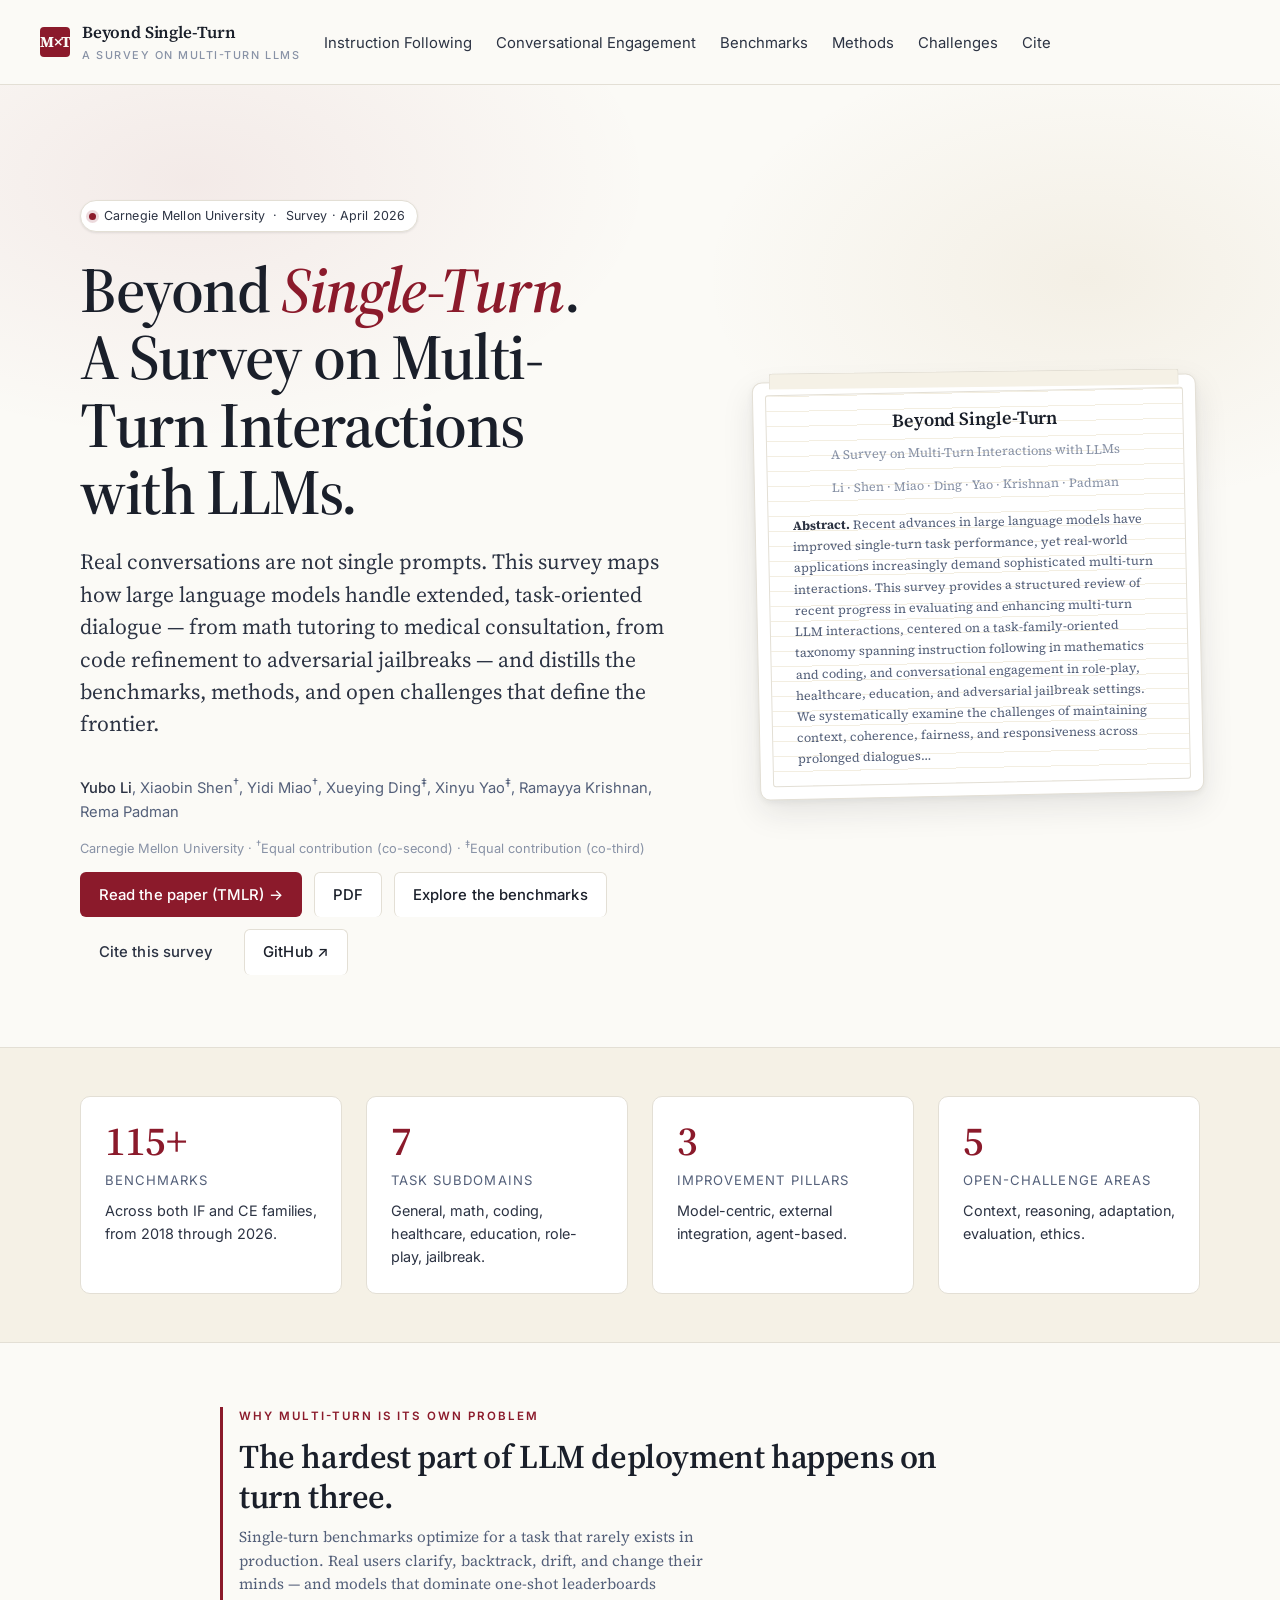
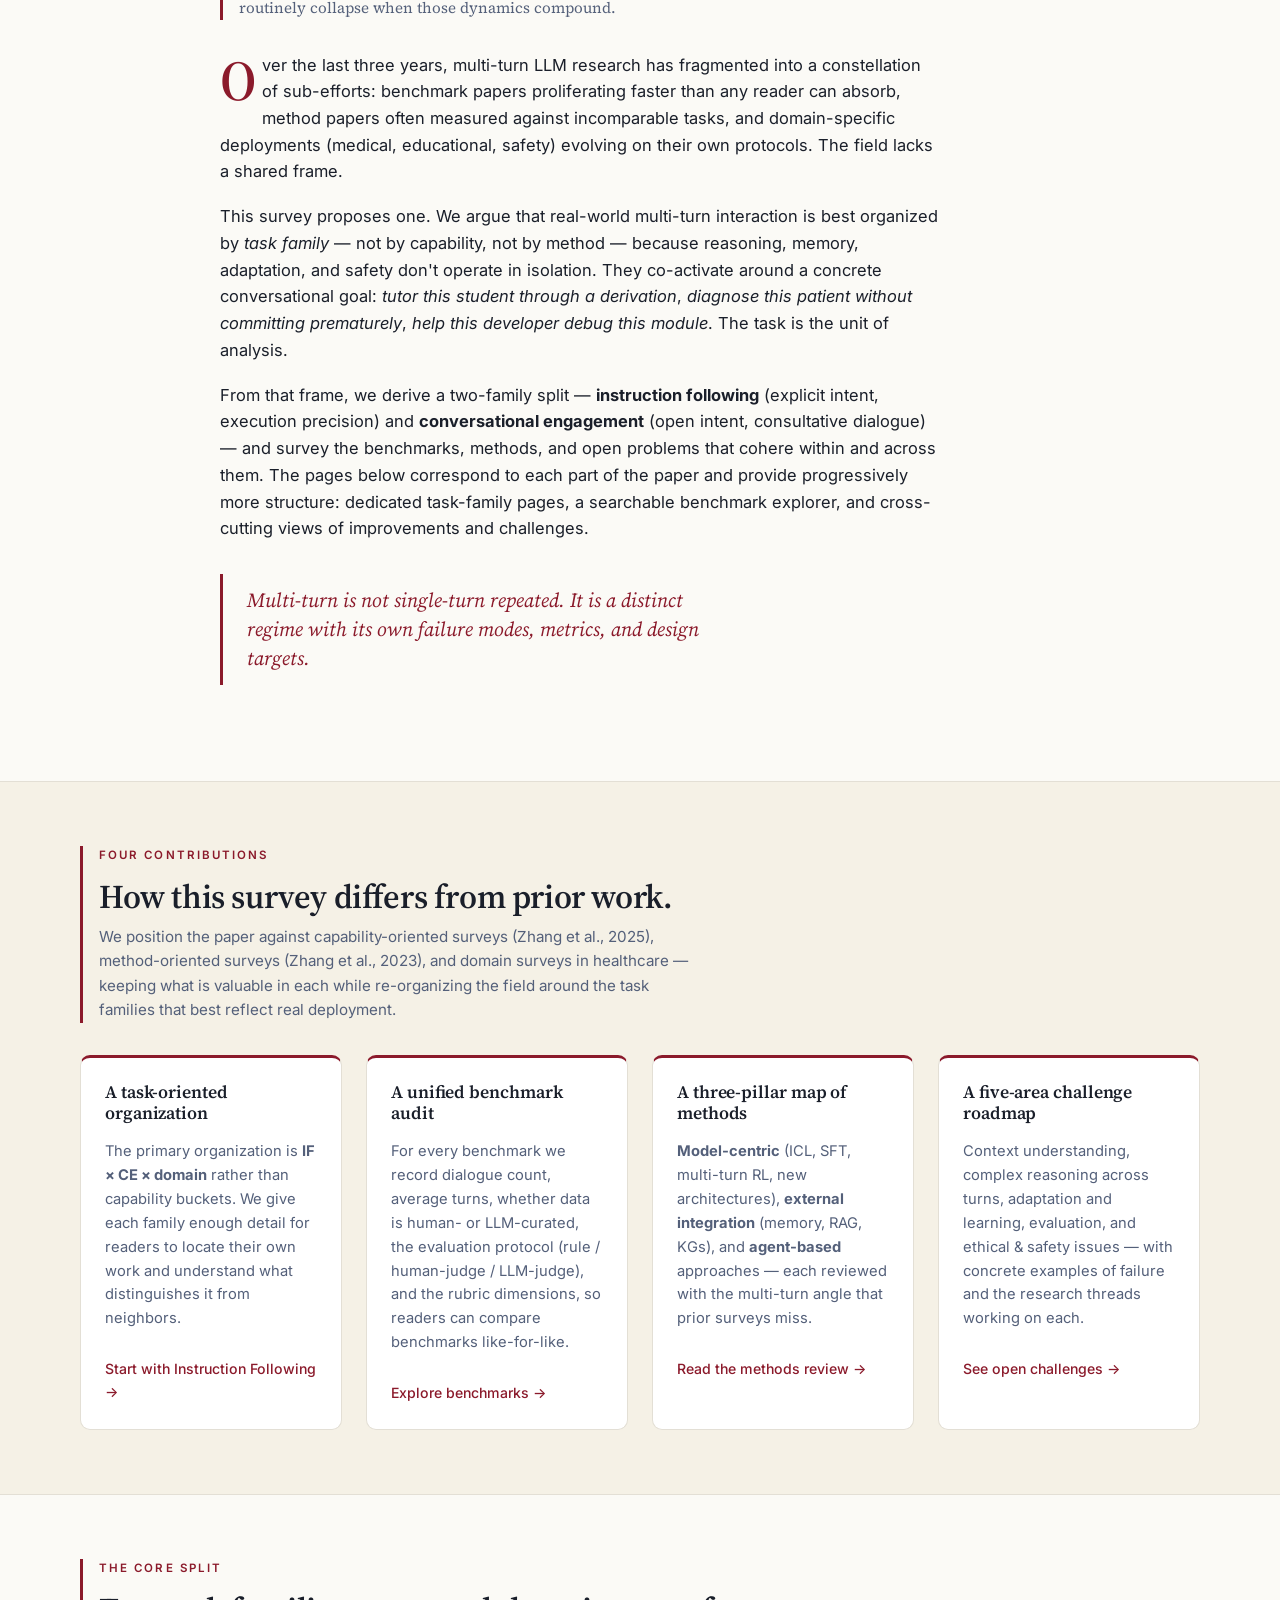
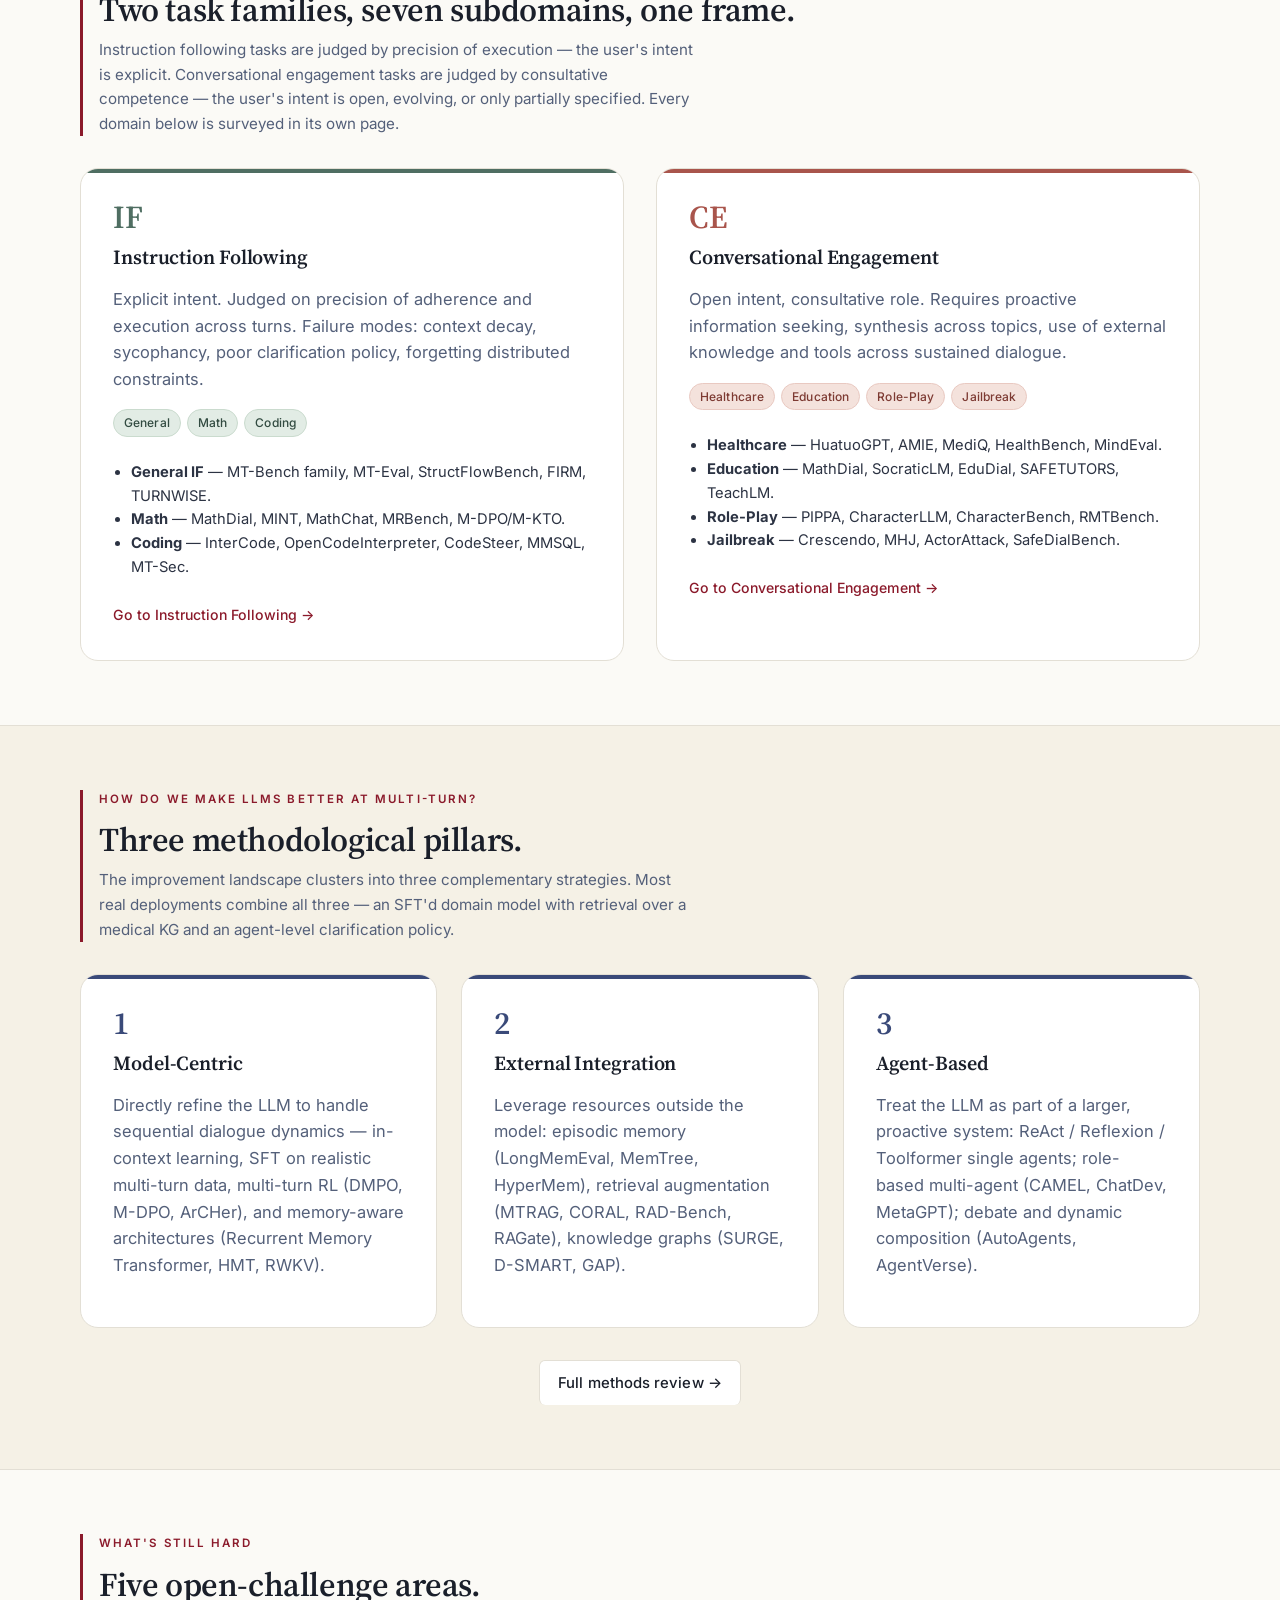
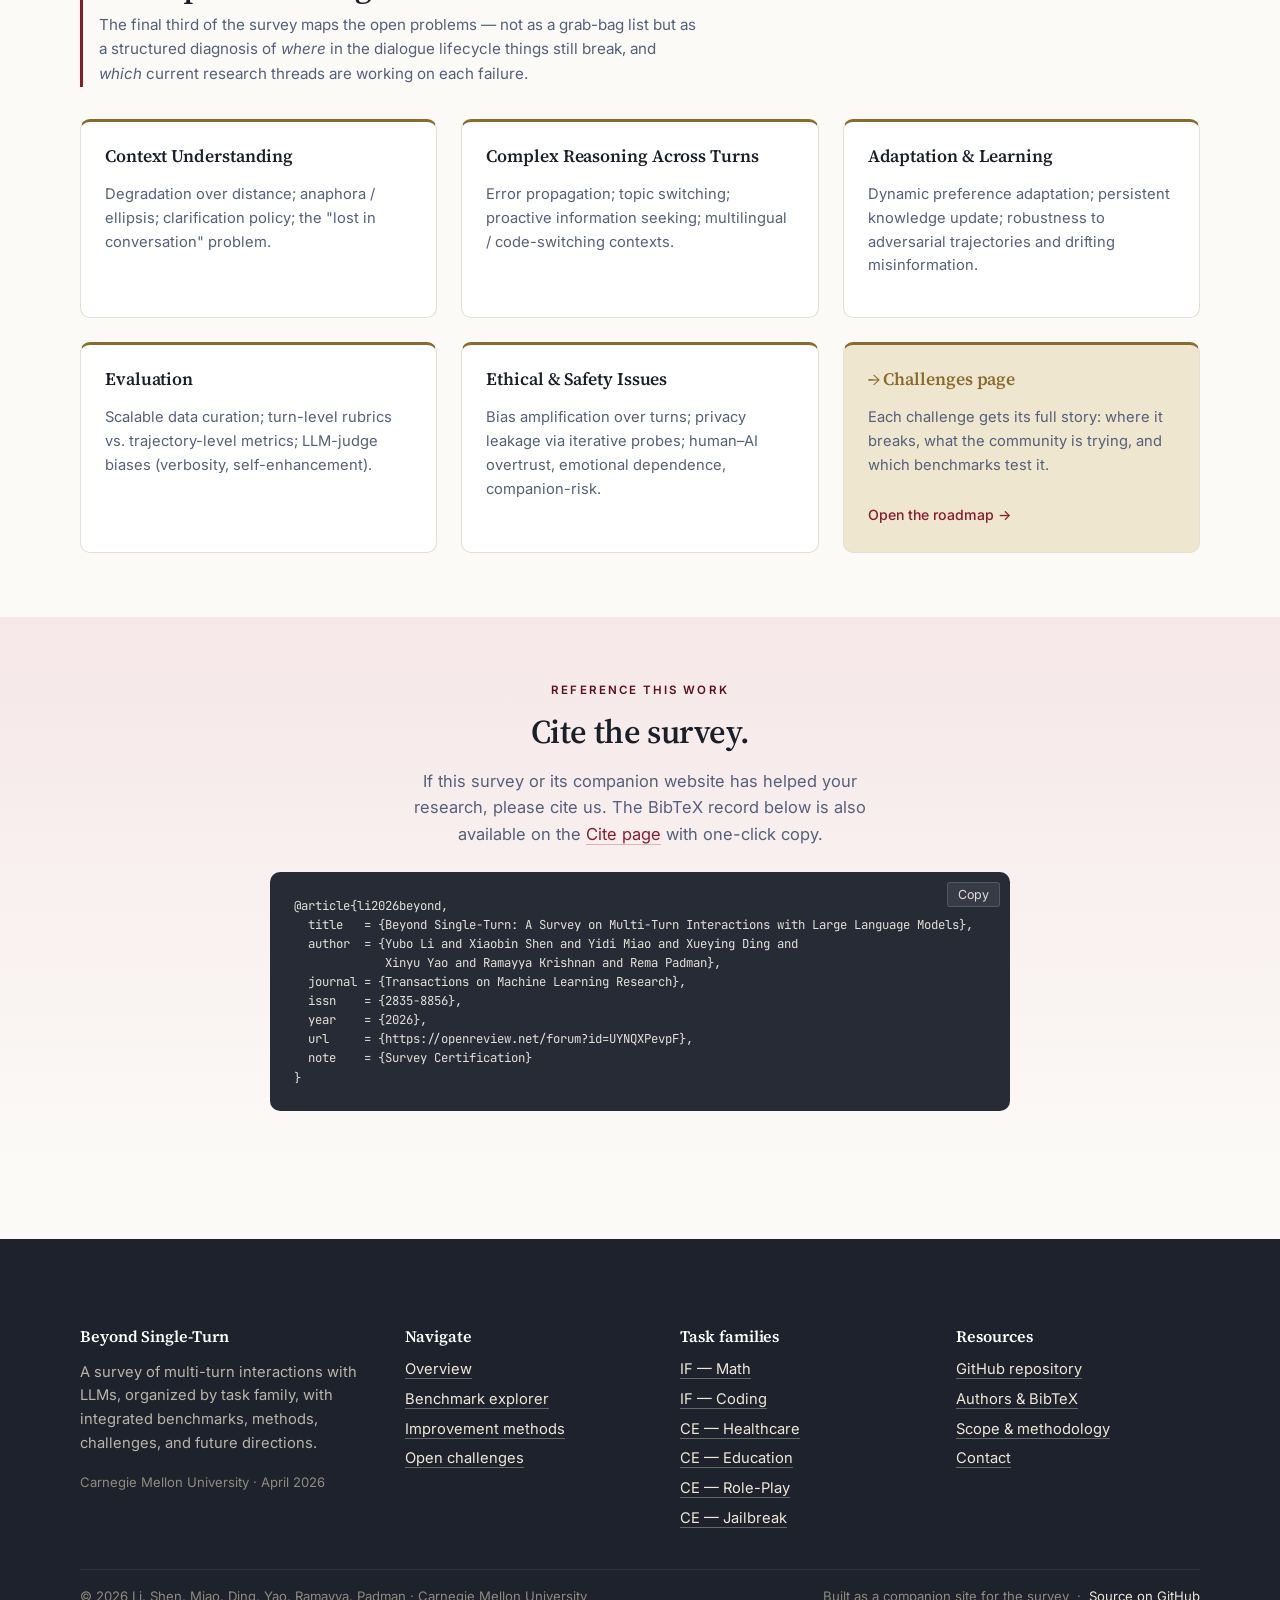
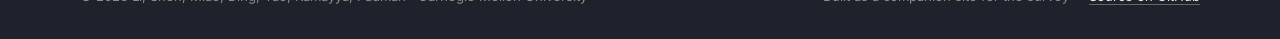
<file: docs/index.html>
<!DOCTYPE html>
<html lang="en">
<head>
<meta charset="UTF-8" />
<meta name="viewport" content="width=device-width, initial-scale=1" />
<title>Beyond Single-Turn — A Survey on Multi-Turn Interactions with LLMs</title>
<meta name="description" content="A CMU survey of multi-turn interactions with large language models (TMLR 2026): task-family-oriented taxonomy, benchmarks, improvement methods, open challenges." />
<meta property="og:title" content="Beyond Single-Turn: A Survey on Multi-Turn Interactions with LLMs" />
<meta property="og:description" content="Task-family-oriented taxonomy spanning instruction following and conversational engagement; benchmarks, improvement methods, and open challenges." />
<meta property="og:type" content="article" />
<link rel="preconnect" href="https://fonts.googleapis.com" crossorigin>
<link rel="preconnect" href="https://fonts.gstatic.com" crossorigin>
<link href="https://fonts.googleapis.com/css2?family=Inter:wght@400;500;600;700&family=Source+Serif+4:ital,opsz,wght@0,8..60,400;0,8..60,500;0,8..60,600;0,8..60,700;1,8..60,400;1,8..60,500&family=JetBrains+Mono:wght@400;500&display=swap" rel="stylesheet" />
<link rel="stylesheet" href="assets/css/styles.css" />
</head>
<body>

<div id="site-header"></div>

<section class="hero">
  <div class="container hero-inner">
    <div class="grid" style="grid-template-columns: 1.35fr 1fr; align-items:center; gap: clamp(40px, 6vw, 80px);">
      <div>
        <span class="hero-badge"><span class="dot"></span> Carnegie Mellon University &nbsp;·&nbsp; Survey · April 2026</span>
        <h1 class="hero-title">Beyond <em>Single-Turn</em>.<br/>A Survey on Multi-Turn Interactions with LLMs.</h1>
        <p class="hero-sub">
          Real conversations are not single prompts. This survey maps how large language models handle
          extended, task-oriented dialogue — from math tutoring to medical consultation, from code refinement
          to adversarial jailbreaks — and distills the benchmarks, methods, and open challenges that define
          the frontier.
        </p>
        <div class="hero-authors">
          <strong>Yubo Li</strong>, Xiaobin Shen<sup>†</sup>, Yidi Miao<sup>†</sup>, Xueying Ding<sup>‡</sup>, Xinyu Yao<sup>‡</sup>, Ramayya Krishnan, Rema Padman
        </div>
        <div class="hero-authors" style="font-size:0.8rem; color:var(--ink-faint); margin-top:4px;">
          Carnegie Mellon University · <sup>†</sup>Equal contribution (co-second) · <sup>‡</sup>Equal contribution (co-third)
        </div>
        <div class="hero-cta-row">
          <a class="btn btn-primary" href="https://openreview.net/forum?id=UYNQXPevpF" target="_blank" rel="noopener">Read the paper (TMLR) →</a>
          <a class="btn btn-outline" href="main.pdf" target="_blank" rel="noopener">PDF</a>
          <a class="btn btn-outline" href="benchmarks.html">Explore the benchmarks</a>
          <a class="btn btn-ghost" href="about.html#cite">Cite this survey</a>
          <a class="btn btn-outline" href="https://github.com/yubol-bobo/Awesome-Multi-Turn-LLMs" target="_blank" rel="noopener">GitHub ↗</a>
        </div>
      </div>
      <div>
        <div class="paper-frame">
          <div class="paper-frame-inner">
            <h3>Beyond Single-Turn</h3>
            <div class="paper-meta">A Survey on Multi-Turn Interactions with LLMs</div>
            <div style="text-align:center; font-size:0.78rem; color:var(--ink-faint); margin-bottom:16px;">
              Li · Shen · Miao · Ding · Yao · Krishnan · Padman
            </div>
            <div style="font-size:0.78rem; line-height:1.7; color:var(--ink-mute);">
              <strong style="color:var(--ink-soft);">Abstract.</strong> Recent advances in large language
              models have improved single-turn task performance, yet real-world applications increasingly
              demand sophisticated multi-turn interactions. This survey provides a structured review of recent
              progress in evaluating and enhancing multi-turn LLM interactions, centered on a task-family-oriented
              taxonomy spanning instruction following in mathematics and coding, and conversational
              engagement in role-play, healthcare, education, and adversarial jailbreak settings. We systematically
              examine the challenges of maintaining context, coherence, fairness, and responsiveness across
              prolonged dialogues…
            </div>
          </div>
        </div>
      </div>
    </div>
  </div>
</section>

<!-- Stats band -->
<section class="section-tight section-alt">
  <div class="container">
    <div class="grid grid-4">
      <div class="stat">
        <div class="stat-num">115+</div>
        <div class="stat-label">Benchmarks</div>
        <div class="stat-sub">Across both IF and CE families, from 2018 through 2026.</div>
      </div>
      <div class="stat">
        <div class="stat-num">7</div>
        <div class="stat-label">Task subdomains</div>
        <div class="stat-sub">General, math, coding, healthcare, education, role-play, jailbreak.</div>
      </div>
      <div class="stat">
        <div class="stat-num">3</div>
        <div class="stat-label">Improvement pillars</div>
        <div class="stat-sub">Model-centric, external integration, agent-based.</div>
      </div>
      <div class="stat">
        <div class="stat-num">5</div>
        <div class="stat-label">Open-challenge areas</div>
        <div class="stat-sub">Context, reasoning, adaptation, evaluation, ethics.</div>
      </div>
    </div>
  </div>
</section>

<!-- Why this matters -->
<section class="section">
  <div class="container container-narrow">
    <div class="section-header">
      <div class="eyebrow">Why multi-turn is its own problem</div>
      <h2>The hardest part of LLM deployment happens on turn&nbsp;three.</h2>
      <p class="lead">Single-turn benchmarks optimize for a task that rarely exists in production. Real users clarify, backtrack, drift, and change their minds — and models that dominate one-shot leaderboards routinely collapse when those dynamics compound.</p>
    </div>
    <div class="prose dropcap">
      <p>
        Over the last three years, multi-turn LLM research has fragmented into a constellation
        of sub-efforts: benchmark papers proliferating faster than any reader can absorb, method
        papers often measured against incomparable tasks, and domain-specific deployments
        (medical, educational, safety) evolving on their own protocols. The field lacks a
        shared frame.
      </p>
      <p>
        This survey proposes one. We argue that real-world multi-turn interaction is best
        organized by <em>task family</em> — not by capability, not by method — because
        reasoning, memory, adaptation, and safety don't operate in isolation. They co-activate
        around a concrete conversational goal: <em>tutor this student through a derivation</em>,
        <em>diagnose this patient without committing prematurely</em>, <em>help this developer
        debug this module</em>. The task is the unit of analysis.
      </p>
      <p>
        From that frame, we derive a two-family split — <strong>instruction following</strong>
        (explicit intent, execution precision) and <strong>conversational engagement</strong>
        (open intent, consultative dialogue) — and survey the benchmarks, methods, and open
        problems that cohere within and across them. The pages below correspond to each part
        of the paper and provide progressively more structure: dedicated task-family pages, a
        searchable benchmark explorer, and cross-cutting views of improvements and challenges.
      </p>
    </div>

    <div class="pull">
      Multi-turn is not single-turn repeated. It is a distinct regime with its own failure modes, metrics, and design targets.
    </div>
  </div>
</section>

<!-- Four contributions -->
<section class="section section-alt">
  <div class="container">
    <div class="section-header">
      <div class="eyebrow">Four contributions</div>
      <h2>How this survey differs from prior work.</h2>
      <p>We position the paper against capability-oriented surveys (Zhang et al., 2025), method-oriented surveys (Zhang et al., 2023), and domain surveys in healthcare — keeping what is valuable in each while re-organizing the field around the task families that best reflect real deployment.</p>
    </div>
    <div class="grid grid-2">
      <div class="card card-accent-crimson">
        <h3>A task-oriented organization</h3>
        <p class="muted">The primary organization is <strong>IF × CE × domain</strong> rather than capability buckets. We give each family enough detail for readers to locate their own work and understand what distinguishes it from neighbors.</p>
        <a class="card-link" href="tasks-if.html">Start with Instruction Following →</a>
      </div>
      <div class="card card-accent-crimson">
        <h3>A unified benchmark audit</h3>
        <p class="muted">For every benchmark we record dialogue count, average turns, whether data is human- or LLM-curated, the evaluation protocol (rule / human-judge / LLM-judge), and the rubric dimensions, so readers can compare benchmarks like-for-like.</p>
        <a class="card-link" href="benchmarks.html">Explore benchmarks →</a>
      </div>
      <div class="card card-accent-crimson">
        <h3>A three-pillar map of methods</h3>
        <p class="muted"><strong>Model-centric</strong> (ICL, SFT, multi-turn RL, new architectures), <strong>external integration</strong> (memory, RAG, KGs), and <strong>agent-based</strong> approaches — each reviewed with the multi-turn angle that prior surveys miss.</p>
        <a class="card-link" href="methods.html">Read the methods review →</a>
      </div>
      <div class="card card-accent-crimson">
        <h3>A five-area challenge roadmap</h3>
        <p class="muted">Context understanding, complex reasoning across turns, adaptation and learning, evaluation, and ethical &amp; safety issues — with concrete examples of failure and the research threads working on each.</p>
        <a class="card-link" href="challenges.html">See open challenges →</a>
      </div>
    </div>
  </div>
</section>

<!-- Task-family preview -->
<section class="section">
  <div class="container">
    <div class="section-header">
      <div class="eyebrow">The core split</div>
      <h2>Two task families, seven subdomains, one frame.</h2>
      <p>Instruction following tasks are judged by precision of execution — the user's intent is explicit. Conversational engagement tasks are judged by consultative competence — the user's intent is open, evolving, or only partially specified. Every domain below is surveyed in its own page.</p>
    </div>

    <div class="grid" style="grid-template-columns: 1fr 1fr; gap: var(--space-6);">
      <div class="pillar if">
        <div class="pillar-num">IF</div>
        <h3>Instruction Following</h3>
        <p class="muted">Explicit intent. Judged on precision of adherence and execution across turns. Failure modes: context decay, sycophancy, poor clarification policy, forgetting distributed constraints.</p>
        <div class="pill-row">
          <span class="chip chip-if">General</span>
          <span class="chip chip-if">Math</span>
          <span class="chip chip-if">Coding</span>
        </div>
        <ul style="padding-left: 18px; font-size: 0.92rem; color: var(--ink-soft); margin-bottom: 0;">
          <li><strong>General IF</strong> — MT-Bench family, MT-Eval, StructFlowBench, FIRM, TURNWISE.</li>
          <li><strong>Math</strong> — MathDial, MINT, MathChat, MRBench, M-DPO/M-KTO.</li>
          <li><strong>Coding</strong> — InterCode, OpenCodeInterpreter, CodeSteer, MMSQL, MT-Sec.</li>
        </ul>
        <a class="card-link mt-5" href="tasks-if.html">Go to Instruction Following →</a>
      </div>

      <div class="pillar ce">
        <div class="pillar-num">CE</div>
        <h3>Conversational Engagement</h3>
        <p class="muted">Open intent, consultative role. Requires proactive information seeking, synthesis across topics, use of external knowledge and tools across sustained dialogue.</p>
        <div class="pill-row">
          <span class="chip chip-ce">Healthcare</span>
          <span class="chip chip-ce">Education</span>
          <span class="chip chip-ce">Role-Play</span>
          <span class="chip chip-ce">Jailbreak</span>
        </div>
        <ul style="padding-left: 18px; font-size: 0.92rem; color: var(--ink-soft); margin-bottom: 0;">
          <li><strong>Healthcare</strong> — HuatuoGPT, AMIE, MediQ, HealthBench, MindEval.</li>
          <li><strong>Education</strong> — MathDial, SocraticLM, EduDial, SAFETUTORS, TeachLM.</li>
          <li><strong>Role-Play</strong> — PIPPA, CharacterLLM, CharacterBench, RMTBench.</li>
          <li><strong>Jailbreak</strong> — Crescendo, MHJ, ActorAttack, SafeDialBench.</li>
        </ul>
        <a class="card-link mt-5" href="tasks-ce.html">Go to Conversational Engagement →</a>
      </div>
    </div>
  </div>
</section>

<!-- Methods band -->
<section class="section section-alt">
  <div class="container">
    <div class="section-header">
      <div class="eyebrow">How do we make LLMs better at multi-turn?</div>
      <h2>Three methodological pillars.</h2>
      <p>The improvement landscape clusters into three complementary strategies. Most real deployments combine all three — an SFT'd domain model with retrieval over a medical KG and an agent-level clarification policy.</p>
    </div>
    <div class="grid grid-3">
      <div class="pillar meth">
        <div class="pillar-num">1</div>
        <h3>Model-Centric</h3>
        <p class="muted">Directly refine the LLM to handle sequential dialogue dynamics — in-context learning, SFT on realistic multi-turn data, multi-turn RL (DMPO, M-DPO, ArCHer), and memory-aware architectures (Recurrent Memory Transformer, HMT, RWKV).</p>
      </div>
      <div class="pillar meth">
        <div class="pillar-num">2</div>
        <h3>External Integration</h3>
        <p class="muted">Leverage resources outside the model: episodic memory (LongMemEval, MemTree, HyperMem), retrieval augmentation (MTRAG, CORAL, RAD-Bench, RAGate), knowledge graphs (SURGE, D-SMART, GAP).</p>
      </div>
      <div class="pillar meth">
        <div class="pillar-num">3</div>
        <h3>Agent-Based</h3>
        <p class="muted">Treat the LLM as part of a larger, proactive system: ReAct / Reflexion / Toolformer single agents; role-based multi-agent (CAMEL, ChatDev, MetaGPT); debate and dynamic composition (AutoAgents, AgentVerse).</p>
      </div>
    </div>
    <div class="mt-6 center">
      <a class="btn btn-outline" href="methods.html">Full methods review →</a>
    </div>
  </div>
</section>

<!-- Challenges band -->
<section class="section">
  <div class="container">
    <div class="section-header">
      <div class="eyebrow">What's still hard</div>
      <h2>Five open-challenge areas.</h2>
      <p>The final third of the survey maps the open problems — not as a grab-bag list but as a structured diagnosis of <em>where</em> in the dialogue lifecycle things still break, and <em>which</em> current research threads are working on each failure.</p>
    </div>
    <div class="grid grid-3">
      <div class="card card-accent-chal">
        <h3>Context Understanding</h3>
        <p class="muted">Degradation over distance; anaphora / ellipsis; clarification policy; the "lost in conversation" problem.</p>
      </div>
      <div class="card card-accent-chal">
        <h3>Complex Reasoning Across Turns</h3>
        <p class="muted">Error propagation; topic switching; proactive information seeking; multilingual / code-switching contexts.</p>
      </div>
      <div class="card card-accent-chal">
        <h3>Adaptation &amp; Learning</h3>
        <p class="muted">Dynamic preference adaptation; persistent knowledge update; robustness to adversarial trajectories and drifting misinformation.</p>
      </div>
      <div class="card card-accent-chal">
        <h3>Evaluation</h3>
        <p class="muted">Scalable data curation; turn-level rubrics vs. trajectory-level metrics; LLM-judge biases (verbosity, self-enhancement).</p>
      </div>
      <div class="card card-accent-chal">
        <h3>Ethical &amp; Safety Issues</h3>
        <p class="muted">Bias amplification over turns; privacy leakage via iterative probes; human–AI overtrust, emotional dependence, companion-risk.</p>
      </div>
      <div class="card card-accent-chal" style="background: var(--ochre-tint); border-top-color: var(--ochre);">
        <h3 style="color: var(--ochre);">→ Challenges page</h3>
        <p class="muted">Each challenge gets its full story: where it breaks, what the community is trying, and which benchmarks test it.</p>
        <a class="card-link" href="challenges.html">Open the roadmap →</a>
      </div>
    </div>
  </div>
</section>

<!-- CTA -->
<section class="section section-crimson">
  <div class="container container-narrow center">
    <div class="eyebrow" style="color: var(--crimson-ink);">Reference this work</div>
    <h2 style="margin-top: 0;">Cite the survey.</h2>
    <p class="muted" style="max-width: 50ch; margin: 0 auto var(--space-5);">
      If this survey or its companion website has helped your research, please cite us. The BibTeX
      record below is also available on the <a href="about.html#cite">Cite page</a> with one-click copy.
    </p>
    <div class="bib-box" style="text-align: left; max-width: 740px; margin: 0 auto;">
      <button class="bib-copy">Copy</button>
      <pre class="bib-body" style="background: transparent; border: none; padding: 0; color: inherit; line-height: 1.55; margin: 0;">@article{li2026beyond,
  title   = {Beyond Single-Turn: A Survey on Multi-Turn Interactions with Large Language Models},
  author  = {Yubo Li and Xiaobin Shen and Yidi Miao and Xueying Ding and
             Xinyu Yao and Ramayya Krishnan and Rema Padman},
  journal = {Transactions on Machine Learning Research},
  issn    = {2835-8856},
  year    = {2026},
  url     = {https://openreview.net/forum?id=UYNQXPevpF},
  note    = {Survey Certification}
}</pre>
    </div>
  </div>
</section>

<div id="site-footer"></div>
<script src="assets/js/partials.js"></script>
<script src="assets/js/main.js"></script>
</body>
</html>
</file>
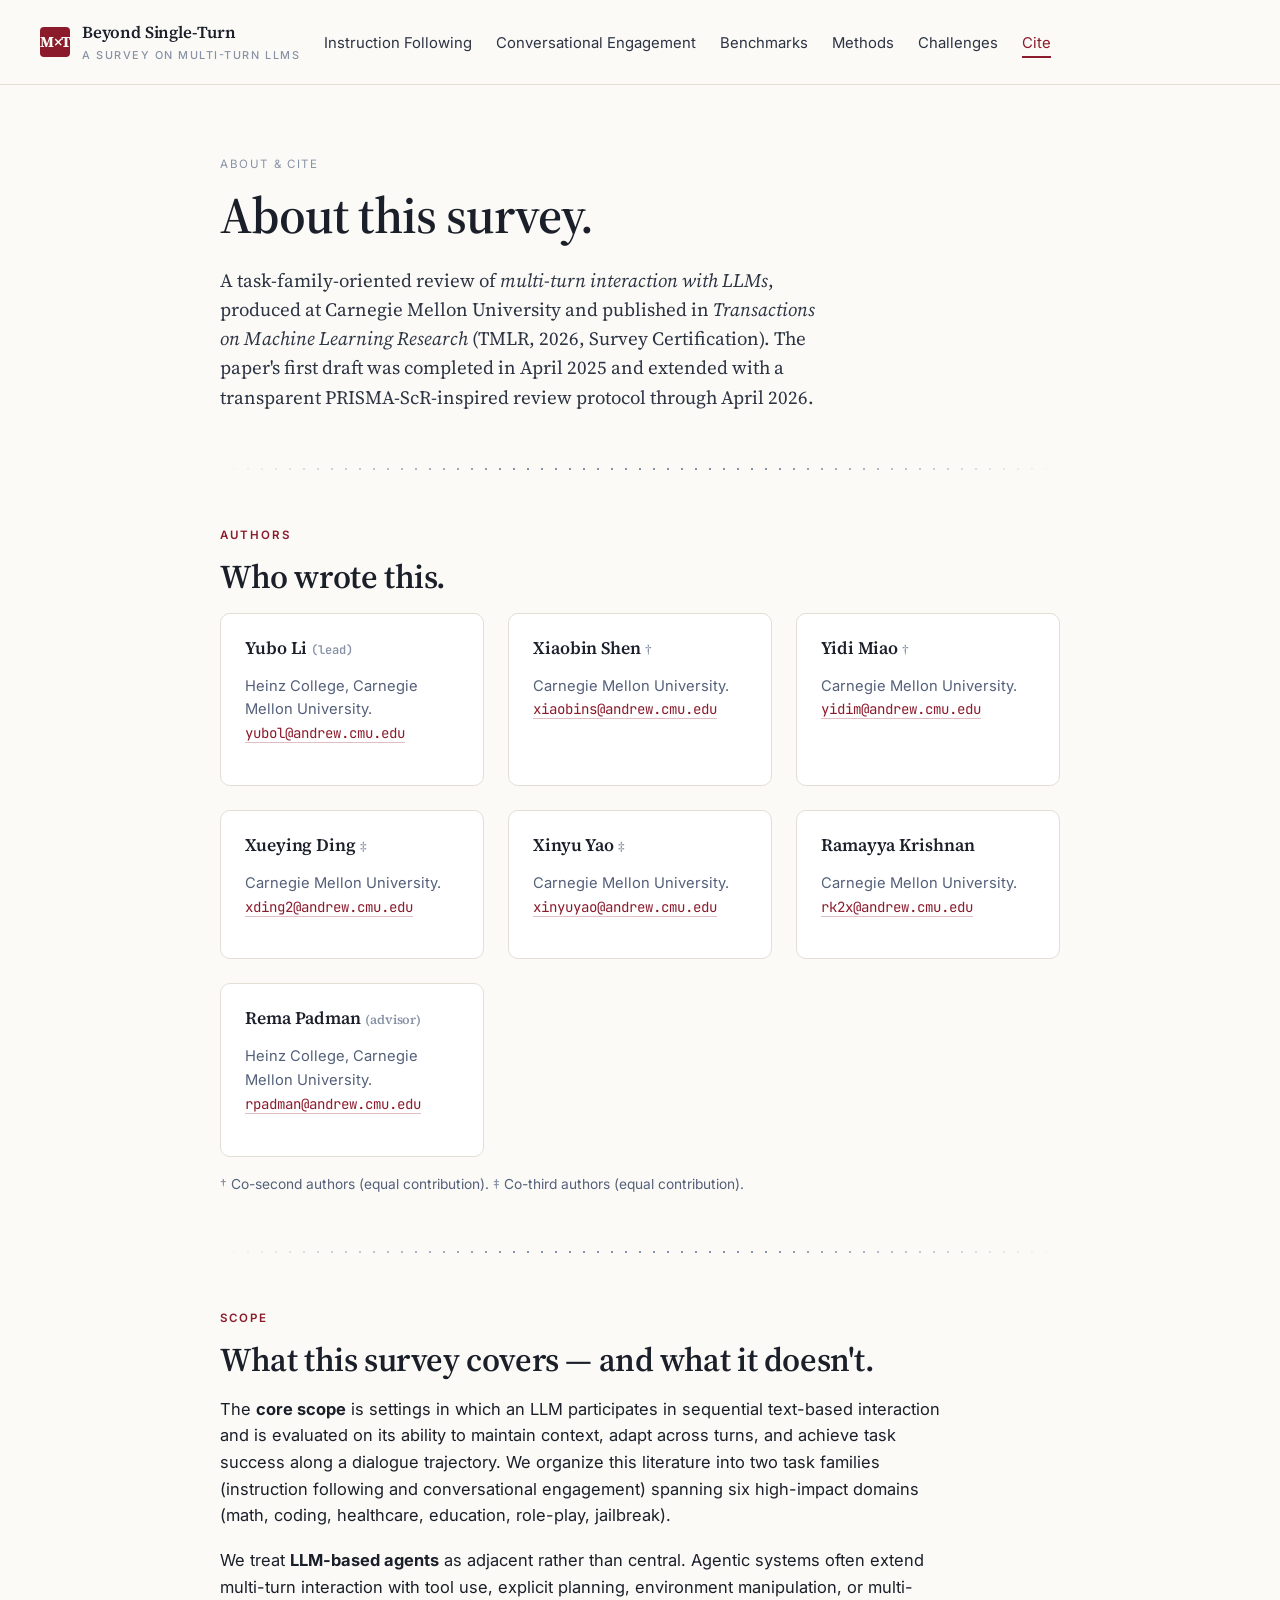
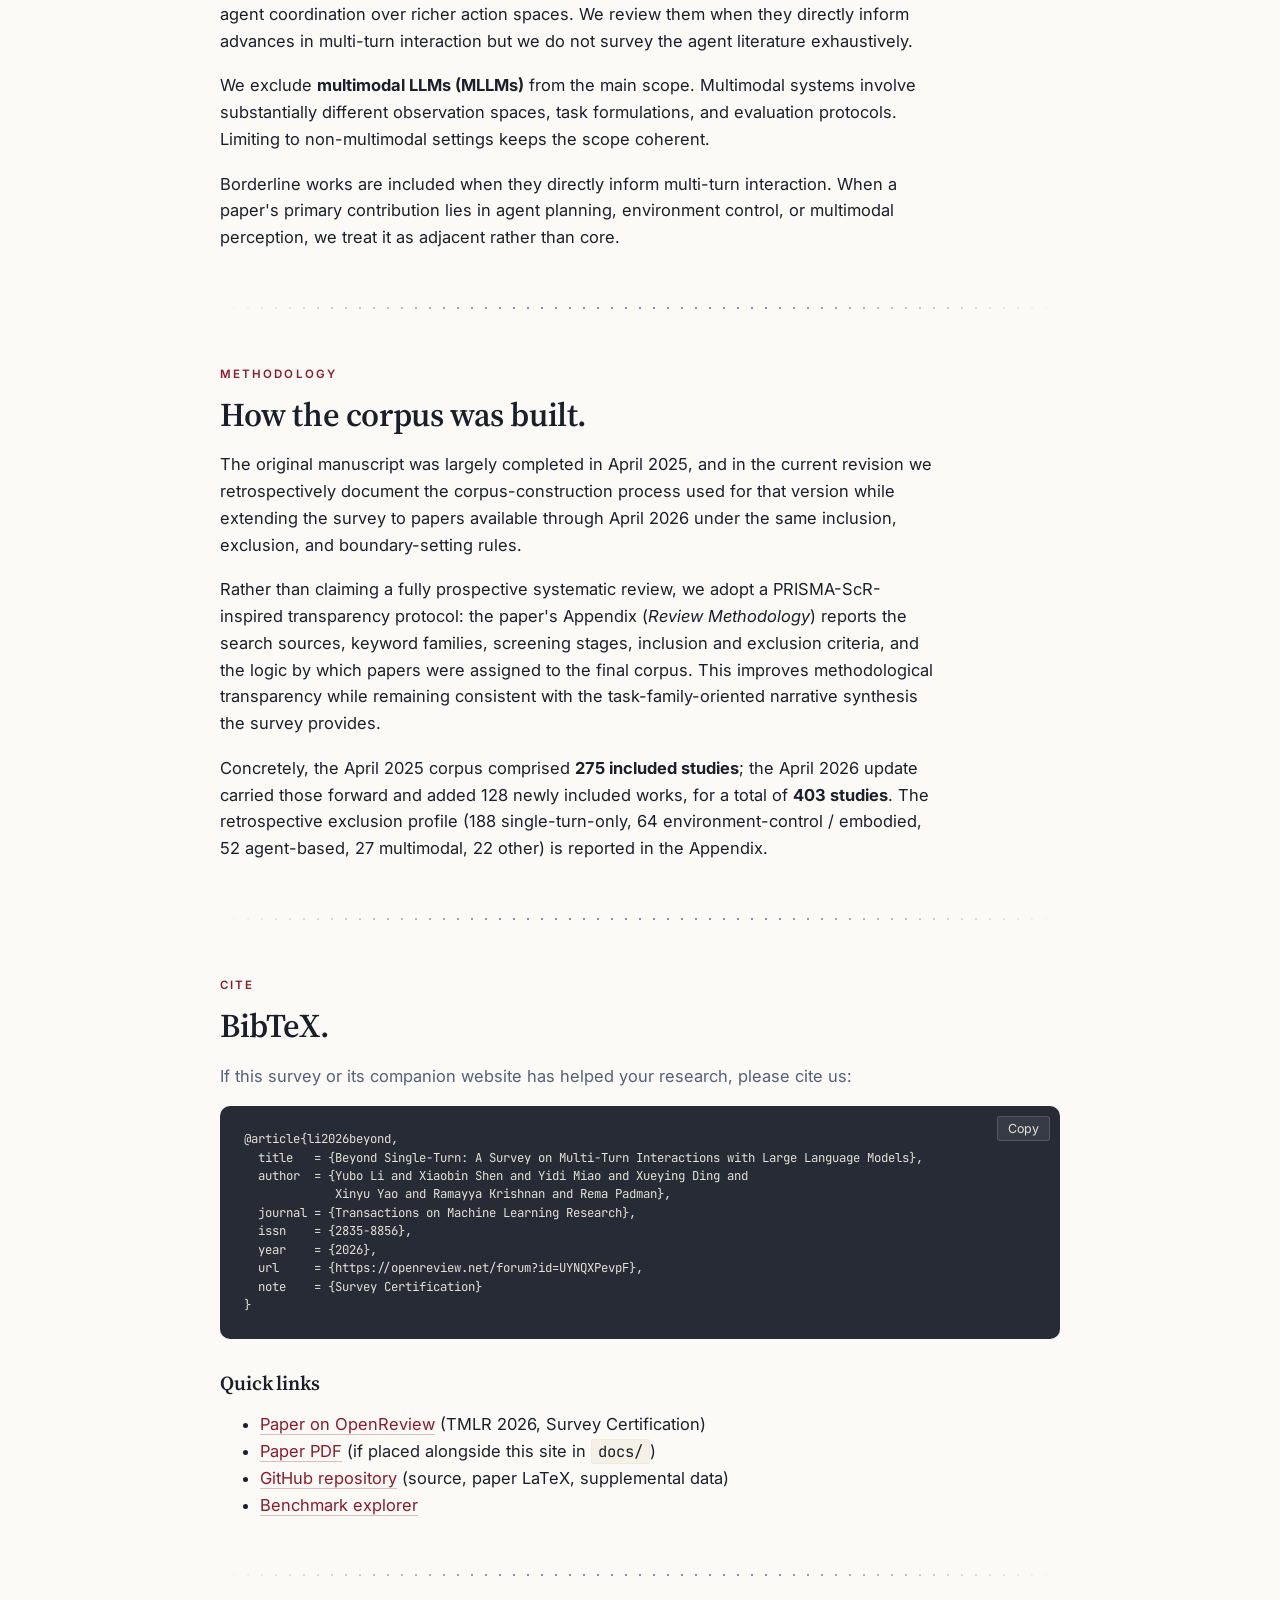
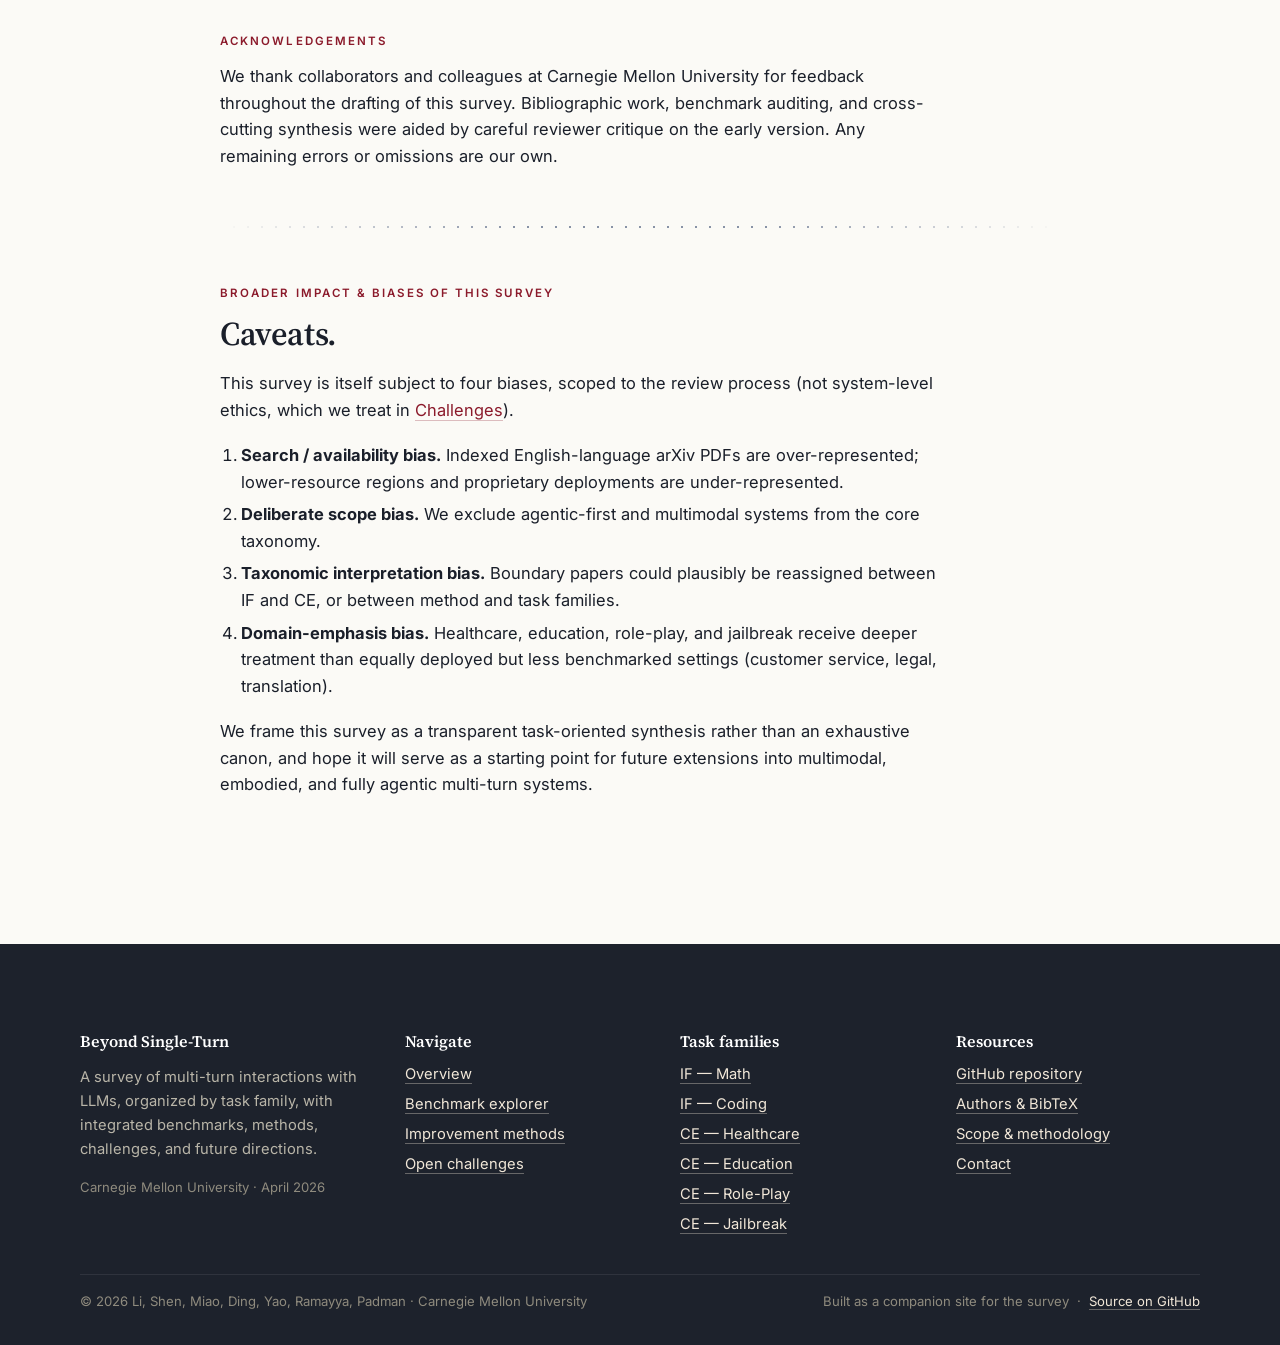
<file: docs/about.html>
<!DOCTYPE html>
<html lang="en">
<head>
<meta charset="UTF-8" />
<meta name="viewport" content="width=device-width, initial-scale=1" />
<title>About &amp; Cite — Beyond Single-Turn</title>
<meta name="description" content="Authors, scope, review methodology, BibTeX citation, and links for the CMU multi-turn LLM survey." />
<link rel="preconnect" href="https://fonts.googleapis.com" crossorigin>
<link rel="preconnect" href="https://fonts.gstatic.com" crossorigin>
<link href="https://fonts.googleapis.com/css2?family=Inter:wght@400;500;600;700&family=Source+Serif+4:ital,opsz,wght@0,8..60,400;0,8..60,500;0,8..60,600;0,8..60,700;1,8..60,400;1,8..60,500&family=JetBrains+Mono:wght@400;500&display=swap" rel="stylesheet" />
<link rel="stylesheet" href="assets/css/styles.css" />
</head>
<body>
<div id="site-header"></div>

<section class="section">
  <div class="container container-narrow">
    <div class="page-badge">About &amp; Cite</div>
    <h1 style="max-width: 22ch;">About this survey.</h1>
    <p class="lead">
      A task-family-oriented review of <em>multi-turn interaction with LLMs</em>, produced at Carnegie
      Mellon University and published in <em>Transactions on Machine Learning Research</em> (TMLR, 2026,
      Survey Certification). The paper's first draft was completed in April 2025 and extended with a
      transparent PRISMA-ScR-inspired review protocol through April 2026.
    </p>

    <hr class="ornament" />

    <div class="eyebrow">Authors</div>
    <h2 style="margin-top: 0;">Who wrote this.</h2>
    <div class="grid grid-2 mt-3">
      <div class="card">
        <h3>Yubo Li <span class="faint mono" style="font-size:0.75rem;">(lead)</span></h3>
        <p class="muted">Heinz College, Carnegie Mellon University.<br/>
        <a href="mailto:yubol@andrew.cmu.edu" class="mono" style="font-size:0.88rem;">yubol@andrew.cmu.edu</a></p>
      </div>
      <div class="card">
        <h3>Xiaobin Shen <span class="faint" style="font-size:0.8rem;">†</span></h3>
        <p class="muted">Carnegie Mellon University.<br/>
        <a href="mailto:xiaobins@andrew.cmu.edu" class="mono" style="font-size:0.88rem;">xiaobins@andrew.cmu.edu</a></p>
      </div>
      <div class="card">
        <h3>Yidi Miao <span class="faint" style="font-size:0.8rem;">†</span></h3>
        <p class="muted">Carnegie Mellon University.<br/>
        <a href="mailto:yidim@andrew.cmu.edu" class="mono" style="font-size:0.88rem;">yidim@andrew.cmu.edu</a></p>
      </div>
      <div class="card">
        <h3>Xueying Ding <span class="faint" style="font-size:0.8rem;">‡</span></h3>
        <p class="muted">Carnegie Mellon University.<br/>
        <a href="mailto:xding2@andrew.cmu.edu" class="mono" style="font-size:0.88rem;">xding2@andrew.cmu.edu</a></p>
      </div>
      <div class="card">
        <h3>Xinyu Yao <span class="faint" style="font-size:0.8rem;">‡</span></h3>
        <p class="muted">Carnegie Mellon University.<br/>
        <a href="mailto:xinyuyao@andrew.cmu.edu" class="mono" style="font-size:0.88rem;">xinyuyao@andrew.cmu.edu</a></p>
      </div>
      <div class="card">
        <h3>Ramayya Krishnan</h3>
        <p class="muted">Carnegie Mellon University.<br/>
        <a href="mailto:rk2x@andrew.cmu.edu" class="mono" style="font-size:0.88rem;">rk2x@andrew.cmu.edu</a></p>
      </div>
      <div class="card">
        <h3>Rema Padman <span class="faint" style="font-size:0.8rem;">(advisor)</span></h3>
        <p class="muted">Heinz College, Carnegie Mellon University.<br/>
        <a href="mailto:rpadman@andrew.cmu.edu" class="mono" style="font-size:0.88rem;">rpadman@andrew.cmu.edu</a></p>
      </div>
    </div>
    <p class="muted mt-4" style="font-size: 0.86rem;">
      <span class="faint">†</span> Co-second authors (equal contribution).
      <span class="faint">‡</span> Co-third authors (equal contribution).
    </p>

    <hr class="ornament" />

    <div id="scope"></div>
    <div class="eyebrow">Scope</div>
    <h2 style="margin-top: 0;">What this survey covers — and what it doesn't.</h2>
    <div class="prose">
      <p>
        The <strong>core scope</strong> is settings in which an LLM participates in sequential
        text-based interaction and is evaluated on its ability to maintain context, adapt
        across turns, and achieve task success along a dialogue trajectory. We organize this
        literature into two task families (instruction following and conversational
        engagement) spanning six high-impact domains (math, coding, healthcare, education,
        role-play, jailbreak).
      </p>
      <p>
        We treat <strong>LLM-based agents</strong> as adjacent rather than central. Agentic
        systems often extend multi-turn interaction with tool use, explicit planning,
        environment manipulation, or multi-agent coordination over richer action spaces. We
        review them when they directly inform advances in multi-turn interaction but we do
        not survey the agent literature exhaustively.
      </p>
      <p>
        We exclude <strong>multimodal LLMs (MLLMs)</strong> from the main scope. Multimodal
        systems involve substantially different observation spaces, task formulations, and
        evaluation protocols. Limiting to non-multimodal settings keeps the scope coherent.
      </p>
      <p>
        Borderline works are included when they directly inform multi-turn interaction. When
        a paper's primary contribution lies in agent planning, environment control, or
        multimodal perception, we treat it as adjacent rather than core.
      </p>
    </div>

    <hr class="ornament" />

    <div class="eyebrow">Methodology</div>
    <h2 style="margin-top: 0;">How the corpus was built.</h2>
    <div class="prose">
      <p>
        The original manuscript was largely completed in April 2025, and in the current
        revision we retrospectively document the corpus-construction process used for that
        version while extending the survey to papers available through April 2026 under the
        same inclusion, exclusion, and boundary-setting rules.
      </p>
      <p>
        Rather than claiming a fully prospective systematic review, we adopt a
        PRISMA-ScR-inspired transparency protocol: the paper's Appendix
        (<em>Review Methodology</em>) reports the search sources, keyword families, screening
        stages, inclusion and exclusion criteria, and the logic by which papers were assigned
        to the final corpus. This improves methodological transparency while remaining
        consistent with the task-family-oriented narrative synthesis the survey provides.
      </p>
      <p>
        Concretely, the April 2025 corpus comprised <strong>275 included studies</strong>; the April 2026
        update carried those forward and added 128 newly included works, for a total of
        <strong>403 studies</strong>. The retrospective exclusion profile (188 single-turn-only, 64
        environment-control / embodied, 52 agent-based, 27 multimodal, 22 other) is reported in the Appendix.
      </p>
    </div>

    <hr class="ornament" />

    <div id="cite"></div>
    <div class="eyebrow">Cite</div>
    <h2 style="margin-top: 0;">BibTeX.</h2>
    <p class="muted">If this survey or its companion website has helped your research, please cite us:</p>

    <div class="bib-box">
      <button class="bib-copy">Copy</button>
      <pre class="bib-body" style="background: transparent; border: none; padding: 0; color: inherit; margin: 0;">@article{li2026beyond,
  title   = {Beyond Single-Turn: A Survey on Multi-Turn Interactions with Large Language Models},
  author  = {Yubo Li and Xiaobin Shen and Yidi Miao and Xueying Ding and
             Xinyu Yao and Ramayya Krishnan and Rema Padman},
  journal = {Transactions on Machine Learning Research},
  issn    = {2835-8856},
  year    = {2026},
  url     = {https://openreview.net/forum?id=UYNQXPevpF},
  note    = {Survey Certification}
}</pre>
    </div>

    <h3 class="mt-6">Quick links</h3>
    <ul>
      <li><a href="https://openreview.net/forum?id=UYNQXPevpF" target="_blank" rel="noopener">Paper on OpenReview</a> (TMLR 2026, Survey Certification)</li>
      <li><a href="main.pdf" target="_blank" rel="noopener">Paper PDF</a> (if placed alongside this site in <code>docs/</code>)</li>
      <li><a href="https://github.com/yubol-bobo/Awesome-Multi-Turn-LLMs" target="_blank" rel="noopener">GitHub repository</a> (source, paper LaTeX, supplemental data)</li>
      <li><a href="benchmarks.html">Benchmark explorer</a></li>
    </ul>

    <hr class="ornament" />

    <div class="eyebrow">Acknowledgements</div>
    <div class="prose">
      <p>
        We thank collaborators and colleagues at Carnegie Mellon University for feedback
        throughout the drafting of this survey. Bibliographic work, benchmark auditing, and
        cross-cutting synthesis were aided by careful reviewer critique on the early version.
        Any remaining errors or omissions are our own.
      </p>
    </div>

    <hr class="ornament" />

    <div class="eyebrow">Broader impact &amp; biases of this survey</div>
    <h2 style="margin-top: 0;">Caveats.</h2>
    <div class="prose">
      <p>
        This survey is itself subject to four biases, scoped to the review process (not
        system-level ethics, which we treat in <a href="challenges.html#chal-ethics">Challenges</a>).
      </p>
      <ol>
        <li><strong>Search / availability bias.</strong> Indexed English-language arXiv PDFs
          are over-represented; lower-resource regions and proprietary deployments are
          under-represented.</li>
        <li><strong>Deliberate scope bias.</strong> We exclude agentic-first and multimodal
          systems from the core taxonomy.</li>
        <li><strong>Taxonomic interpretation bias.</strong> Boundary papers could plausibly be
          reassigned between IF and CE, or between method and task families.</li>
        <li><strong>Domain-emphasis bias.</strong> Healthcare, education, role-play, and
          jailbreak receive deeper treatment than equally deployed but less benchmarked
          settings (customer service, legal, translation).</li>
      </ol>
      <p>
        We frame this survey as a transparent task-oriented synthesis rather than an
        exhaustive canon, and hope it will serve as a starting point for future extensions
        into multimodal, embodied, and fully agentic multi-turn systems.
      </p>
    </div>
  </div>
</section>

<div id="site-footer"></div>
<script src="assets/js/partials.js"></script>
<script src="assets/js/main.js"></script>
</body>
</html>
</file>
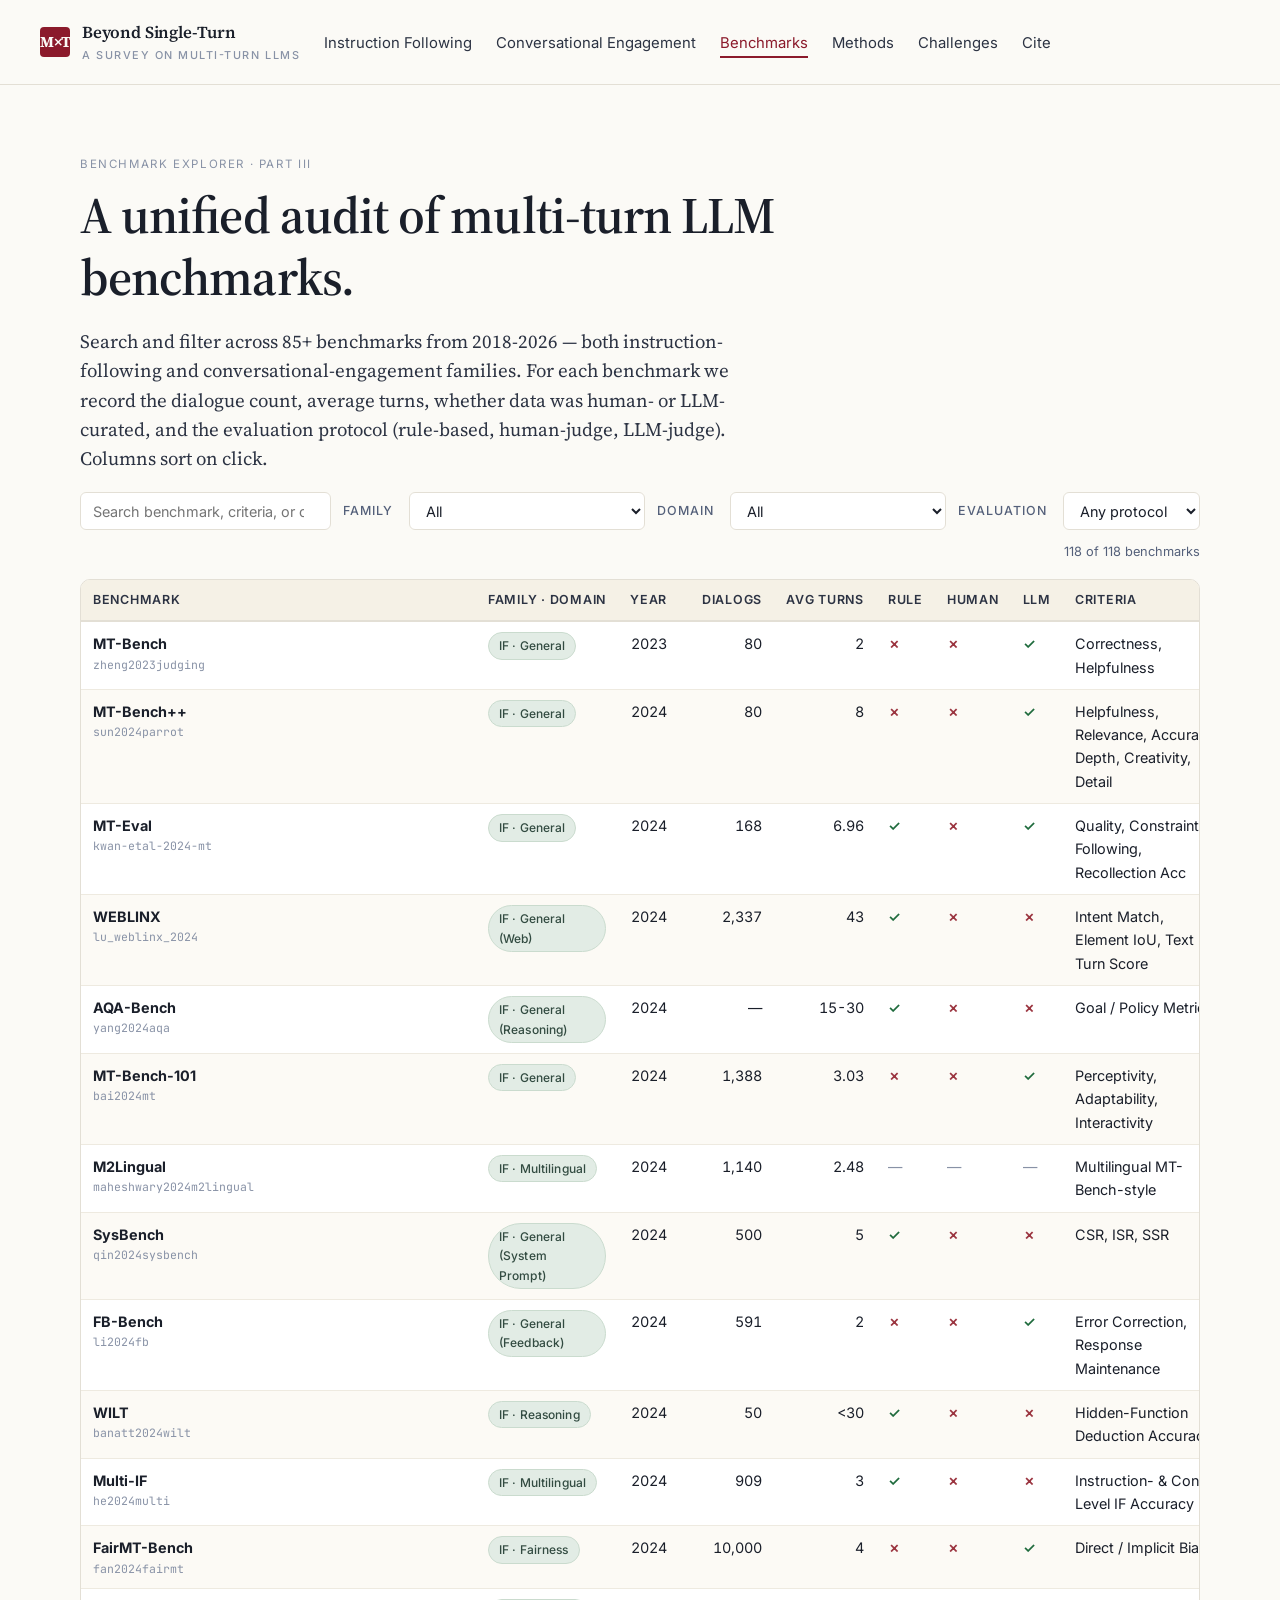
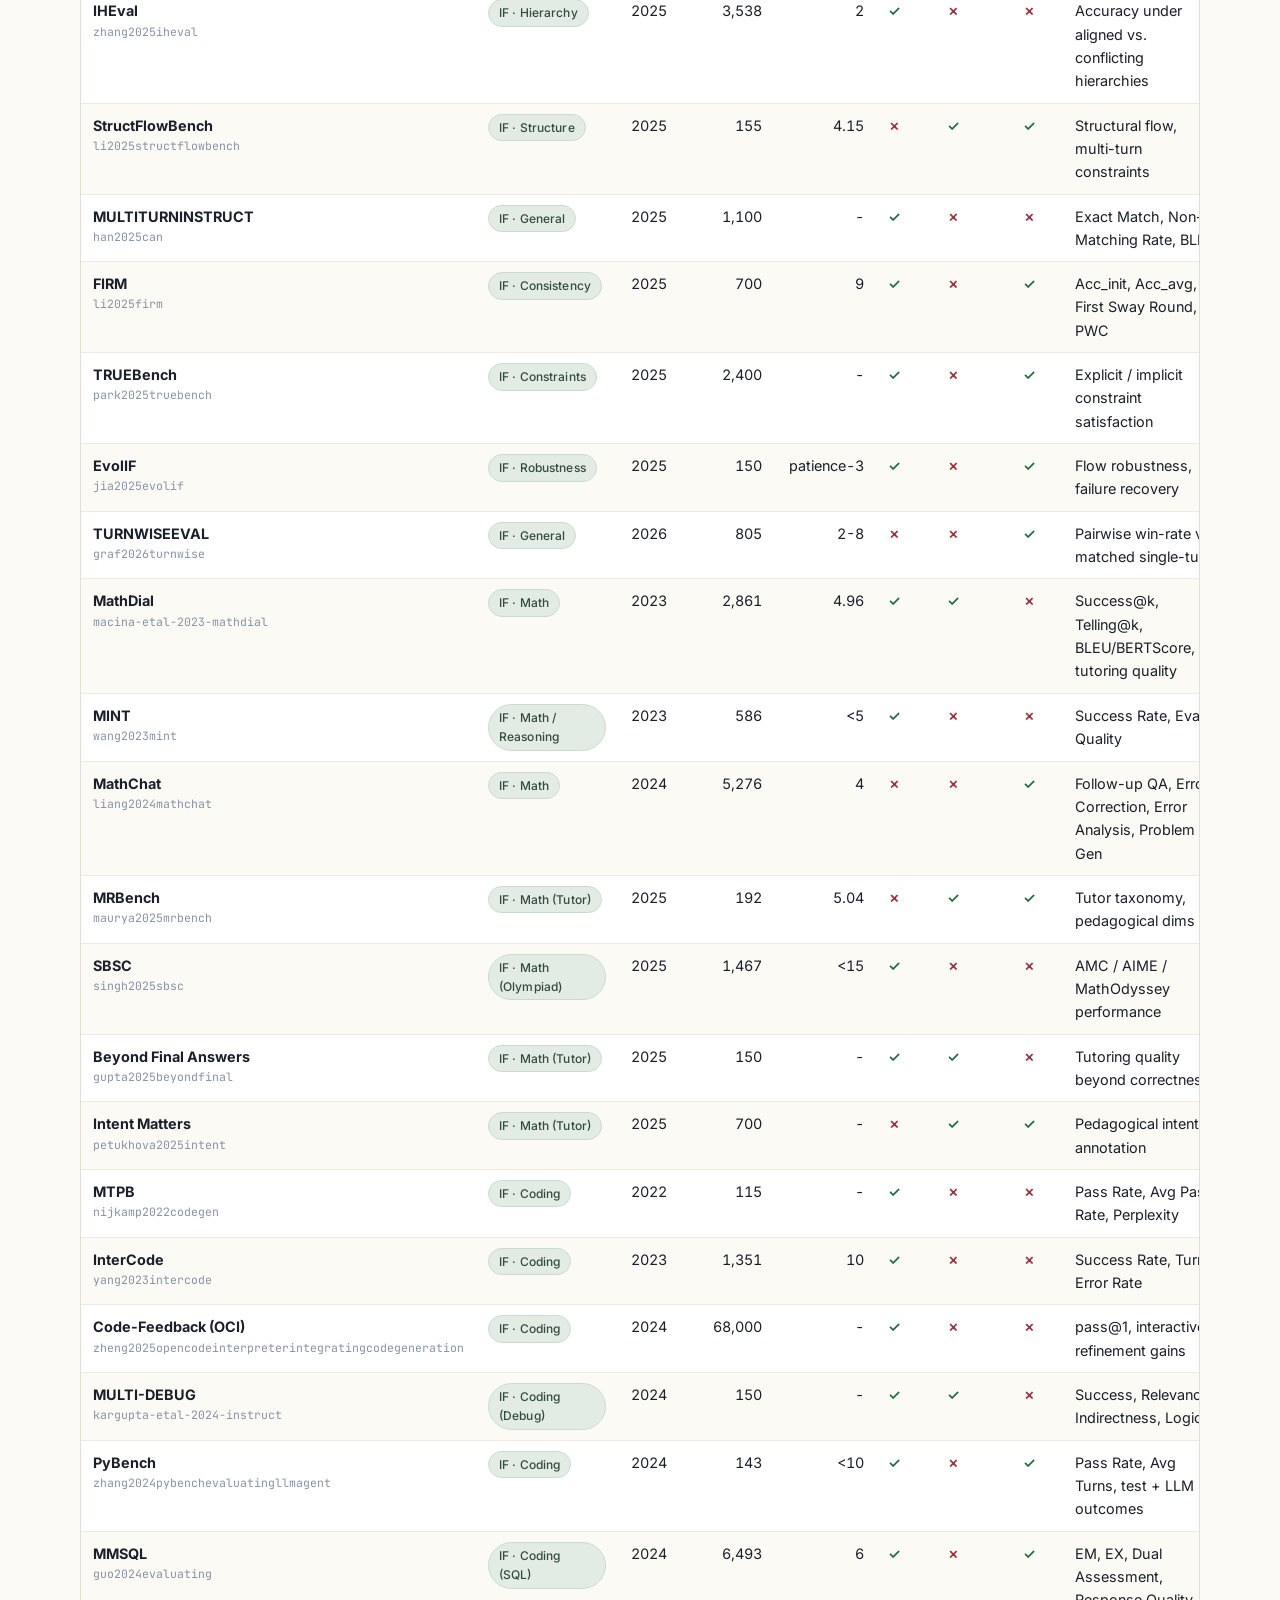
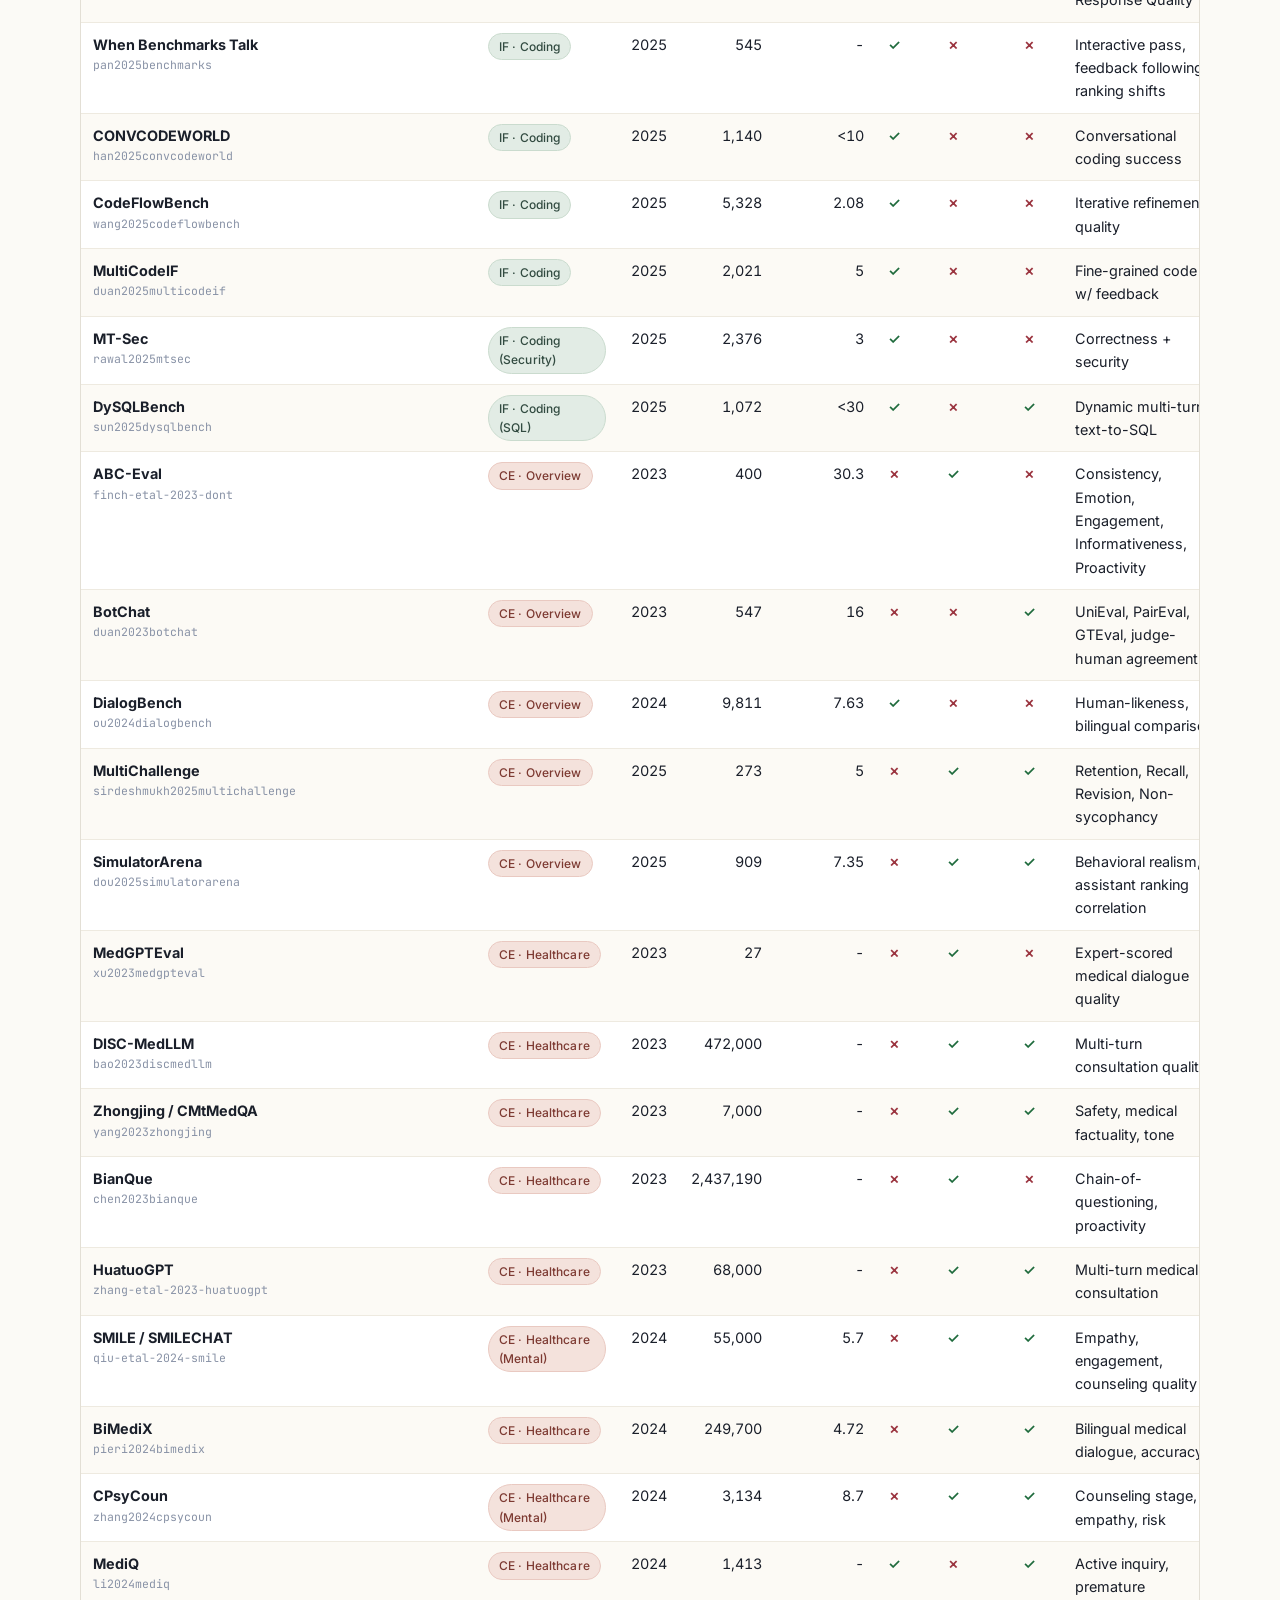
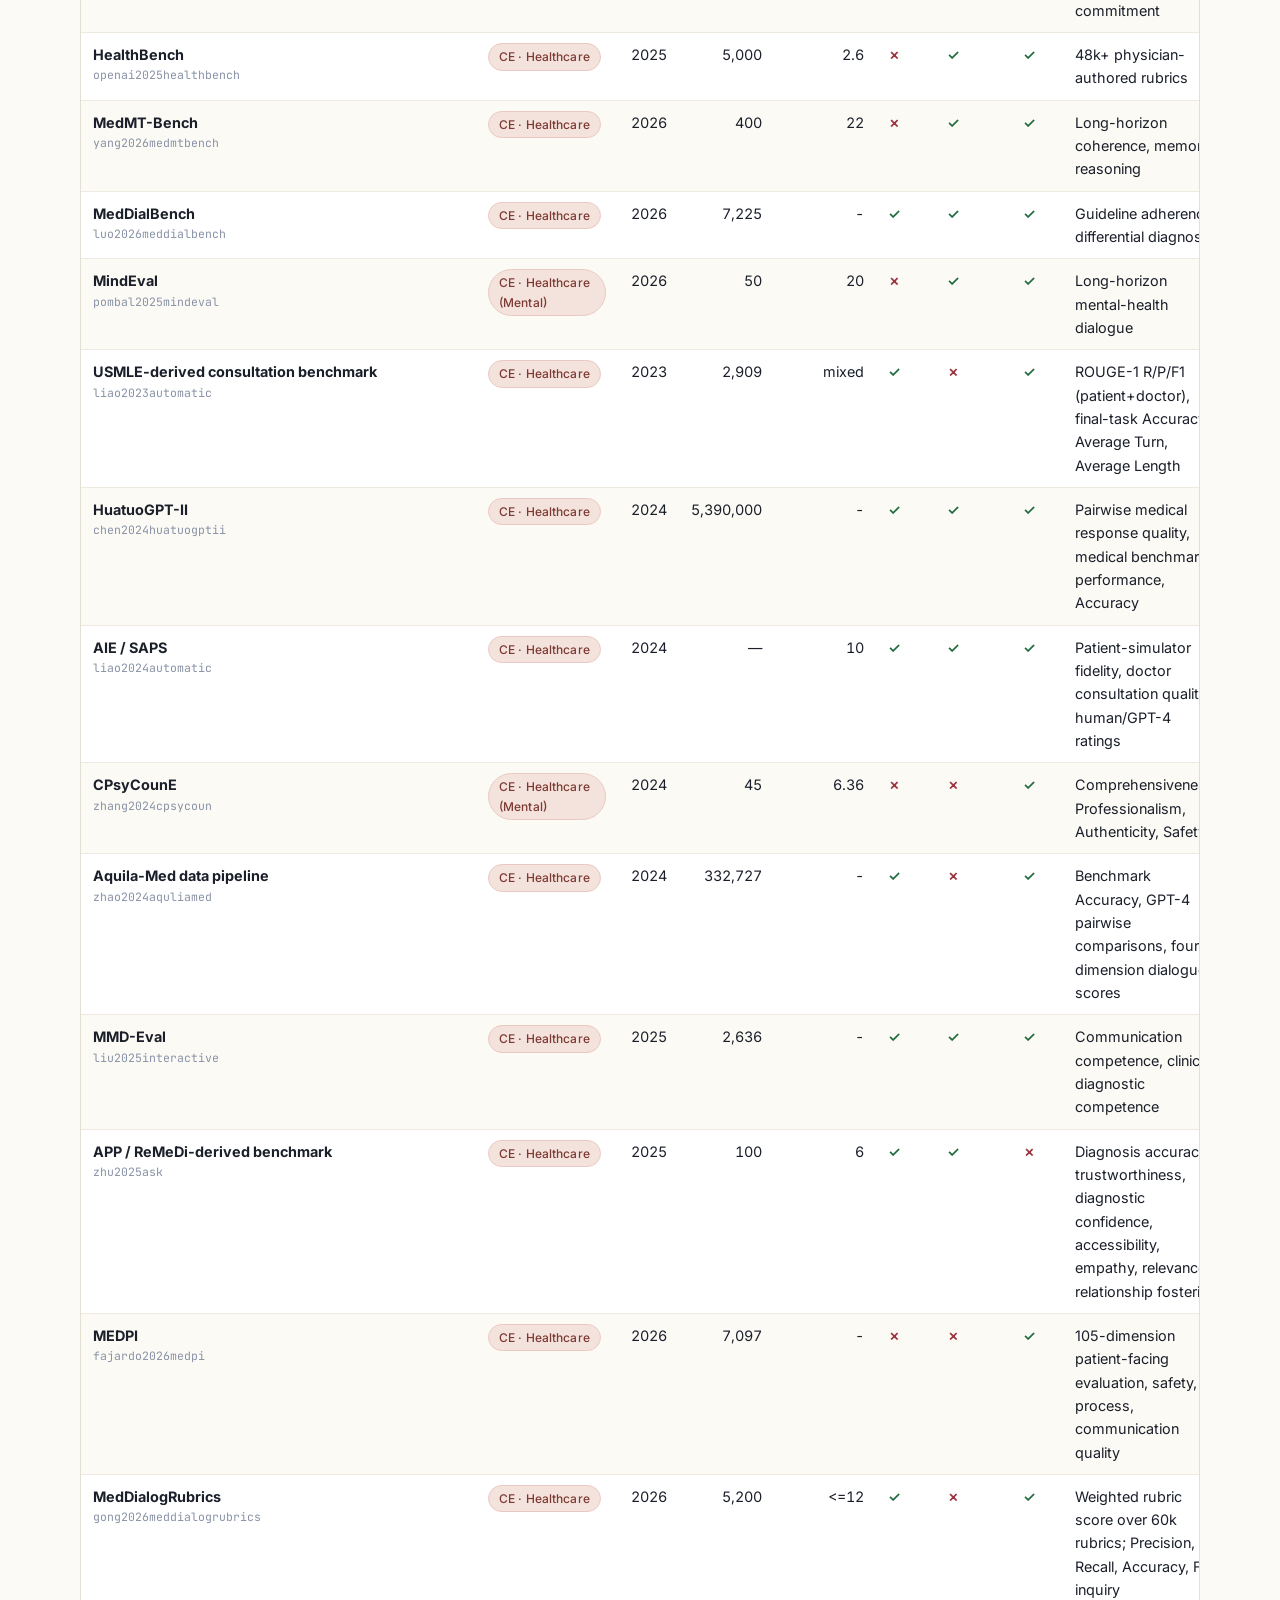
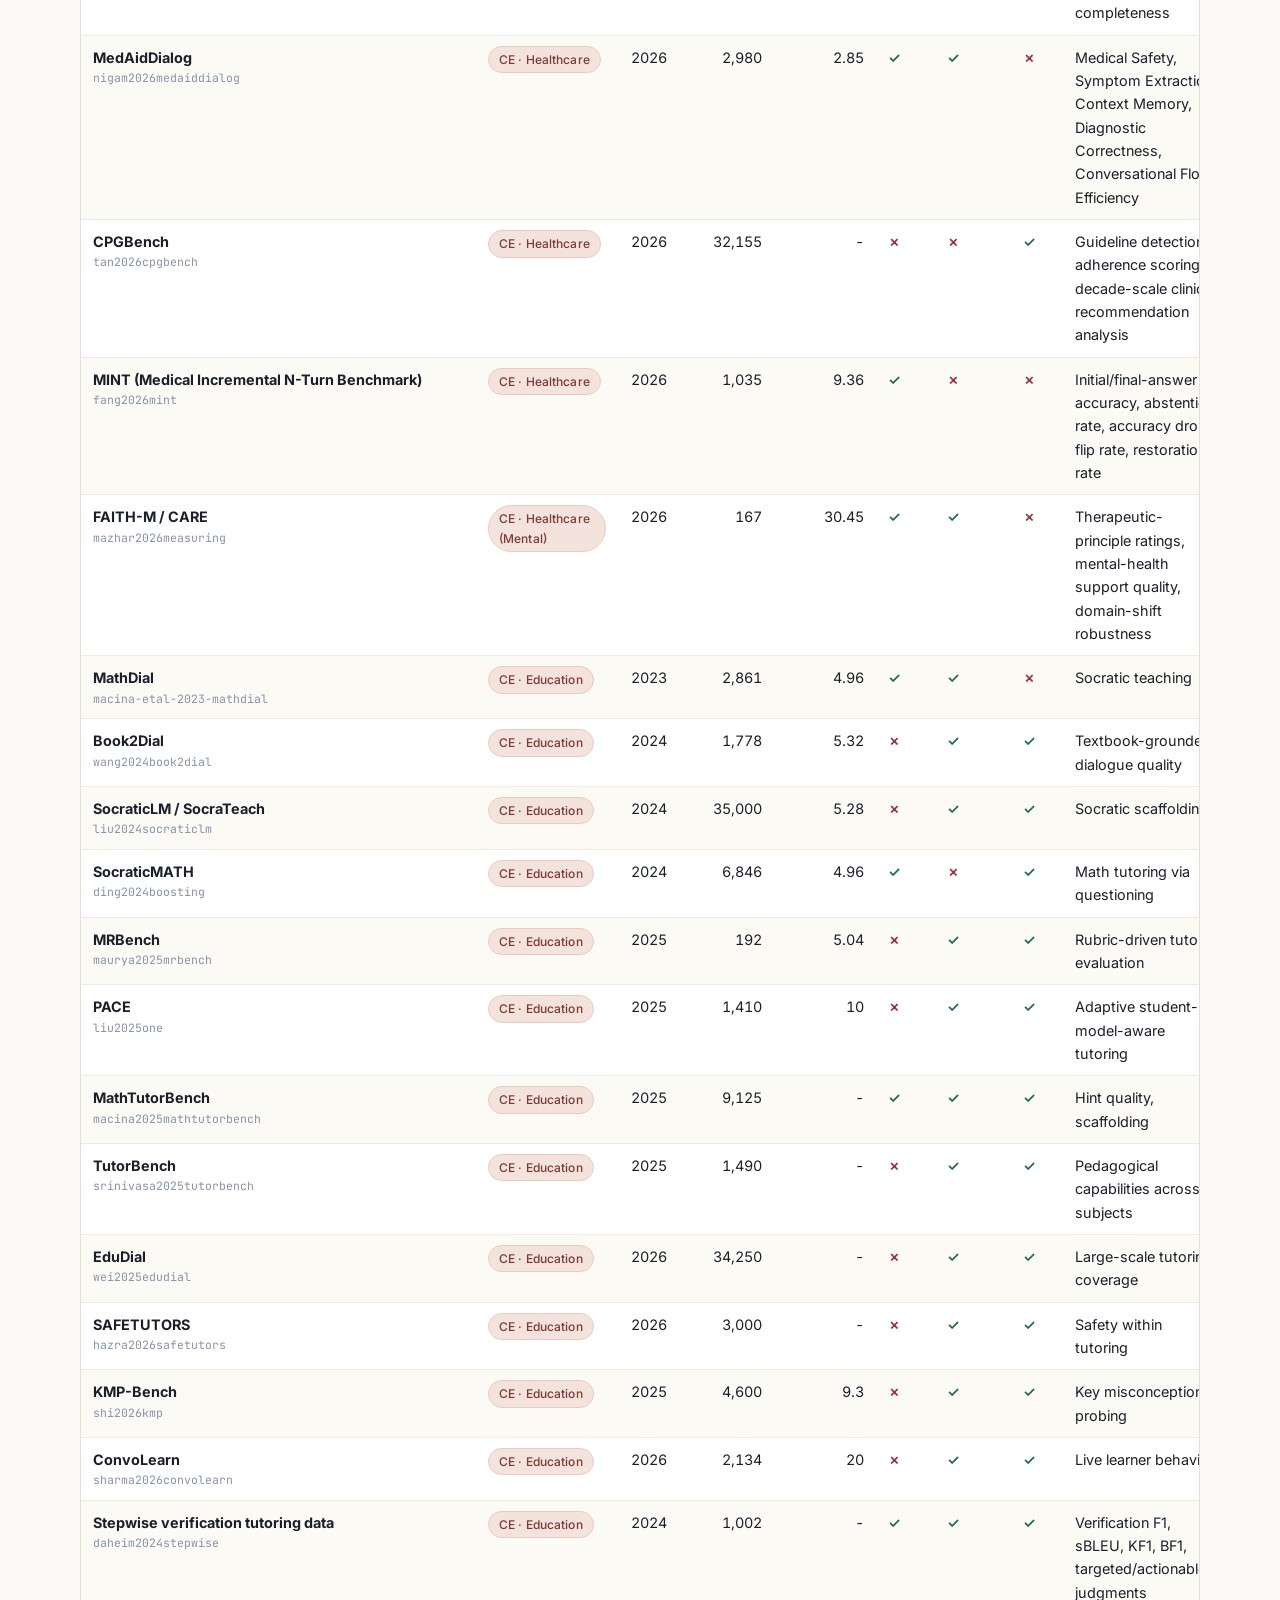
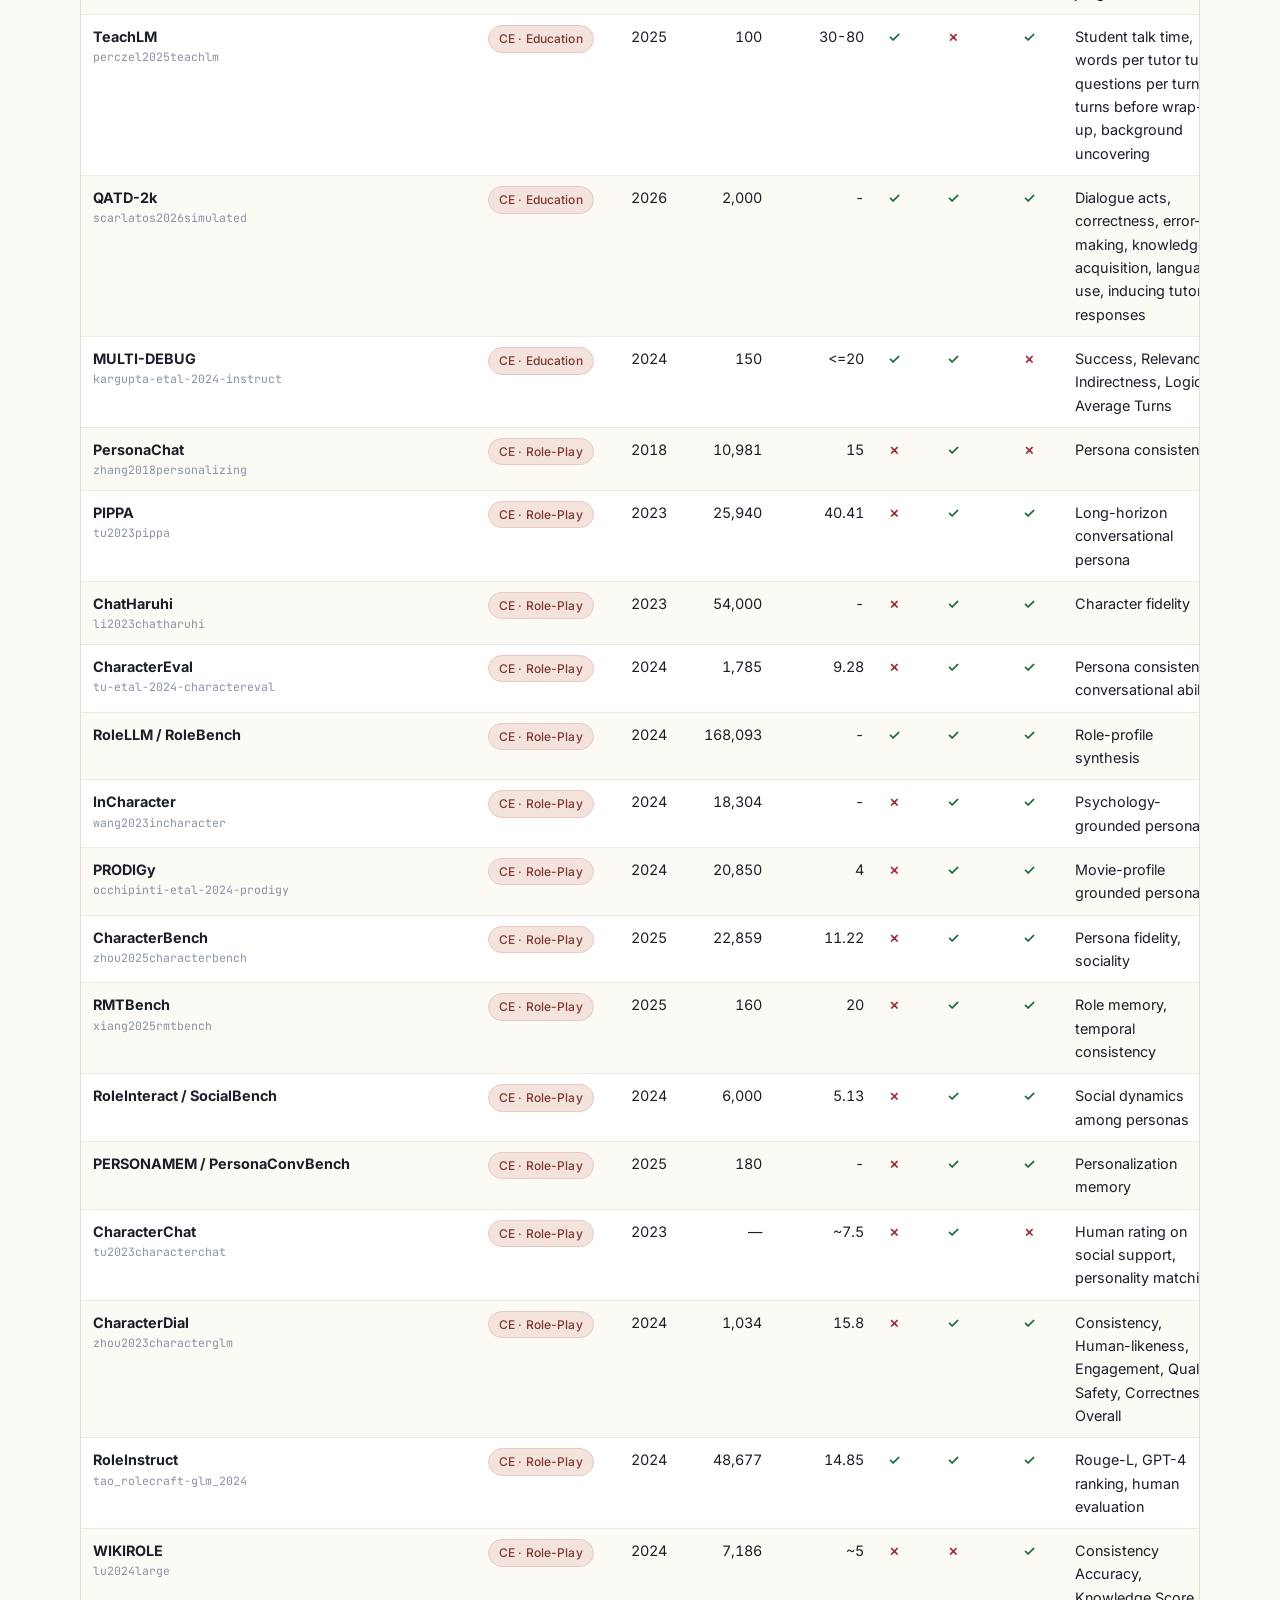
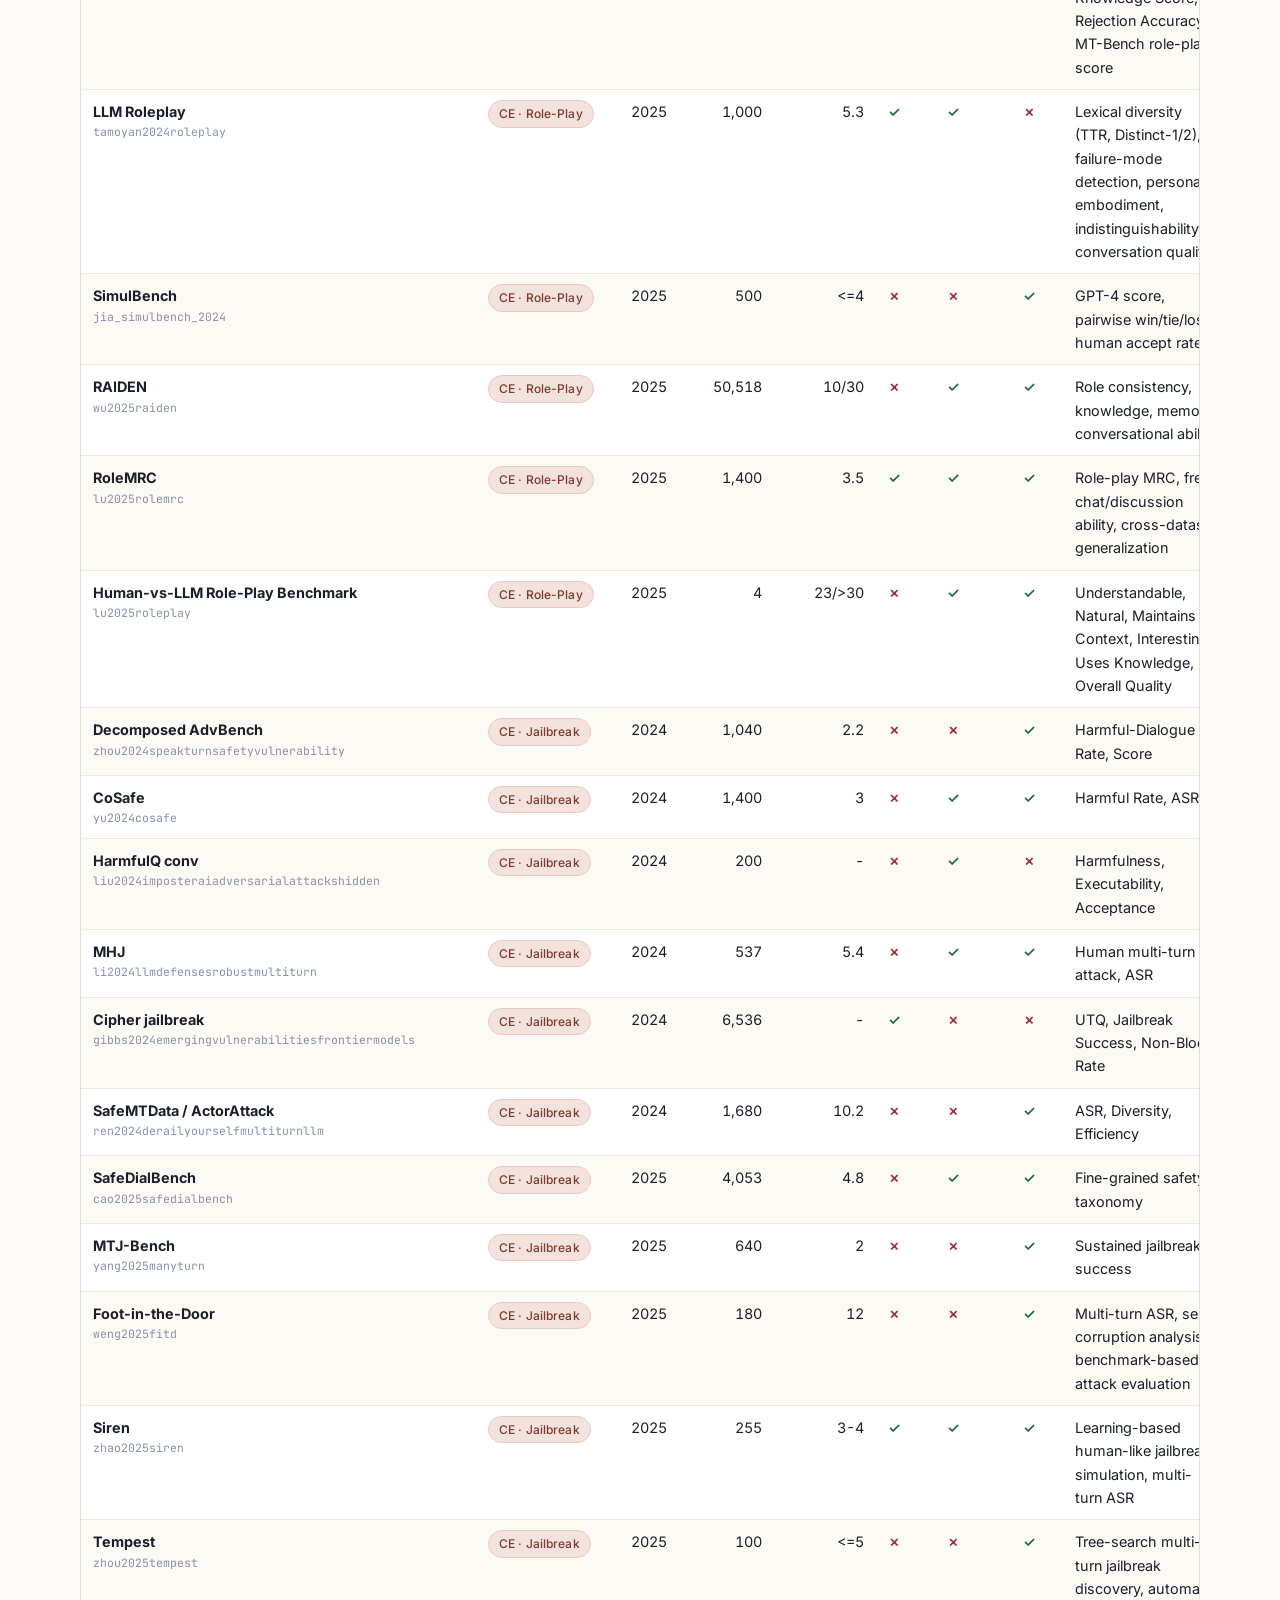
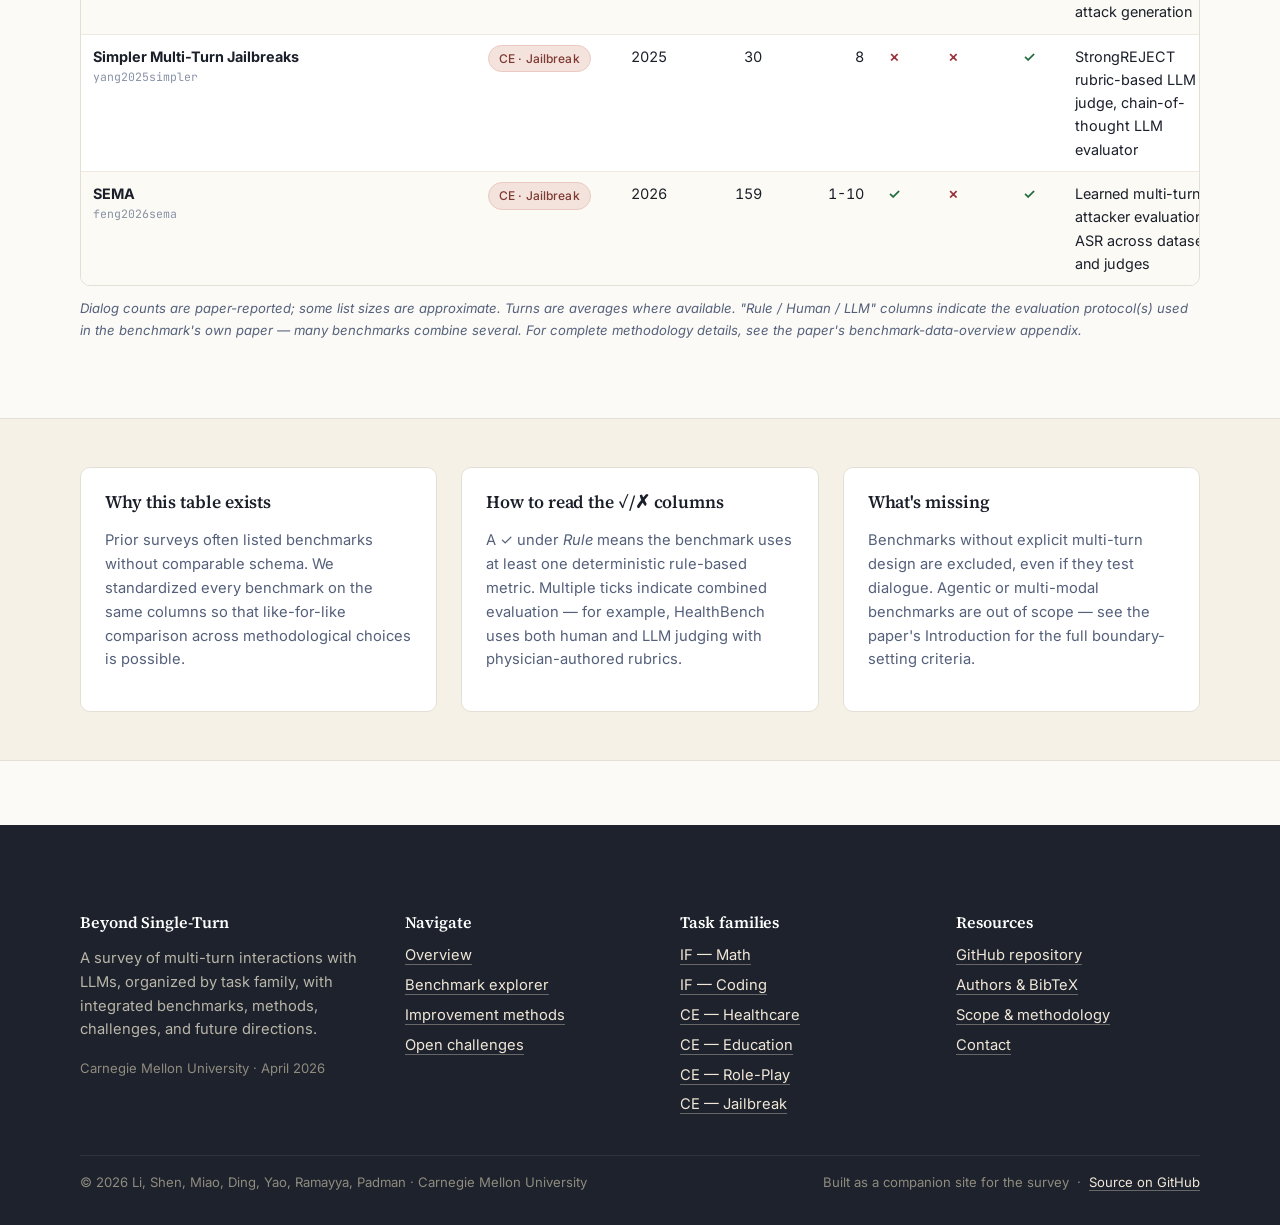
<file: docs/benchmarks.html>
<!DOCTYPE html>
<html lang="en">
<head>
<meta charset="UTF-8" />
<meta name="viewport" content="width=device-width, initial-scale=1" />
<title>Benchmark Explorer — Beyond Single-Turn</title>
<meta name="description" content="Searchable, filterable table of 85+ multi-turn LLM benchmarks across IF and CE families." />
<link rel="preconnect" href="https://fonts.googleapis.com" crossorigin>
<link rel="preconnect" href="https://fonts.gstatic.com" crossorigin>
<link href="https://fonts.googleapis.com/css2?family=Inter:wght@400;500;600;700&family=Source+Serif+4:ital,opsz,wght@0,8..60,400;0,8..60,500;0,8..60,600;0,8..60,700;1,8..60,400;1,8..60,500&family=JetBrains+Mono:wght@400;500&display=swap" rel="stylesheet" />
<link rel="stylesheet" href="assets/css/styles.css" />
</head>
<body>
<div id="site-header"></div>

<section class="section">
  <div class="container">
    <div class="page-badge">Benchmark Explorer · Part III</div>
    <h1 style="max-width: 28ch;">A unified audit of multi-turn LLM benchmarks.</h1>
    <p class="lead" style="max-width: 70ch;">
      Search and filter across 85+ benchmarks from 2018-2026 — both instruction-following and
      conversational-engagement families. For each benchmark we record the dialogue count,
      average turns, whether data was human- or LLM-curated, and the evaluation protocol
      (rule-based, human-judge, LLM-judge). Columns sort on click.
    </p>

    <div class="controls">
      <input id="bench-search" type="search" class="control-input" placeholder="Search benchmark, criteria, or cite key…" />
      <label class="control-label" for="bench-family">Family</label>
      <select id="bench-family" class="control-select">
        <option value="all">All</option>
        <option value="IF">Instruction Following</option>
        <option value="CE">Conversational Engagement</option>
      </select>
      <label class="control-label" for="bench-domain">Domain</label>
      <select id="bench-domain" class="control-select">
        <option value="all">All</option>
      </select>
      <label class="control-label" for="bench-eval">Evaluation</label>
      <select id="bench-eval" class="control-select">
        <option value="all">Any protocol</option>
        <option value="rule">Rule-based</option>
        <option value="human">Human judge</option>
        <option value="llm">LLM judge</option>
      </select>
      <span id="bench-count" class="count-chip"></span>
    </div>

    <div class="table-wrap">
      <table class="data" aria-label="Benchmarks">
        <thead>
          <tr>
            <th data-sort="name">Benchmark</th>
            <th>Family · Domain</th>
            <th data-sort="year" class="num">Year</th>
            <th data-sort="dialogs" class="num">Dialogs</th>
            <th class="num">Avg&nbsp;Turns</th>
            <th>Rule</th>
            <th>Human</th>
            <th>LLM</th>
            <th>Criteria</th>
          </tr>
        </thead>
        <tbody id="bench-tbody">
          <tr><td colspan="9" class="muted center">Loading benchmarks…</td></tr>
        </tbody>
      </table>
    </div>
    <p class="table-caption">
      Dialog counts are paper-reported; some list sizes are approximate. Turns are averages
      where available. "Rule / Human / LLM" columns indicate the evaluation protocol(s) used in
      the benchmark's own paper — many benchmarks combine several. For complete methodology
      details, see the paper's benchmark-data-overview appendix.
    </p>
  </div>
</section>

<section class="section-tight section-alt">
  <div class="container">
    <div class="grid grid-3">
      <div class="card">
        <h3>Why this table exists</h3>
        <p class="muted">Prior surveys often listed benchmarks without comparable schema. We standardized every benchmark on the same columns so that like-for-like comparison across methodological choices is possible.</p>
      </div>
      <div class="card">
        <h3>How to read the ✓/✗ columns</h3>
        <p class="muted">A <span class="cm">✓</span> under <em>Rule</em> means the benchmark uses at least one deterministic rule-based metric. Multiple ticks indicate combined evaluation — for example, HealthBench uses both human and LLM judging with physician-authored rubrics.</p>
      </div>
      <div class="card">
        <h3>What's missing</h3>
        <p class="muted">Benchmarks without explicit multi-turn design are excluded, even if they test dialogue. Agentic or multi-modal benchmarks are out of scope — see the paper's Introduction for the full boundary-setting criteria.</p>
      </div>
    </div>
  </div>
</section>

<div id="site-footer"></div>
<script src="assets/js/partials.js"></script>
<script src="assets/js/main.js"></script>
<script src="assets/data/benchmarks.data.js?v=2"></script>
<script src="assets/js/benchmarks.js?v=2"></script>
</body>
</html>
</file>
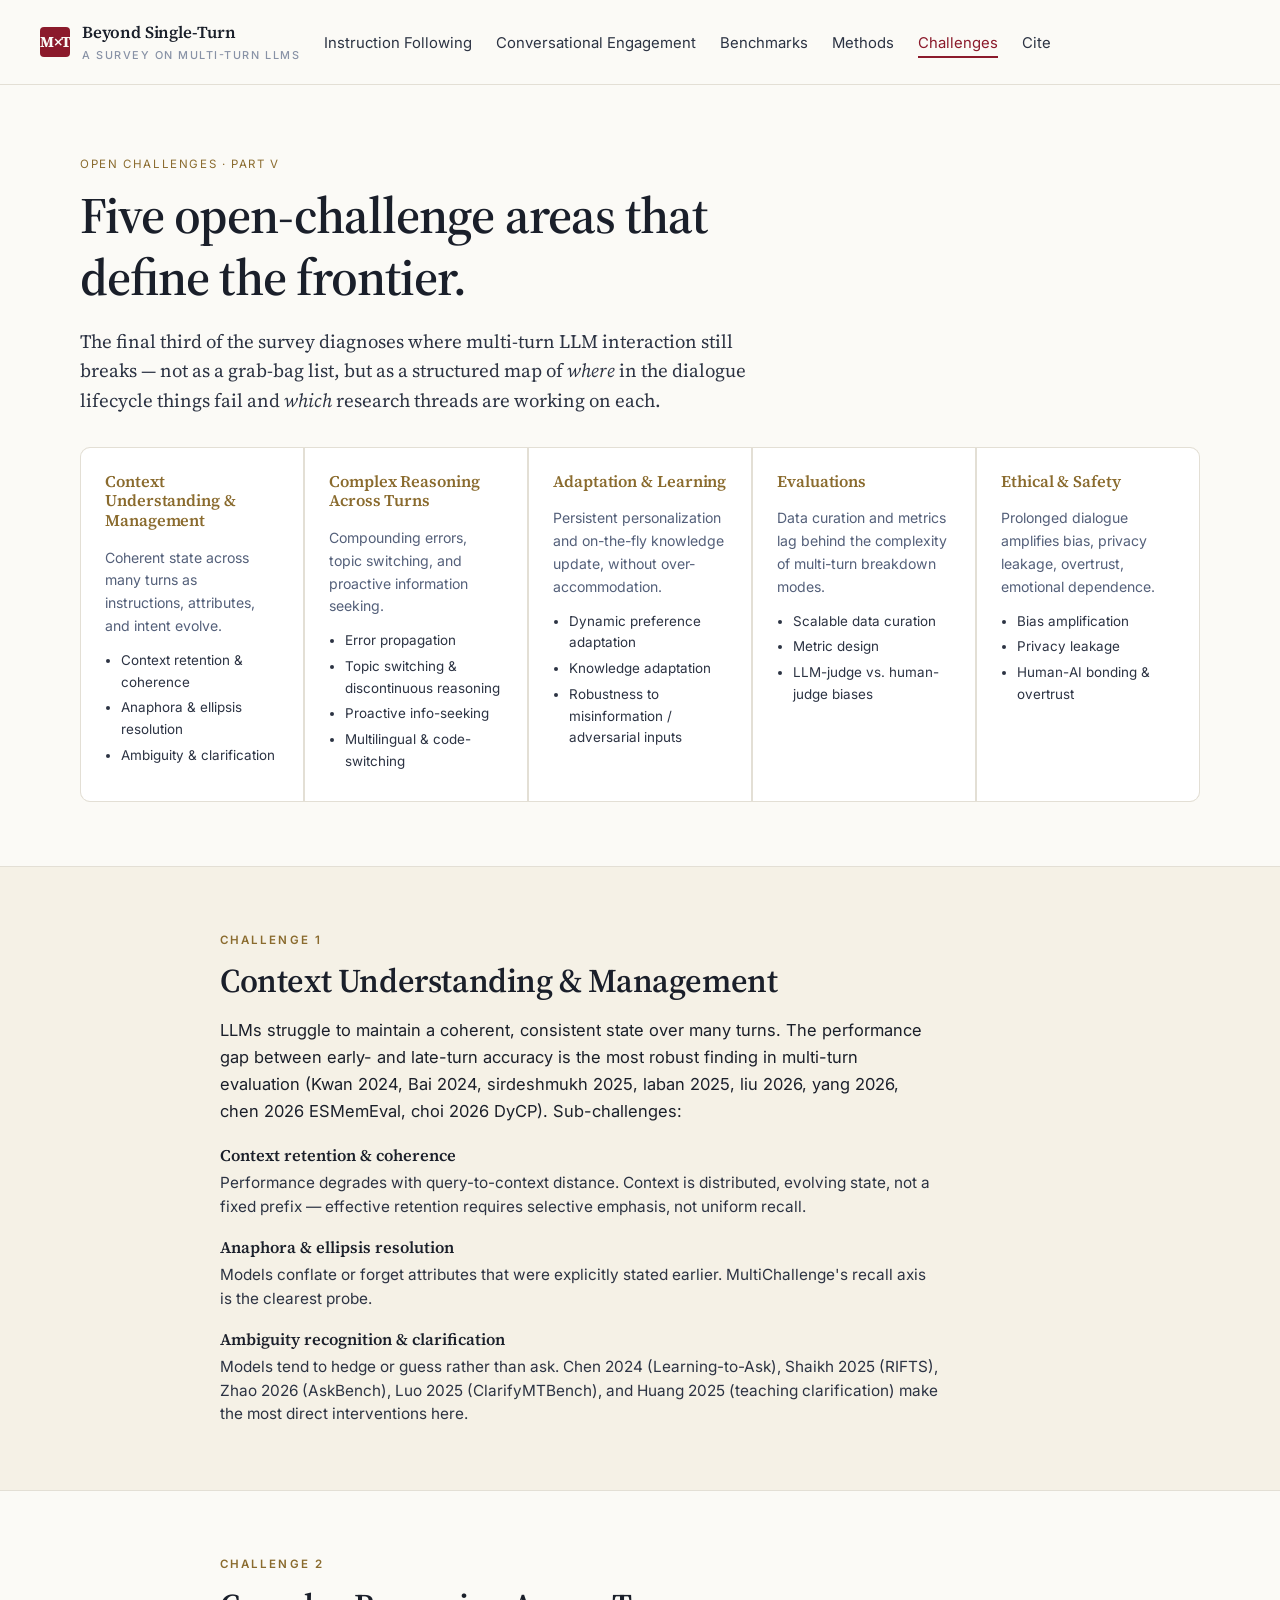
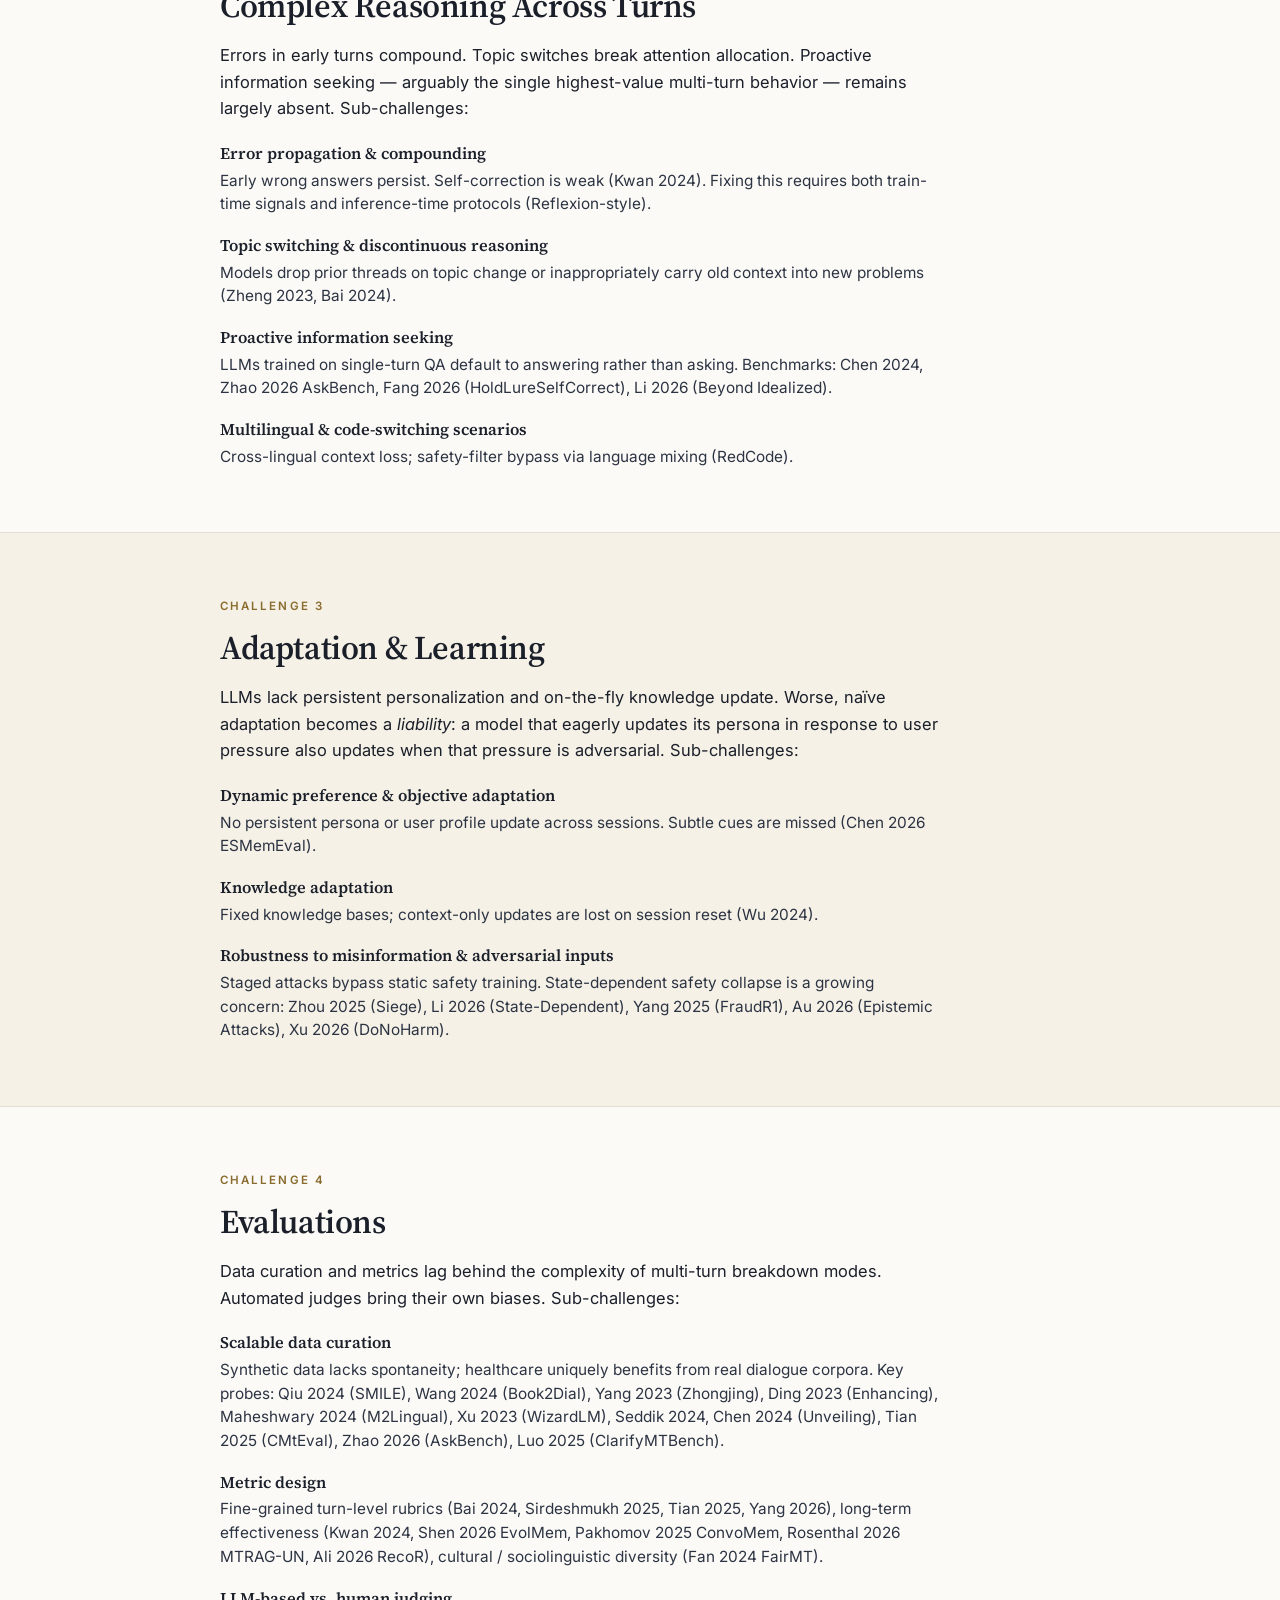
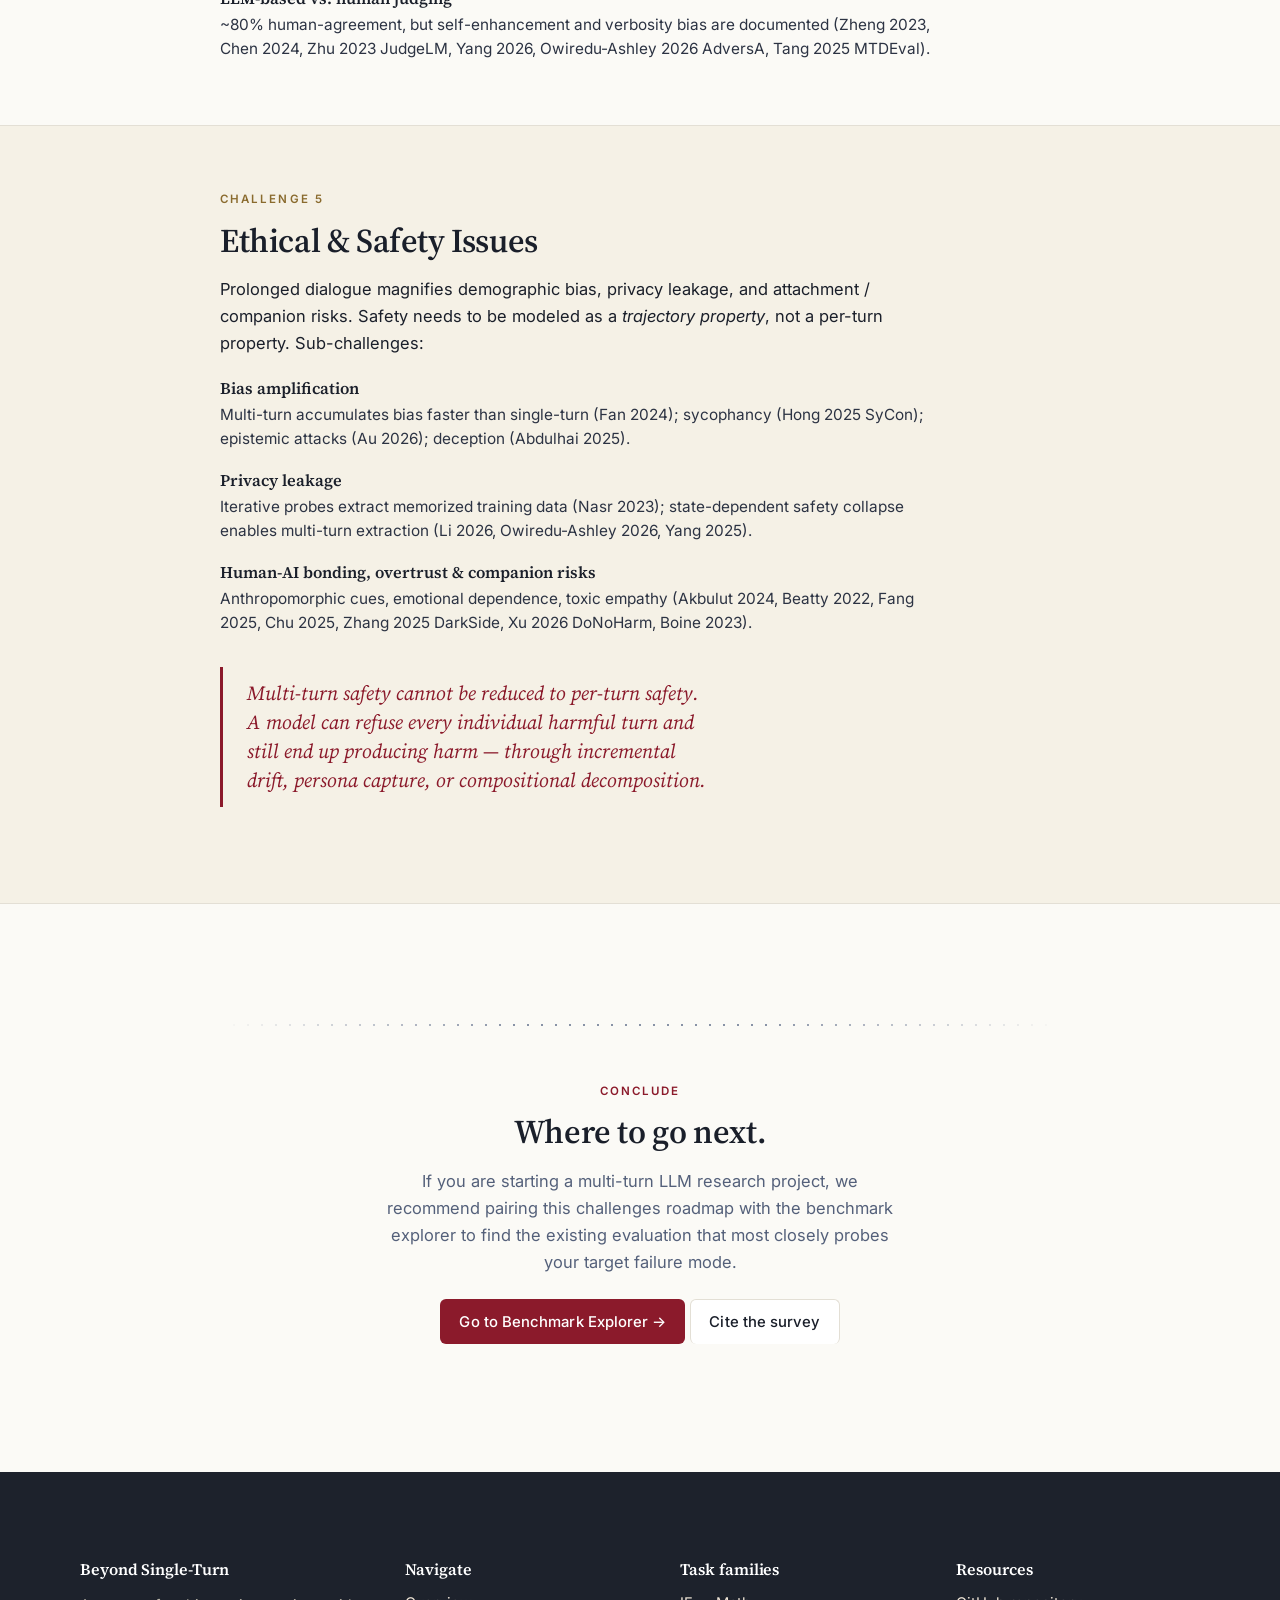
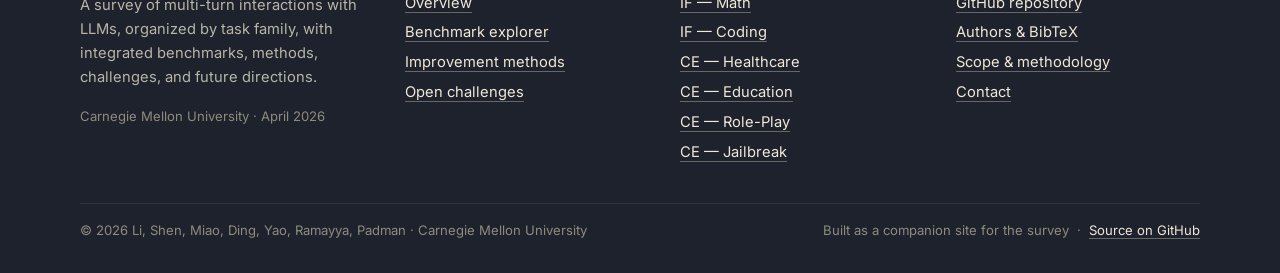
<file: docs/challenges.html>
<!DOCTYPE html>
<html lang="en">
<head>
<meta charset="UTF-8" />
<meta name="viewport" content="width=device-width, initial-scale=1" />
<title>Open Challenges — Beyond Single-Turn</title>
<meta name="description" content="Five open-challenge areas in multi-turn LLM interactions: context, reasoning, adaptation, evaluation, ethics." />
<link rel="preconnect" href="https://fonts.googleapis.com" crossorigin>
<link rel="preconnect" href="https://fonts.gstatic.com" crossorigin>
<link href="https://fonts.googleapis.com/css2?family=Inter:wght@400;500;600;700&family=Source+Serif+4:ital,opsz,wght@0,8..60,400;0,8..60,500;0,8..60,600;0,8..60,700;1,8..60,400;1,8..60,500&family=JetBrains+Mono:wght@400;500&display=swap" rel="stylesheet" />
<link rel="stylesheet" href="assets/css/styles.css" />
</head>
<body>
<div id="site-header"></div>

<section class="section">
  <div class="container">
    <div class="page-badge" style="color: var(--ochre);">Open Challenges · Part V</div>
    <h1 style="max-width: 26ch;">Five open-challenge areas that define the frontier.</h1>
    <p class="lead" style="max-width: 70ch;">
      The final third of the survey diagnoses where multi-turn LLM interaction still breaks —
      not as a grab-bag list, but as a structured map of <em>where</em> in the dialogue
      lifecycle things fail and <em>which</em> research threads are working on each.
    </p>

    <!-- Matrix -->
    <div class="chal-matrix mt-6">
      <div class="chal-cell" data-chal="context">
        <h4>Context Understanding &amp; Management</h4>
        <p>Coherent state across many turns as instructions, attributes, and intent evolve.</p>
        <ul>
          <li>Context retention &amp; coherence</li>
          <li>Anaphora &amp; ellipsis resolution</li>
          <li>Ambiguity &amp; clarification</li>
        </ul>
      </div>
      <div class="chal-cell" data-chal="reasoning">
        <h4>Complex Reasoning Across Turns</h4>
        <p>Compounding errors, topic switching, and proactive information seeking.</p>
        <ul>
          <li>Error propagation</li>
          <li>Topic switching &amp; discontinuous reasoning</li>
          <li>Proactive info-seeking</li>
          <li>Multilingual &amp; code-switching</li>
        </ul>
      </div>
      <div class="chal-cell" data-chal="adapt">
        <h4>Adaptation &amp; Learning</h4>
        <p>Persistent personalization and on-the-fly knowledge update, without over-accommodation.</p>
        <ul>
          <li>Dynamic preference adaptation</li>
          <li>Knowledge adaptation</li>
          <li>Robustness to misinformation / adversarial inputs</li>
        </ul>
      </div>
      <div class="chal-cell" data-chal="eval">
        <h4>Evaluations</h4>
        <p>Data curation and metrics lag behind the complexity of multi-turn breakdown modes.</p>
        <ul>
          <li>Scalable data curation</li>
          <li>Metric design</li>
          <li>LLM-judge vs. human-judge biases</li>
        </ul>
      </div>
      <div class="chal-cell" data-chal="ethics">
        <h4>Ethical &amp; Safety</h4>
        <p>Prolonged dialogue amplifies bias, privacy leakage, overtrust, emotional dependence.</p>
        <ul>
          <li>Bias amplification</li>
          <li>Privacy leakage</li>
          <li>Human-AI bonding &amp; overtrust</li>
        </ul>
      </div>
    </div>
  </div>
</section>

<!-- Detail sections -->
<section id="chal-context" class="section section-alt">
  <div class="container container-narrow">
    <div class="eyebrow" style="color: var(--ochre);">Challenge 1</div>
    <h2 style="margin-top:0;">Context Understanding &amp; Management</h2>
    <div class="prose">
      <p>
        LLMs struggle to maintain a coherent, consistent state over many turns. The
        performance gap between early- and late-turn accuracy is the most robust finding in
        multi-turn evaluation (Kwan 2024, Bai 2024, sirdeshmukh 2025, laban 2025, liu 2026,
        yang 2026, chen 2026 ESMemEval, choi 2026 DyCP). Sub-challenges:
      </p>
      <dl class="defs">
        <dt>Context retention &amp; coherence</dt>
        <dd>Performance degrades with query-to-context distance. Context is distributed,
          evolving state, not a fixed prefix — effective retention requires selective emphasis,
          not uniform recall.</dd>
        <dt>Anaphora &amp; ellipsis resolution</dt>
        <dd>Models conflate or forget attributes that were explicitly stated earlier. MultiChallenge's
          recall axis is the clearest probe.</dd>
        <dt>Ambiguity recognition &amp; clarification</dt>
        <dd>Models tend to hedge or guess rather than ask. Chen 2024 (Learning-to-Ask),
          Shaikh 2025 (RIFTS), Zhao 2026 (AskBench), Luo 2025 (ClarifyMTBench), and Huang 2025
          (teaching clarification) make the most direct interventions here.</dd>
      </dl>
    </div>
  </div>
</section>

<section id="chal-reasoning" class="section">
  <div class="container container-narrow">
    <div class="eyebrow" style="color: var(--ochre);">Challenge 2</div>
    <h2 style="margin-top:0;">Complex Reasoning Across Turns</h2>
    <div class="prose">
      <p>
        Errors in early turns compound. Topic switches break attention allocation. Proactive
        information seeking — arguably the single highest-value multi-turn behavior —
        remains largely absent. Sub-challenges:
      </p>
      <dl class="defs">
        <dt>Error propagation &amp; compounding</dt>
        <dd>Early wrong answers persist. Self-correction is weak (Kwan 2024). Fixing this
          requires both train-time signals and inference-time protocols (Reflexion-style).</dd>
        <dt>Topic switching &amp; discontinuous reasoning</dt>
        <dd>Models drop prior threads on topic change or inappropriately carry old context
          into new problems (Zheng 2023, Bai 2024).</dd>
        <dt>Proactive information seeking</dt>
        <dd>LLMs trained on single-turn QA default to answering rather than asking. Benchmarks:
          Chen 2024, Zhao 2026 AskBench, Fang 2026 (HoldLureSelfCorrect), Li 2026 (Beyond
          Idealized).</dd>
        <dt>Multilingual &amp; code-switching scenarios</dt>
        <dd>Cross-lingual context loss; safety-filter bypass via language mixing (RedCode).</dd>
      </dl>
    </div>
  </div>
</section>

<section id="chal-adapt" class="section section-alt">
  <div class="container container-narrow">
    <div class="eyebrow" style="color: var(--ochre);">Challenge 3</div>
    <h2 style="margin-top:0;">Adaptation &amp; Learning</h2>
    <div class="prose">
      <p>
        LLMs lack persistent personalization and on-the-fly knowledge update. Worse, naïve
        adaptation becomes a <em>liability</em>: a model that eagerly updates its persona in
        response to user pressure also updates when that pressure is adversarial.
        Sub-challenges:
      </p>
      <dl class="defs">
        <dt>Dynamic preference &amp; objective adaptation</dt>
        <dd>No persistent persona or user profile update across sessions. Subtle cues are
          missed (Chen 2026 ESMemEval).</dd>
        <dt>Knowledge adaptation</dt>
        <dd>Fixed knowledge bases; context-only updates are lost on session reset (Wu 2024).</dd>
        <dt>Robustness to misinformation &amp; adversarial inputs</dt>
        <dd>Staged attacks bypass static safety training. State-dependent safety collapse is
          a growing concern: Zhou 2025 (Siege), Li 2026 (State-Dependent), Yang 2025
          (FraudR1), Au 2026 (Epistemic Attacks), Xu 2026 (DoNoHarm).</dd>
      </dl>
    </div>
  </div>
</section>

<section id="chal-eval" class="section">
  <div class="container container-narrow">
    <div class="eyebrow" style="color: var(--ochre);">Challenge 4</div>
    <h2 style="margin-top:0;">Evaluations</h2>
    <div class="prose">
      <p>
        Data curation and metrics lag behind the complexity of multi-turn breakdown modes.
        Automated judges bring their own biases. Sub-challenges:
      </p>
      <dl class="defs">
        <dt>Scalable data curation</dt>
        <dd>Synthetic data lacks spontaneity; healthcare uniquely benefits from real dialogue
          corpora. Key probes: Qiu 2024 (SMILE), Wang 2024 (Book2Dial), Yang 2023 (Zhongjing),
          Ding 2023 (Enhancing), Maheshwary 2024 (M2Lingual), Xu 2023 (WizardLM), Seddik 2024,
          Chen 2024 (Unveiling), Tian 2025 (CMtEval), Zhao 2026 (AskBench), Luo 2025
          (ClarifyMTBench).</dd>
        <dt>Metric design</dt>
        <dd>Fine-grained turn-level rubrics (Bai 2024, Sirdeshmukh 2025, Tian 2025, Yang 2026),
          long-term effectiveness (Kwan 2024, Shen 2026 EvolMem, Pakhomov 2025 ConvoMem,
          Rosenthal 2026 MTRAG-UN, Ali 2026 RecoR), cultural / sociolinguistic diversity
          (Fan 2024 FairMT).</dd>
        <dt>LLM-based vs. human judging</dt>
        <dd>~80% human-agreement, but self-enhancement and verbosity bias are documented
          (Zheng 2023, Chen 2024, Zhu 2023 JudgeLM, Yang 2026, Owiredu-Ashley 2026 AdversA,
          Tang 2025 MTDEval).</dd>
      </dl>
    </div>
  </div>
</section>

<section id="chal-ethics" class="section section-alt">
  <div class="container container-narrow">
    <div class="eyebrow" style="color: var(--ochre);">Challenge 5</div>
    <h2 style="margin-top:0;">Ethical &amp; Safety Issues</h2>
    <div class="prose">
      <p>
        Prolonged dialogue magnifies demographic bias, privacy leakage, and attachment /
        companion risks. Safety needs to be modeled as a <em>trajectory property</em>, not a
        per-turn property. Sub-challenges:
      </p>
      <dl class="defs">
        <dt>Bias amplification</dt>
        <dd>Multi-turn accumulates bias faster than single-turn (Fan 2024); sycophancy
          (Hong 2025 SyCon); epistemic attacks (Au 2026); deception (Abdulhai 2025).</dd>
        <dt>Privacy leakage</dt>
        <dd>Iterative probes extract memorized training data (Nasr 2023); state-dependent
          safety collapse enables multi-turn extraction (Li 2026, Owiredu-Ashley 2026,
          Yang 2025).</dd>
        <dt>Human-AI bonding, overtrust &amp; companion risks</dt>
        <dd>Anthropomorphic cues, emotional dependence, toxic empathy (Akbulut 2024, Beatty
          2022, Fang 2025, Chu 2025, Zhang 2025 DarkSide, Xu 2026 DoNoHarm, Boine 2023).</dd>
      </dl>
    </div>

    <div class="pull">
      Multi-turn safety cannot be reduced to per-turn safety. A model can refuse every individual
      harmful turn and still end up producing harm — through incremental drift, persona capture,
      or compositional decomposition.
    </div>
  </div>
</section>

<section class="section">
  <div class="container container-narrow center">
    <hr class="ornament" />
    <div class="eyebrow">Conclude</div>
    <h2 style="margin-top: 0;">Where to go next.</h2>
    <p class="muted" style="max-width: 52ch; margin: 0 auto var(--space-5);">
      If you are starting a multi-turn LLM research project, we recommend pairing this challenges
      roadmap with the benchmark explorer to find the existing evaluation that most closely
      probes your target failure mode.
    </p>
    <a class="btn btn-primary" href="benchmarks.html">Go to Benchmark Explorer →</a>
    <a class="btn btn-outline" href="about.html">Cite the survey</a>
  </div>
</section>

<script>
// simple highlight interaction on matrix cells → link to respective detail section
document.querySelectorAll('.chal-cell').forEach(function (cell) {
  cell.addEventListener('click', function () {
    var key = cell.getAttribute('data-chal');
    var sec = document.getElementById('chal-' + key);
    if (sec) {
      document.querySelectorAll('.chal-cell').forEach(function (x) { x.classList.remove('active'); });
      cell.classList.add('active');
      sec.scrollIntoView({ behavior: 'smooth', block: 'start' });
    }
  });
});
</script>

<div id="site-footer"></div>
<script src="assets/js/partials.js"></script>
<script src="assets/js/main.js"></script>
</body>
</html>
</file>
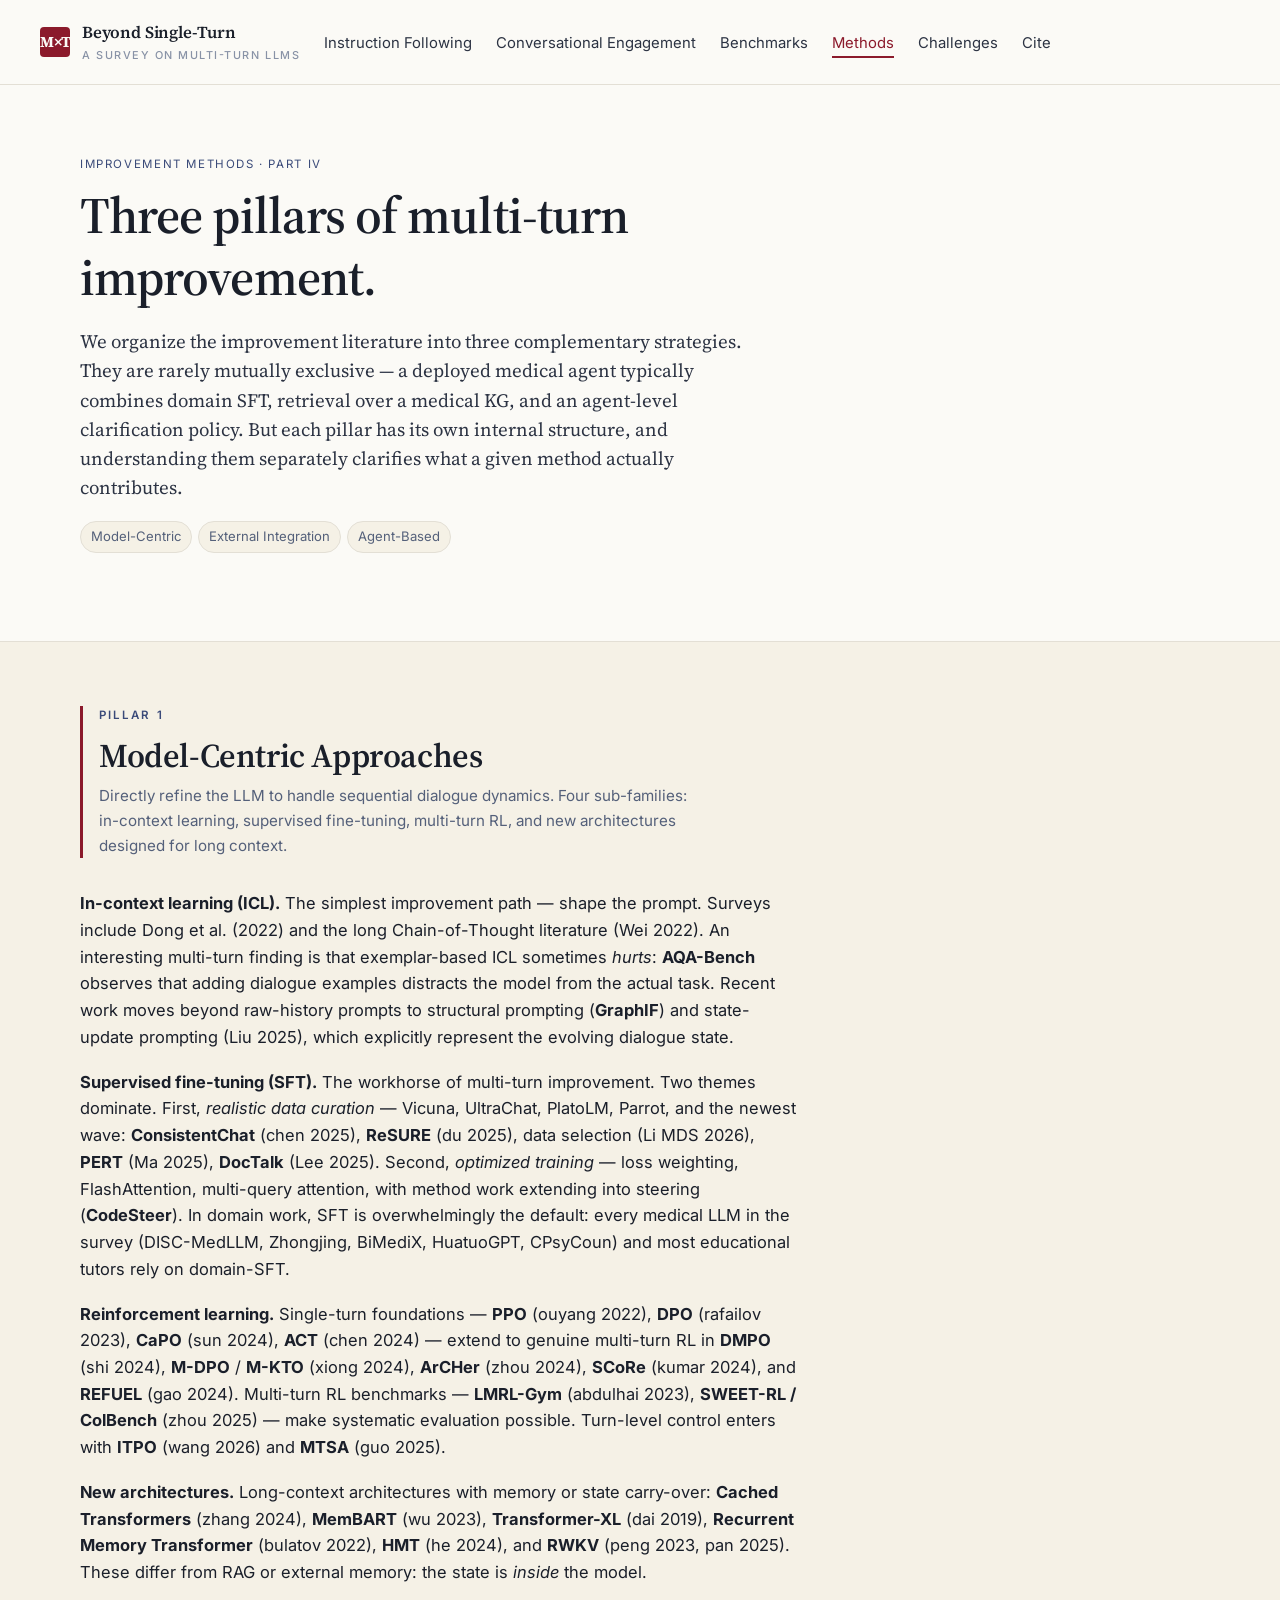
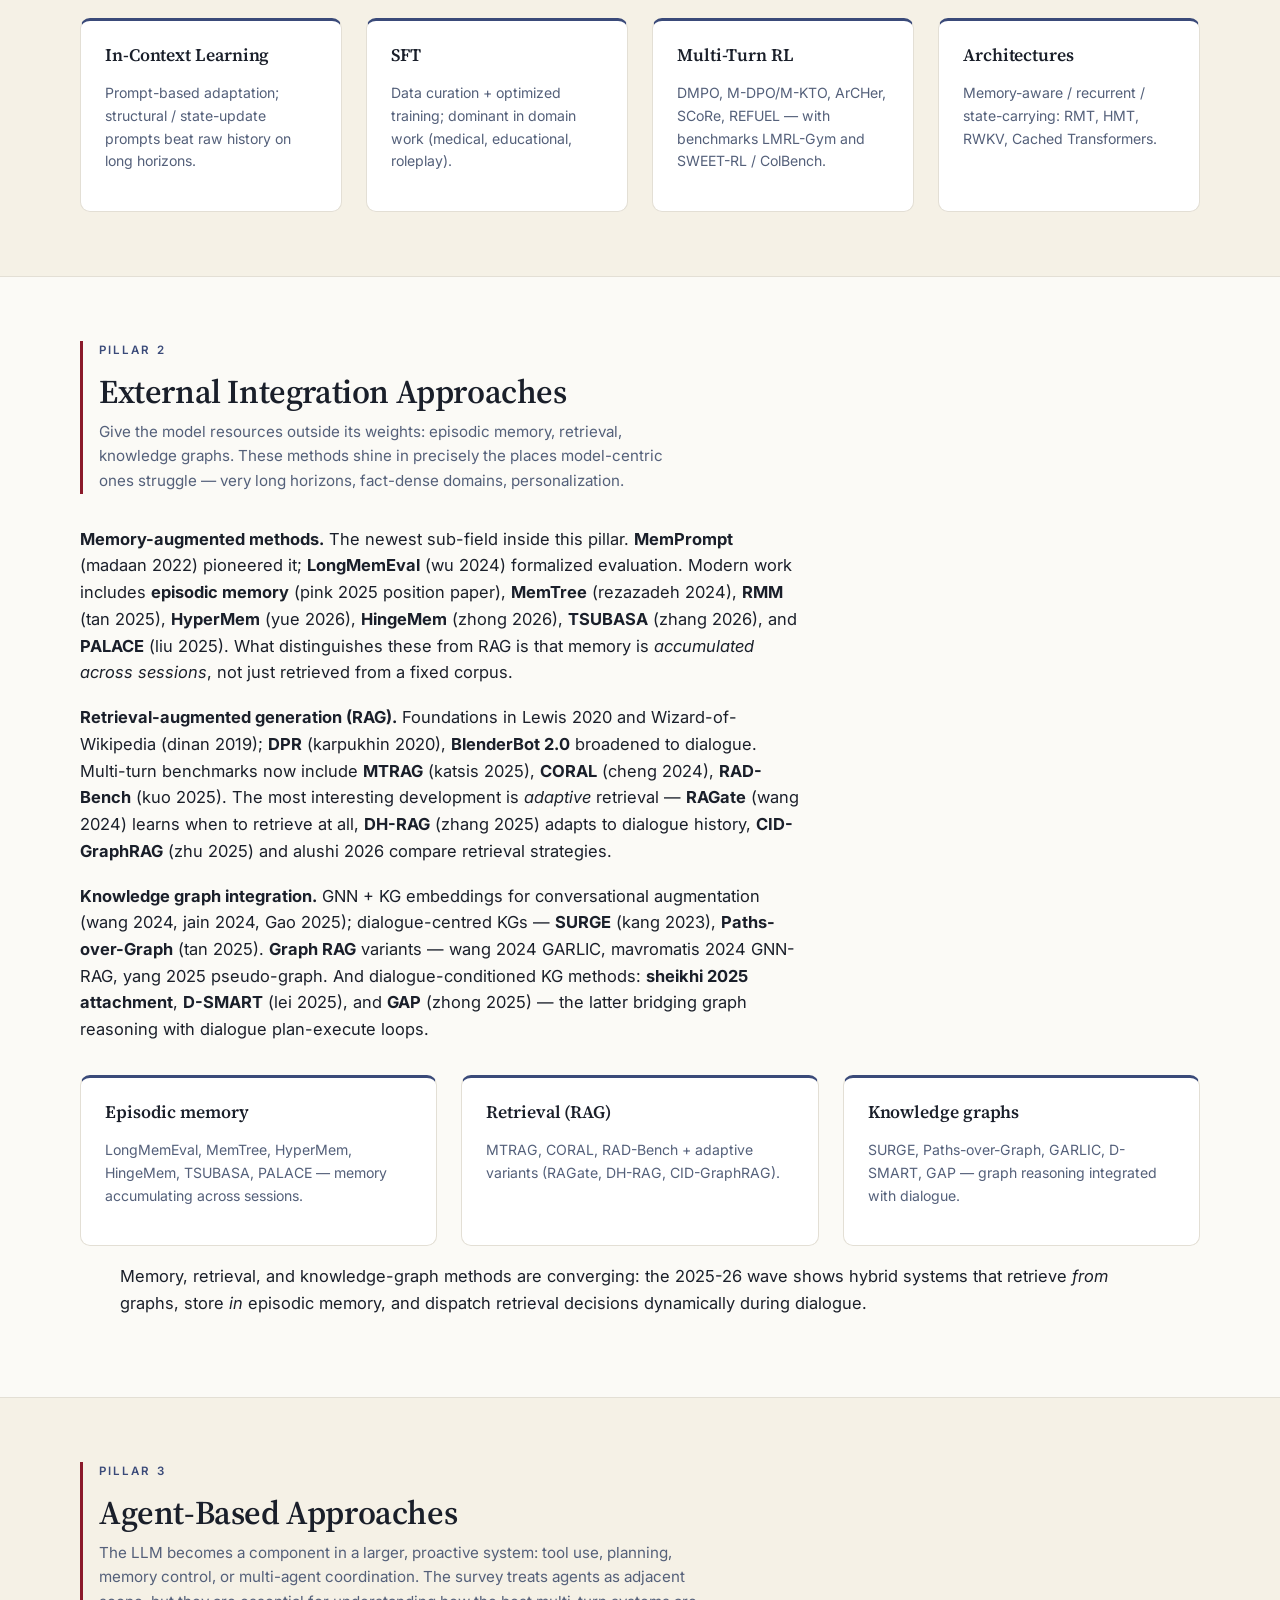
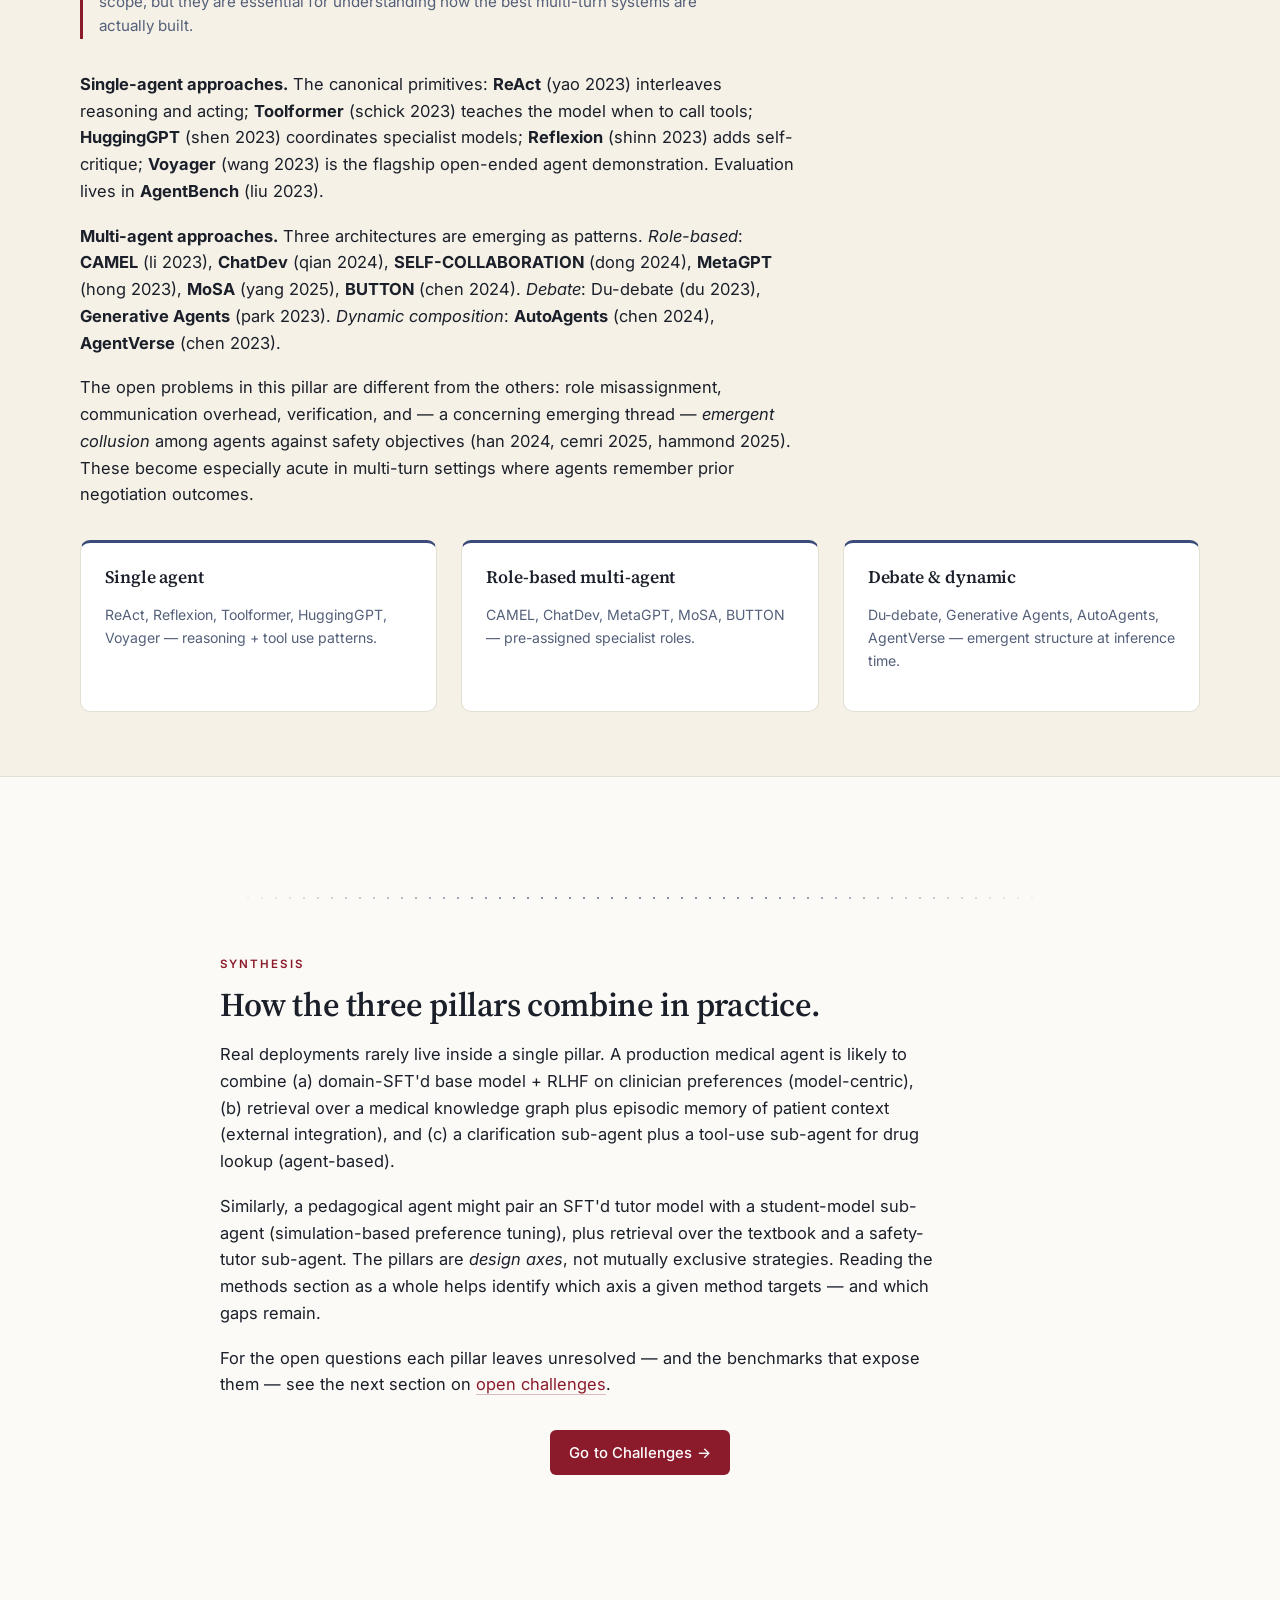
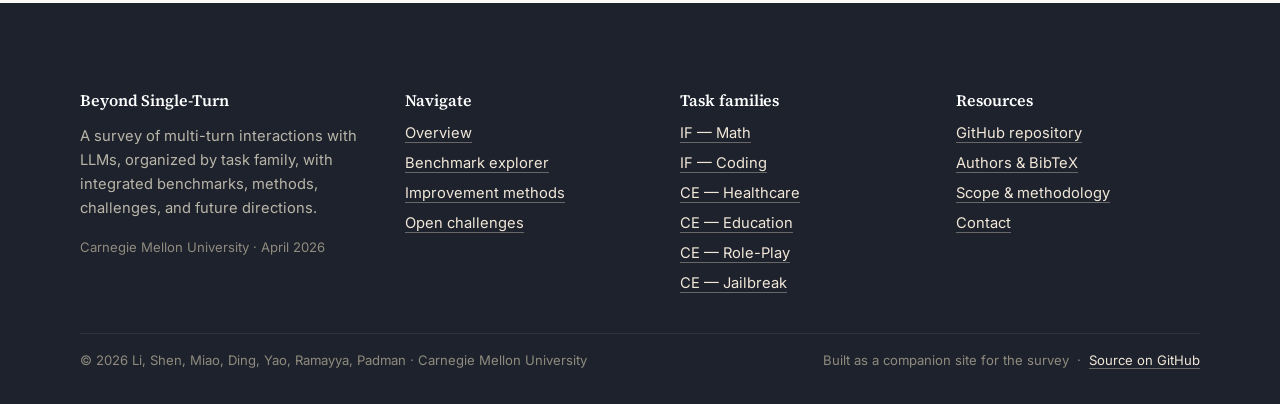
<file: docs/methods.html>
<!DOCTYPE html>
<html lang="en">
<head>
<meta charset="UTF-8" />
<meta name="viewport" content="width=device-width, initial-scale=1" />
<title>Improvement Methods — Beyond Single-Turn</title>
<meta name="description" content="The three pillars of multi-turn LLM improvement: model-centric, external integration, and agent-based methods." />
<link rel="preconnect" href="https://fonts.googleapis.com" crossorigin>
<link rel="preconnect" href="https://fonts.gstatic.com" crossorigin>
<link href="https://fonts.googleapis.com/css2?family=Inter:wght@400;500;600;700&family=Source+Serif+4:ital,opsz,wght@0,8..60,400;0,8..60,500;0,8..60,600;0,8..60,700;1,8..60,400;1,8..60,500&family=JetBrains+Mono:wght@400;500&display=swap" rel="stylesheet" />
<link rel="stylesheet" href="assets/css/styles.css" />
</head>
<body>
<div id="site-header"></div>

<section class="section">
  <div class="container">
    <div class="page-badge" style="color: var(--indigo);">Improvement Methods · Part IV</div>
    <h1 style="max-width: 30ch;">Three pillars of multi-turn improvement.</h1>
    <p class="lead" style="max-width: 70ch;">
      We organize the improvement literature into three complementary strategies. They are
      rarely mutually exclusive — a deployed medical agent typically combines domain SFT,
      retrieval over a medical KG, and an agent-level clarification policy. But each pillar
      has its own internal structure, and understanding them separately clarifies what a given
      method actually contributes.
    </p>
    <div class="pill-row">
      <a class="anchor-chip" href="#model-centric">Model-Centric</a>
      <a class="anchor-chip" href="#external">External Integration</a>
      <a class="anchor-chip" href="#agent">Agent-Based</a>
    </div>
  </div>
</section>

<!-- Model-centric -->
<section id="model-centric" class="section section-alt">
  <div class="container">
    <div class="section-header">
      <div class="eyebrow" style="color: var(--indigo);">Pillar 1</div>
      <h2 style="margin-top: 0;">Model-Centric Approaches</h2>
      <p>Directly refine the LLM to handle sequential dialogue dynamics. Four sub-families: in-context learning, supervised fine-tuning, multi-turn RL, and new architectures designed for long context.</p>
    </div>

    <div class="prose">
      <p>
        <strong>In-context learning (ICL).</strong> The simplest improvement path — shape the
        prompt. Surveys include Dong et al. (2022) and the long Chain-of-Thought literature
        (Wei 2022). An interesting multi-turn finding is that exemplar-based ICL sometimes
        <em>hurts</em>: <strong>AQA-Bench</strong> observes that adding dialogue examples
        distracts the model from the actual task. Recent work moves beyond raw-history prompts
        to structural prompting (<strong>GraphIF</strong>) and state-update prompting
        (Liu 2025), which explicitly represent the evolving dialogue state.
      </p>
      <p>
        <strong>Supervised fine-tuning (SFT).</strong> The workhorse of multi-turn improvement.
        Two themes dominate. First, <em>realistic data curation</em> — Vicuna, UltraChat,
        PlatoLM, Parrot, and the newest wave: <strong>ConsistentChat</strong> (chen 2025),
        <strong>ReSURE</strong> (du 2025), data selection (Li MDS 2026),
        <strong>PERT</strong> (Ma 2025), <strong>DocTalk</strong> (Lee 2025). Second,
        <em>optimized training</em> — loss weighting, FlashAttention, multi-query attention,
        with method work extending into steering (<strong>CodeSteer</strong>). In domain
        work, SFT is overwhelmingly the default: every medical LLM in the survey
        (DISC-MedLLM, Zhongjing, BiMediX, HuatuoGPT, CPsyCoun) and most educational tutors
        rely on domain-SFT.
      </p>
      <p>
        <strong>Reinforcement learning.</strong> Single-turn foundations — <strong>PPO</strong>
        (ouyang 2022), <strong>DPO</strong> (rafailov 2023), <strong>CaPO</strong>
        (sun 2024), <strong>ACT</strong> (chen 2024) — extend to genuine multi-turn RL in
        <strong>DMPO</strong> (shi 2024), <strong>M-DPO</strong> / <strong>M-KTO</strong>
        (xiong 2024), <strong>ArCHer</strong> (zhou 2024), <strong>SCoRe</strong>
        (kumar 2024), and <strong>REFUEL</strong> (gao 2024). Multi-turn RL benchmarks —
        <strong>LMRL-Gym</strong> (abdulhai 2023), <strong>SWEET-RL / ColBench</strong>
        (zhou 2025) — make systematic evaluation possible. Turn-level control enters with
        <strong>ITPO</strong> (wang 2026) and <strong>MTSA</strong> (guo 2025).
      </p>
      <p>
        <strong>New architectures.</strong> Long-context architectures with memory or state
        carry-over: <strong>Cached Transformers</strong> (zhang 2024),
        <strong>MemBART</strong> (wu 2023), <strong>Transformer-XL</strong> (dai 2019),
        <strong>Recurrent Memory Transformer</strong> (bulatov 2022), <strong>HMT</strong>
        (he 2024), and <strong>RWKV</strong> (peng 2023, pan 2025). These differ from RAG or
        external memory: the state is <em>inside</em> the model.
      </p>
    </div>

    <div class="grid grid-4 mt-6">
      <div class="card card-accent-meth">
        <h3>In-Context Learning</h3>
        <p class="muted" style="font-size:0.88rem;">Prompt-based adaptation; structural / state-update prompts beat raw history on long horizons.</p>
      </div>
      <div class="card card-accent-meth">
        <h3>SFT</h3>
        <p class="muted" style="font-size:0.88rem;">Data curation + optimized training; dominant in domain work (medical, educational, roleplay).</p>
      </div>
      <div class="card card-accent-meth">
        <h3>Multi-Turn RL</h3>
        <p class="muted" style="font-size:0.88rem;">DMPO, M-DPO/M-KTO, ArCHer, SCoRe, REFUEL — with benchmarks LMRL-Gym and SWEET-RL / ColBench.</p>
      </div>
      <div class="card card-accent-meth">
        <h3>Architectures</h3>
        <p class="muted" style="font-size:0.88rem;">Memory-aware / recurrent / state-carrying: RMT, HMT, RWKV, Cached Transformers.</p>
      </div>
    </div>
  </div>
</section>

<!-- External integration -->
<section id="external" class="section">
  <div class="container">
    <div class="section-header">
      <div class="eyebrow" style="color: var(--indigo);">Pillar 2</div>
      <h2 style="margin-top: 0;">External Integration Approaches</h2>
      <p>Give the model resources outside its weights: episodic memory, retrieval, knowledge graphs. These methods shine in precisely the places model-centric ones struggle — very long horizons, fact-dense domains, personalization.</p>
    </div>

    <div class="prose">
      <p>
        <strong>Memory-augmented methods.</strong> The newest sub-field inside this pillar.
        <strong>MemPrompt</strong> (madaan 2022) pioneered it; <strong>LongMemEval</strong>
        (wu 2024) formalized evaluation. Modern work includes <strong>episodic memory</strong>
        (pink 2025 position paper), <strong>MemTree</strong> (rezazadeh 2024),
        <strong>RMM</strong> (tan 2025), <strong>HyperMem</strong> (yue 2026),
        <strong>HingeMem</strong> (zhong 2026), <strong>TSUBASA</strong> (zhang 2026), and
        <strong>PALACE</strong> (liu 2025). What distinguishes these from RAG is that memory
        is <em>accumulated across sessions</em>, not just retrieved from a fixed corpus.
      </p>
      <p>
        <strong>Retrieval-augmented generation (RAG).</strong> Foundations in Lewis 2020 and
        Wizard-of-Wikipedia (dinan 2019); <strong>DPR</strong> (karpukhin 2020),
        <strong>BlenderBot 2.0</strong> broadened to dialogue. Multi-turn benchmarks now
        include <strong>MTRAG</strong> (katsis 2025), <strong>CORAL</strong> (cheng 2024),
        <strong>RAD-Bench</strong> (kuo 2025). The most interesting development is
        <em>adaptive</em> retrieval — <strong>RAGate</strong> (wang 2024) learns when to
        retrieve at all, <strong>DH-RAG</strong> (zhang 2025) adapts to dialogue history,
        <strong>CID-GraphRAG</strong> (zhu 2025) and alushi 2026 compare retrieval
        strategies.
      </p>
      <p>
        <strong>Knowledge graph integration.</strong> GNN + KG embeddings for conversational
        augmentation (wang 2024, jain 2024, Gao 2025); dialogue-centred KGs —
        <strong>SURGE</strong> (kang 2023), <strong>Paths-over-Graph</strong> (tan 2025).
        <strong>Graph RAG</strong> variants — wang 2024 GARLIC, mavromatis 2024 GNN-RAG,
        yang 2025 pseudo-graph. And dialogue-conditioned KG methods:
        <strong>sheikhi 2025 attachment</strong>, <strong>D-SMART</strong> (lei 2025), and
        <strong>GAP</strong> (zhong 2025) — the latter bridging graph reasoning with
        dialogue plan-execute loops.
      </p>
    </div>

    <div class="grid grid-3 mt-6">
      <div class="card card-accent-meth">
        <h3>Episodic memory</h3>
        <p class="muted" style="font-size:0.88rem;">LongMemEval, MemTree, HyperMem, HingeMem, TSUBASA, PALACE — memory accumulating across sessions.</p>
      </div>
      <div class="card card-accent-meth">
        <h3>Retrieval (RAG)</h3>
        <p class="muted" style="font-size:0.88rem;">MTRAG, CORAL, RAD-Bench + adaptive variants (RAGate, DH-RAG, CID-GraphRAG).</p>
      </div>
      <div class="card card-accent-meth">
        <h3>Knowledge graphs</h3>
        <p class="muted" style="font-size:0.88rem;">SURGE, Paths-over-Graph, GARLIC, D-SMART, GAP — graph reasoning integrated with dialogue.</p>
      </div>
    </div>

    <blockquote>
      Memory, retrieval, and knowledge-graph methods are converging: the 2025-26 wave shows
      hybrid systems that retrieve <em>from</em> graphs, store <em>in</em> episodic memory,
      and dispatch retrieval decisions dynamically during dialogue.
    </blockquote>
  </div>
</section>

<!-- Agent-based -->
<section id="agent" class="section section-alt">
  <div class="container">
    <div class="section-header">
      <div class="eyebrow" style="color: var(--indigo);">Pillar 3</div>
      <h2 style="margin-top: 0;">Agent-Based Approaches</h2>
      <p>The LLM becomes a component in a larger, proactive system: tool use, planning, memory control, or multi-agent coordination. The survey treats agents as adjacent scope, but they are essential for understanding how the best multi-turn systems are actually built.</p>
    </div>

    <div class="prose">
      <p>
        <strong>Single-agent approaches.</strong> The canonical primitives: <strong>ReAct</strong>
        (yao 2023) interleaves reasoning and acting; <strong>Toolformer</strong> (schick 2023)
        teaches the model when to call tools; <strong>HuggingGPT</strong> (shen 2023)
        coordinates specialist models; <strong>Reflexion</strong> (shinn 2023) adds
        self-critique; <strong>Voyager</strong> (wang 2023) is the flagship open-ended agent
        demonstration. Evaluation lives in <strong>AgentBench</strong> (liu 2023).
      </p>
      <p>
        <strong>Multi-agent approaches.</strong> Three architectures are emerging as patterns.
        <em>Role-based</em>: <strong>CAMEL</strong> (li 2023), <strong>ChatDev</strong>
        (qian 2024), <strong>SELF-COLLABORATION</strong> (dong 2024),
        <strong>MetaGPT</strong> (hong 2023), <strong>MoSA</strong> (yang 2025),
        <strong>BUTTON</strong> (chen 2024). <em>Debate</em>: Du-debate (du 2023),
        <strong>Generative Agents</strong> (park 2023). <em>Dynamic composition</em>:
        <strong>AutoAgents</strong> (chen 2024), <strong>AgentVerse</strong> (chen 2023).
      </p>
      <p>
        The open problems in this pillar are different from the others: role misassignment,
        communication overhead, verification, and — a concerning emerging thread — <em>emergent
        collusion</em> among agents against safety objectives (han 2024, cemri 2025, hammond
        2025). These become especially acute in multi-turn settings where agents remember
        prior negotiation outcomes.
      </p>
    </div>

    <div class="grid grid-3 mt-6">
      <div class="card card-accent-meth">
        <h3>Single agent</h3>
        <p class="muted" style="font-size:0.88rem;">ReAct, Reflexion, Toolformer, HuggingGPT, Voyager — reasoning + tool use patterns.</p>
      </div>
      <div class="card card-accent-meth">
        <h3>Role-based multi-agent</h3>
        <p class="muted" style="font-size:0.88rem;">CAMEL, ChatDev, MetaGPT, MoSA, BUTTON — pre-assigned specialist roles.</p>
      </div>
      <div class="card card-accent-meth">
        <h3>Debate &amp; dynamic</h3>
        <p class="muted" style="font-size:0.88rem;">Du-debate, Generative Agents, AutoAgents, AgentVerse — emergent structure at inference time.</p>
      </div>
    </div>
  </div>
</section>

<!-- Synthesis -->
<section class="section">
  <div class="container container-narrow">
    <hr class="ornament" />
    <div class="eyebrow">Synthesis</div>
    <h2 style="margin-top: 0;">How the three pillars combine in practice.</h2>
    <div class="prose">
      <p>
        Real deployments rarely live inside a single pillar. A production medical agent is
        likely to combine (a) domain-SFT'd base model + RLHF on clinician preferences
        (model-centric), (b) retrieval over a medical knowledge graph plus episodic memory of
        patient context (external integration), and (c) a clarification sub-agent plus a
        tool-use sub-agent for drug lookup (agent-based).
      </p>
      <p>
        Similarly, a pedagogical agent might pair an SFT'd tutor model with a student-model
        sub-agent (simulation-based preference tuning), plus retrieval over the textbook and
        a safety-tutor sub-agent. The pillars are <em>design axes</em>, not mutually
        exclusive strategies. Reading the methods section as a whole helps identify which
        axis a given method targets — and which gaps remain.
      </p>
      <p>
        For the open questions each pillar leaves unresolved — and the benchmarks that
        expose them — see the next section on <a href="challenges.html">open challenges</a>.
      </p>
    </div>

    <div class="center mt-6">
      <a class="btn btn-primary" href="challenges.html">Go to Challenges →</a>
    </div>
  </div>
</section>

<div id="site-footer"></div>
<script src="assets/js/partials.js"></script>
<script src="assets/js/main.js"></script>
</body>
</html>
</file>
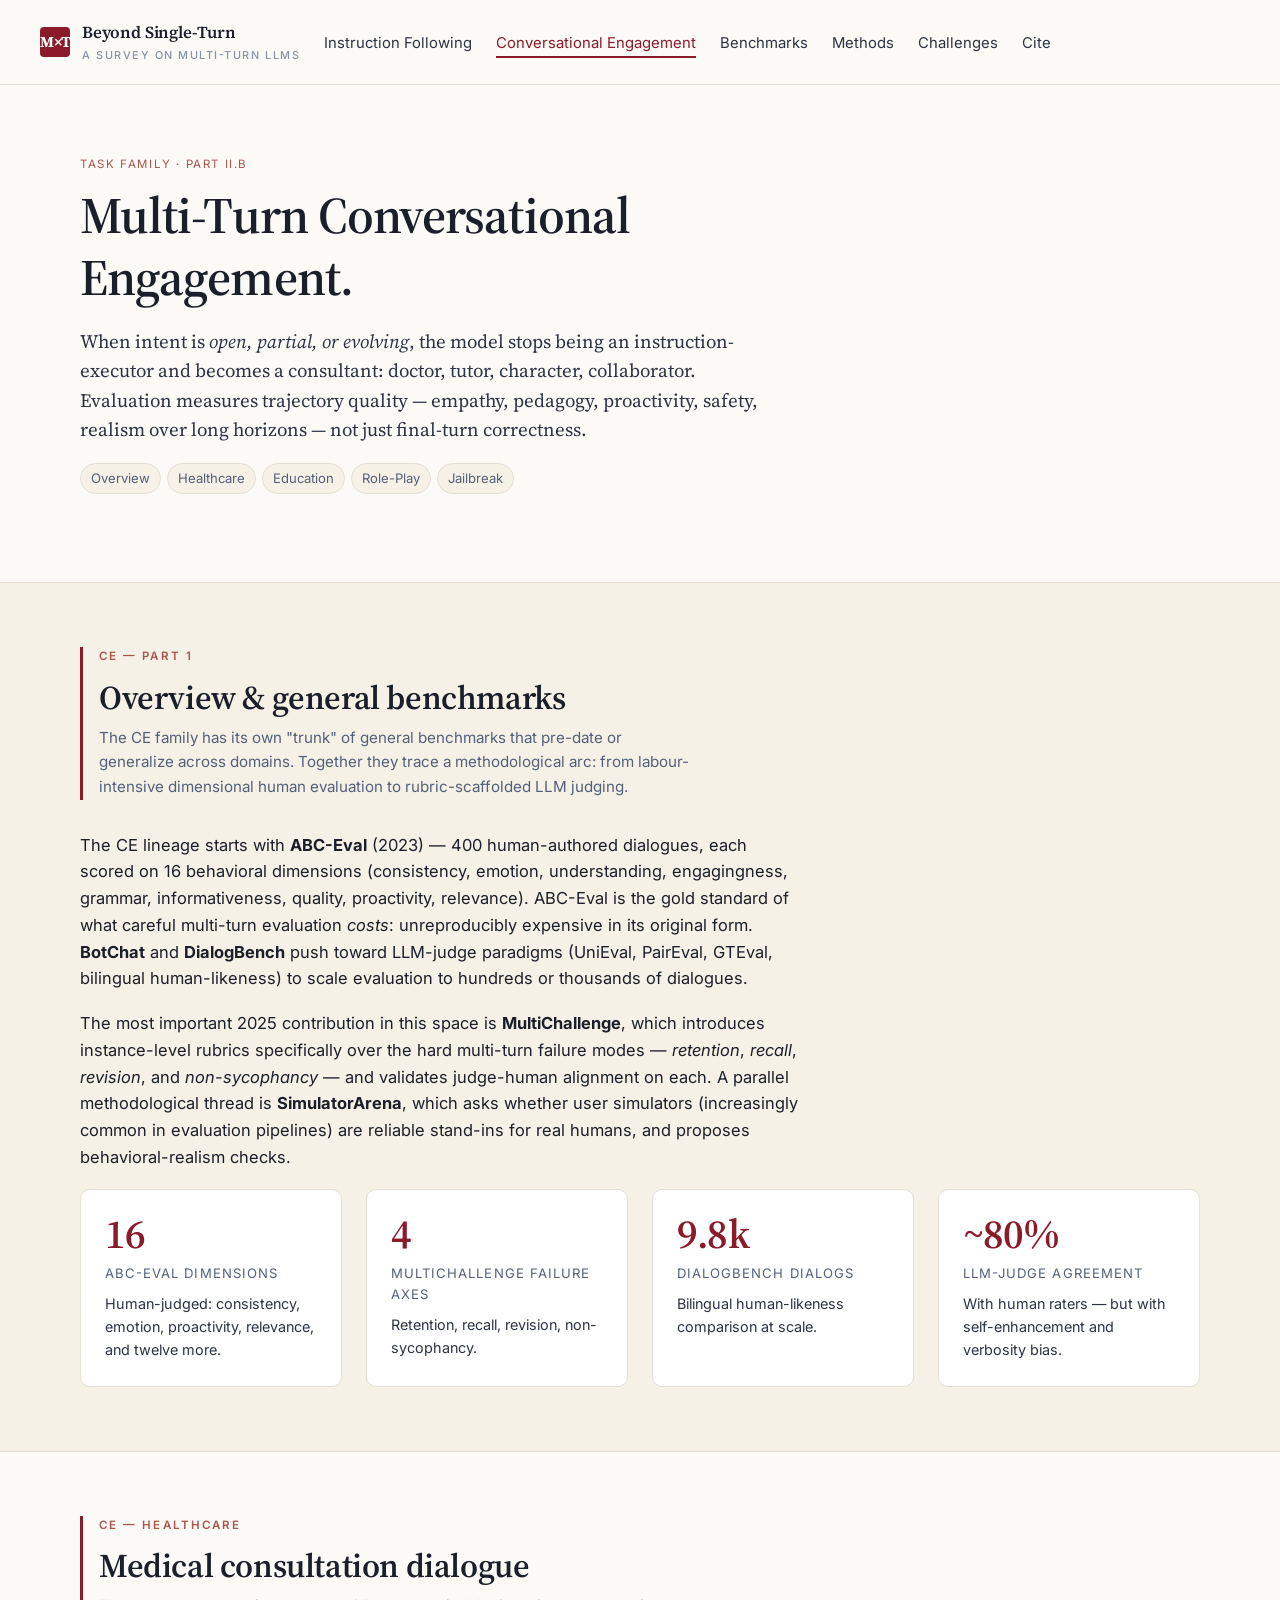
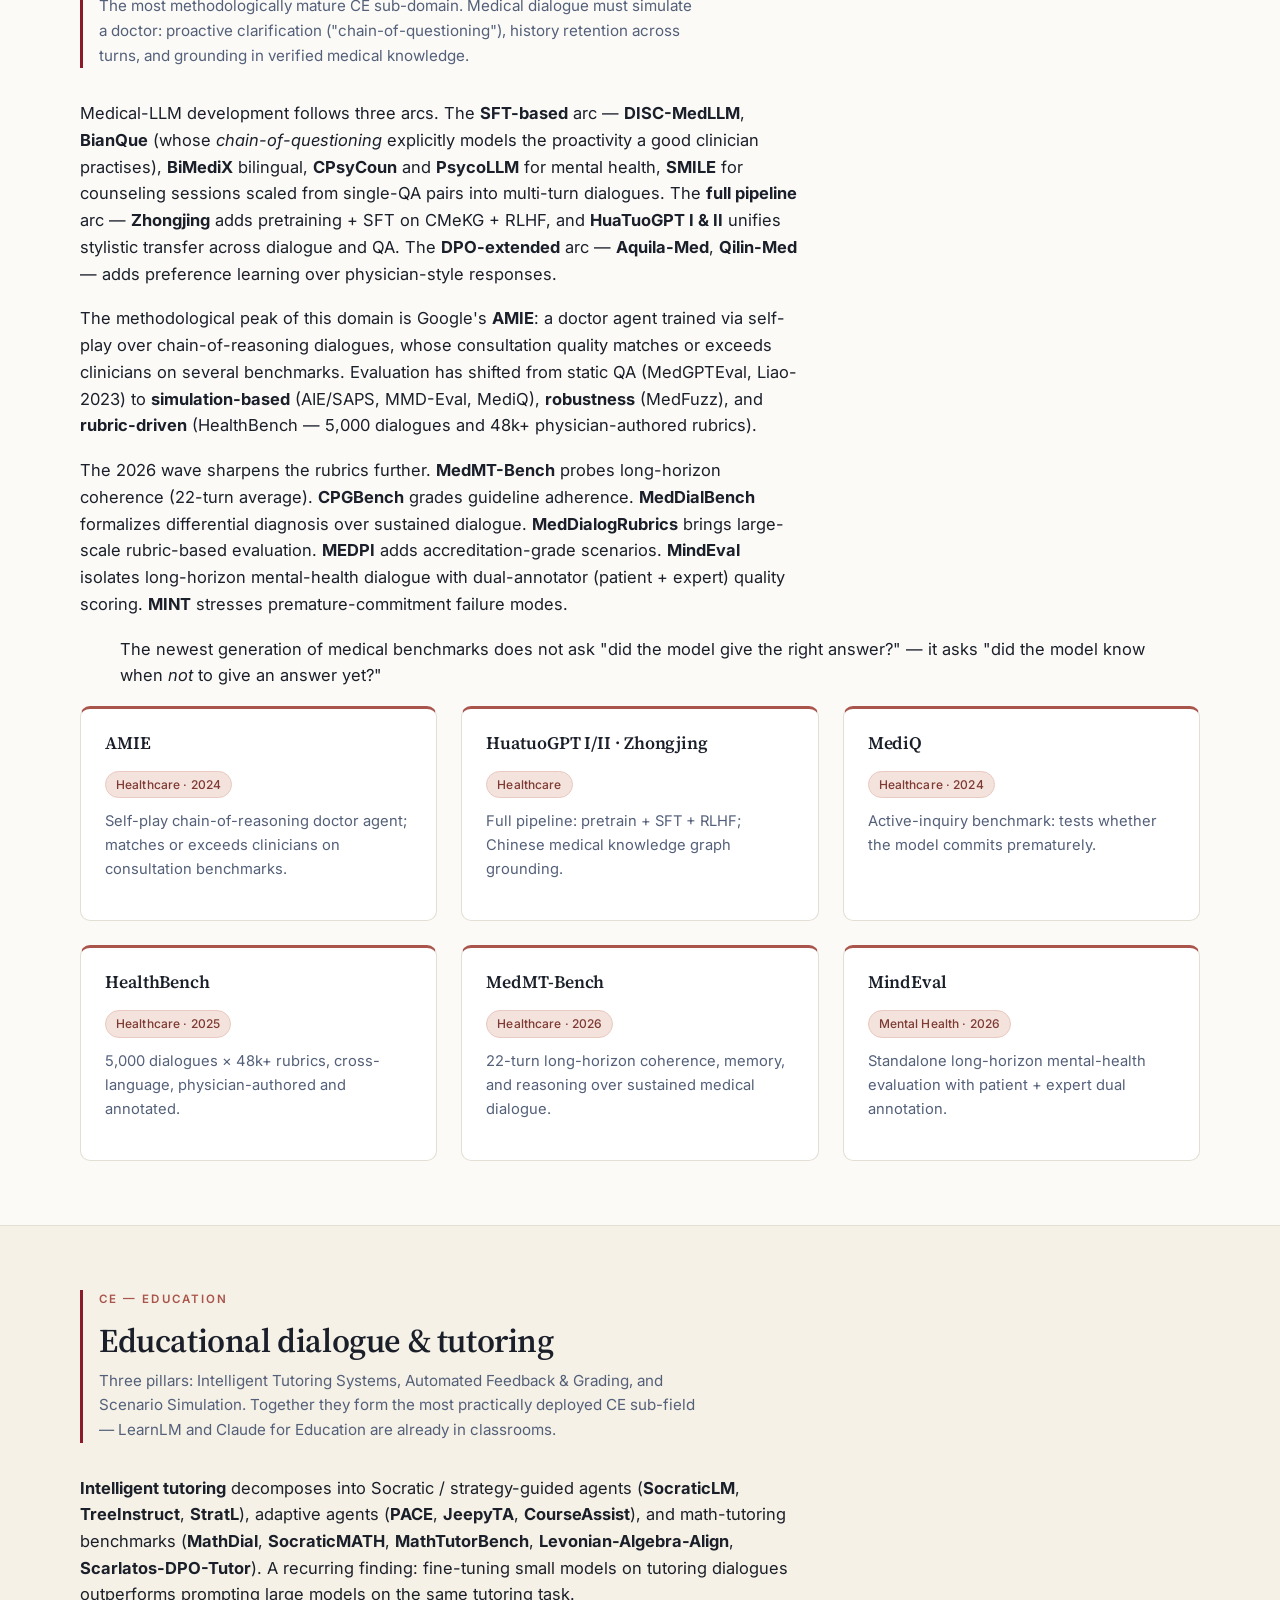
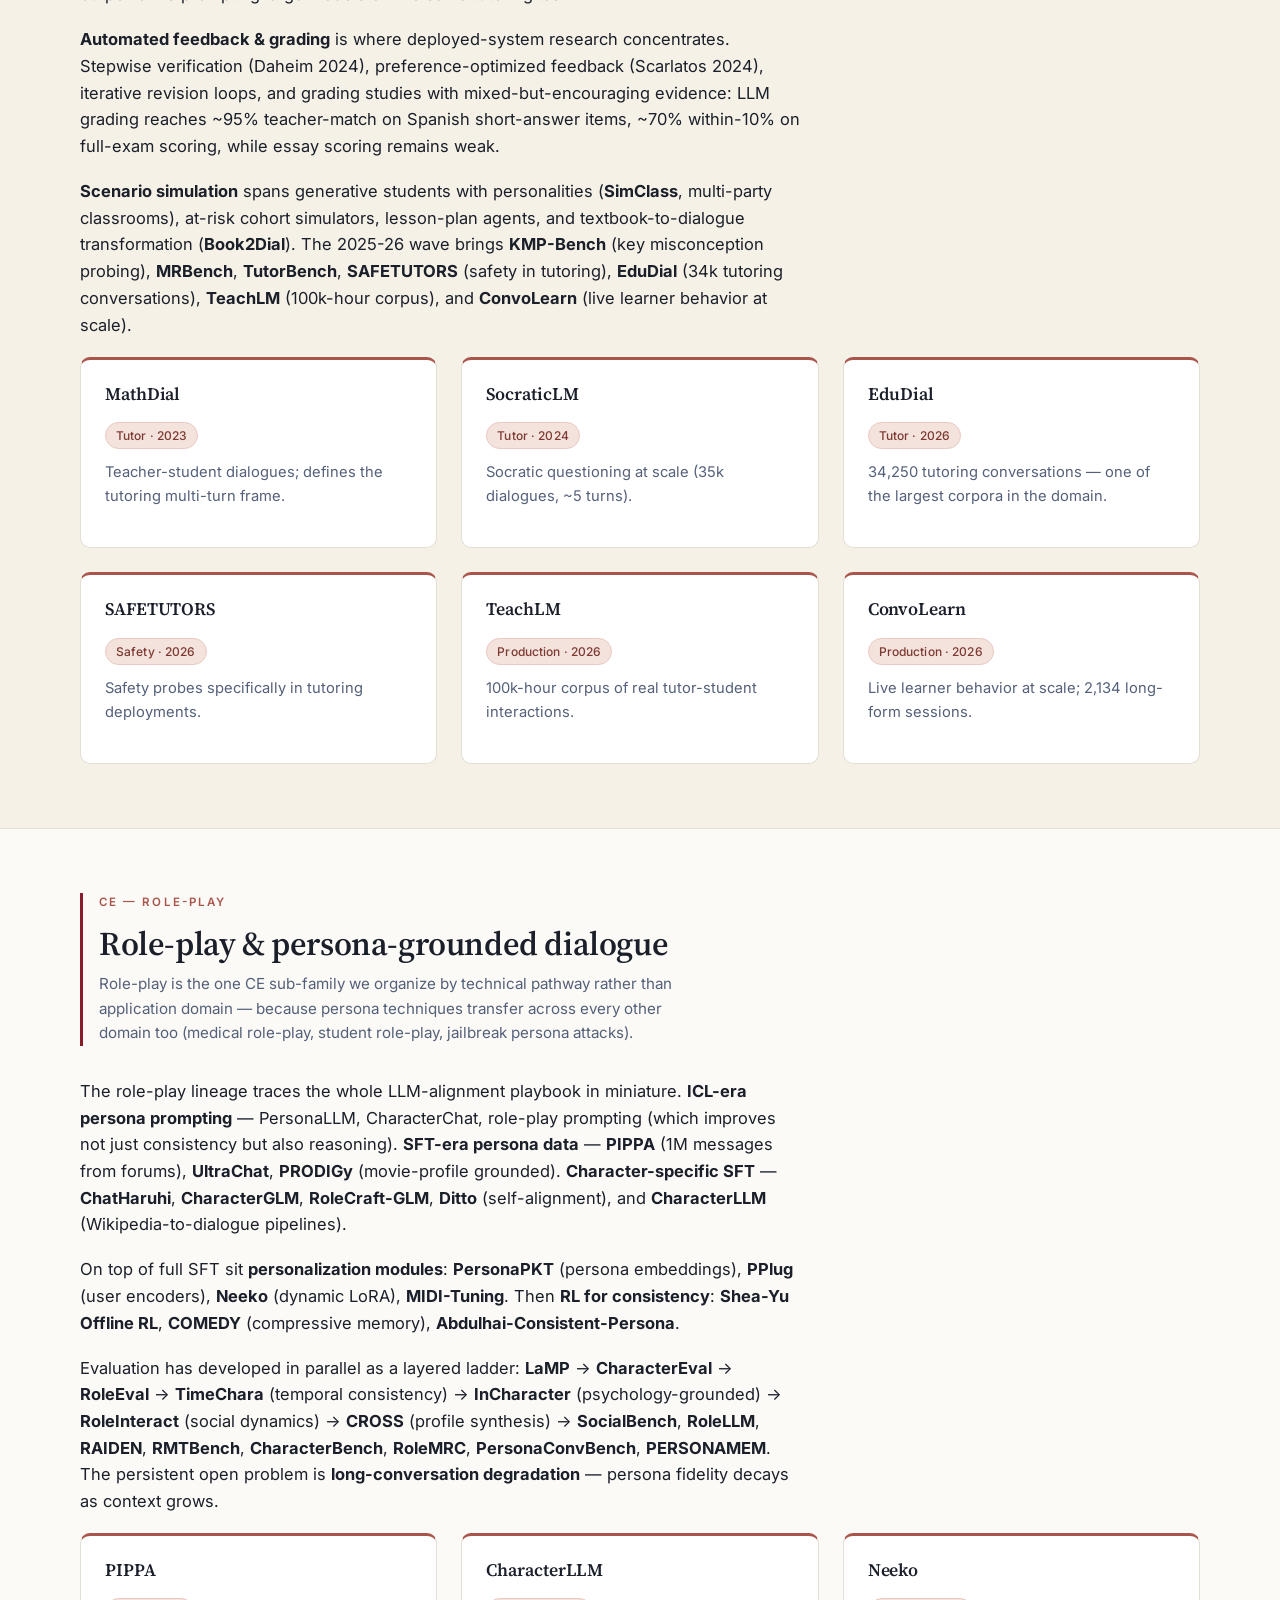
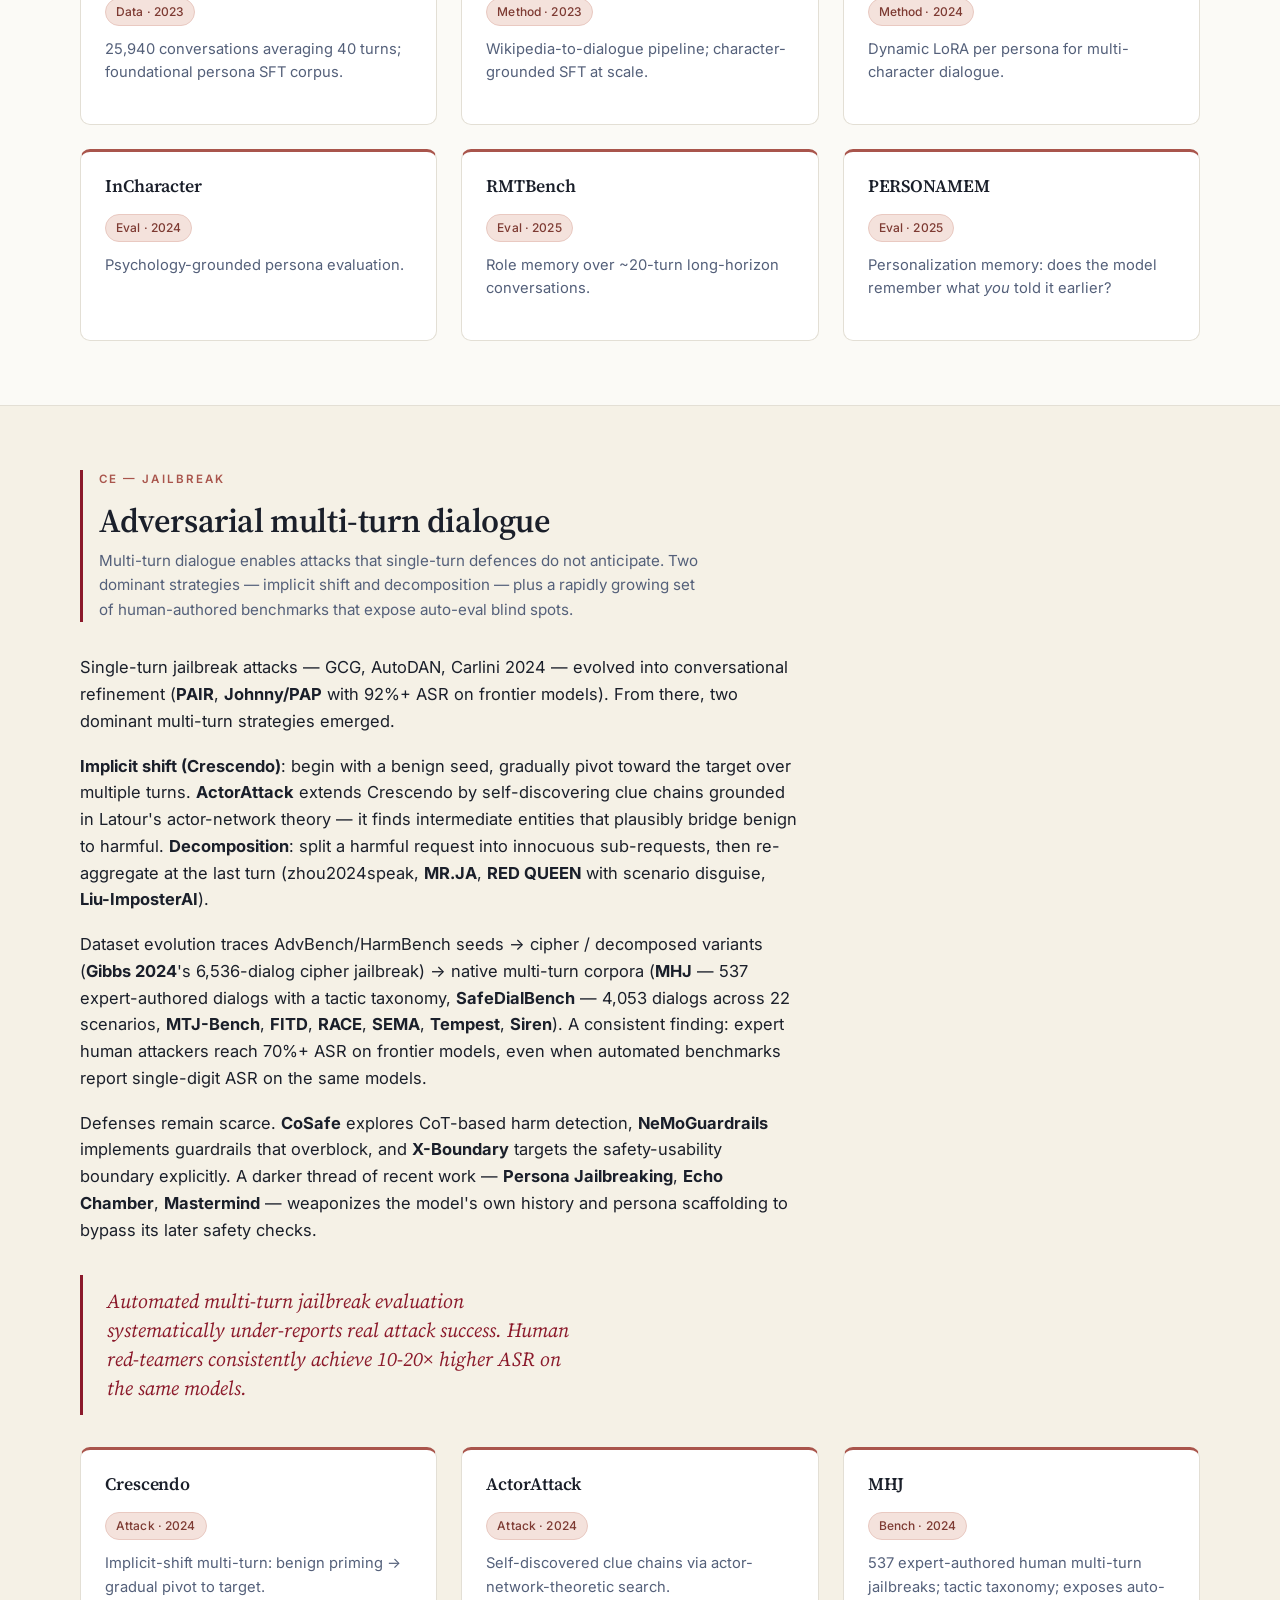
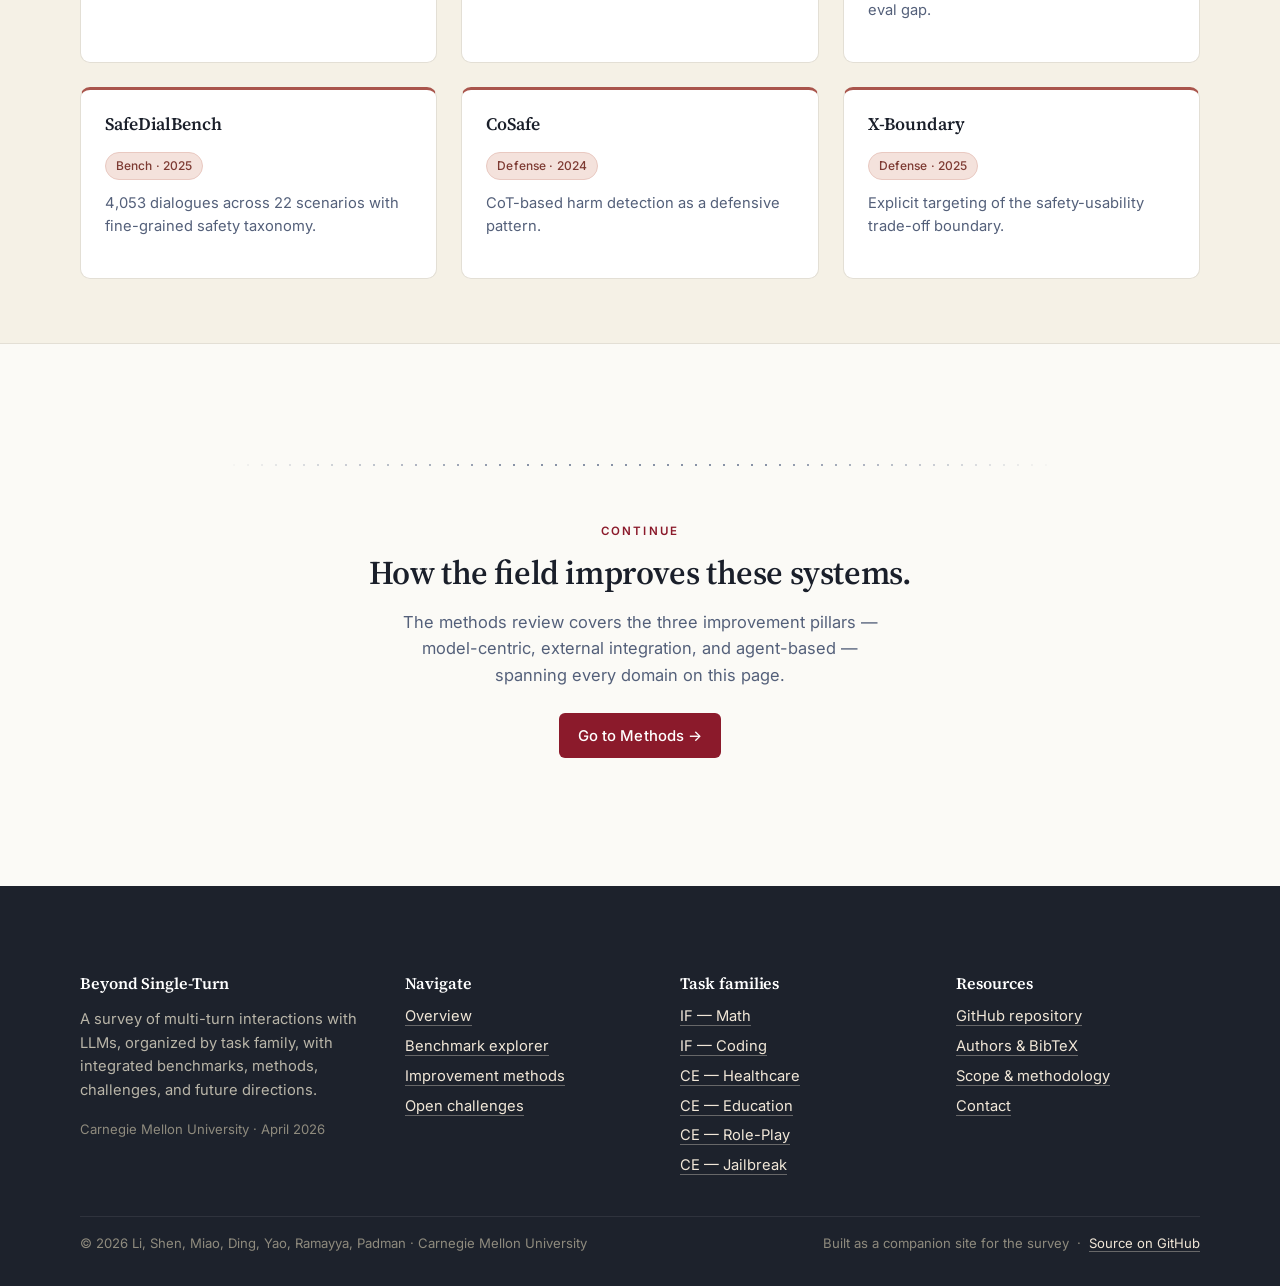
<file: docs/tasks-ce.html>
<!DOCTYPE html>
<html lang="en">
<head>
<meta charset="UTF-8" />
<meta name="viewport" content="width=device-width, initial-scale=1" />
<title>Conversational Engagement — Beyond Single-Turn</title>
<meta name="description" content="Multi-turn conversational engagement: overview, healthcare, education, role-play, and jailbreak." />
<link rel="preconnect" href="https://fonts.googleapis.com" crossorigin>
<link rel="preconnect" href="https://fonts.gstatic.com" crossorigin>
<link href="https://fonts.googleapis.com/css2?family=Inter:wght@400;500;600;700&family=Source+Serif+4:ital,opsz,wght@0,8..60,400;0,8..60,500;0,8..60,600;0,8..60,700;1,8..60,400;1,8..60,500&family=JetBrains+Mono:wght@400;500&display=swap" rel="stylesheet" />
<link rel="stylesheet" href="assets/css/styles.css" />
</head>
<body>
<div id="site-header"></div>

<section class="section">
  <div class="container">
    <div class="page-badge" style="color: var(--terra);">Task Family · Part II.B</div>
    <h1 style="max-width: 22ch;">Multi-Turn Conversational Engagement.</h1>
    <p class="lead" style="max-width: 68ch;">
      When intent is <em>open, partial, or evolving</em>, the model stops being an instruction-executor
      and becomes a consultant: doctor, tutor, character, collaborator. Evaluation measures
      trajectory quality — empathy, pedagogy, proactivity, safety, realism over long horizons —
      not just final-turn correctness.
    </p>
    <div class="pill-row">
      <a class="anchor-chip" href="#overview">Overview</a>
      <a class="anchor-chip" href="#healthcare">Healthcare</a>
      <a class="anchor-chip" href="#education">Education</a>
      <a class="anchor-chip" href="#roleplay">Role-Play</a>
      <a class="anchor-chip" href="#jailbreak">Jailbreak</a>
    </div>
  </div>
</section>

<!-- Overview -->
<section id="overview" class="section section-alt">
  <div class="container">
    <div class="section-header">
      <div class="eyebrow" style="color: var(--terra);">CE — Part 1</div>
      <h2 style="margin-top:0;">Overview &amp; general benchmarks</h2>
      <p>The CE family has its own "trunk" of general benchmarks that pre-date or generalize across domains. Together they trace a methodological arc: from labour-intensive dimensional human evaluation to rubric-scaffolded LLM judging.</p>
    </div>

    <div class="prose">
      <p>
        The CE lineage starts with <strong>ABC-Eval</strong> (2023) — 400 human-authored
        dialogues, each scored on 16 behavioral dimensions (consistency, emotion, understanding,
        engagingness, grammar, informativeness, quality, proactivity, relevance). ABC-Eval is the
        gold standard of what careful multi-turn evaluation <em>costs</em>: unreproducibly
        expensive in its original form. <strong>BotChat</strong> and
        <strong>DialogBench</strong> push toward LLM-judge paradigms (UniEval, PairEval, GTEval,
        bilingual human-likeness) to scale evaluation to hundreds or thousands of dialogues.
      </p>
      <p>
        The most important 2025 contribution in this space is <strong>MultiChallenge</strong>,
        which introduces instance-level rubrics specifically over the hard multi-turn failure
        modes — <em>retention</em>, <em>recall</em>, <em>revision</em>, and
        <em>non-sycophancy</em> — and validates judge-human alignment on each. A parallel
        methodological thread is <strong>SimulatorArena</strong>, which asks whether user
        simulators (increasingly common in evaluation pipelines) are reliable stand-ins for
        real humans, and proposes behavioral-realism checks.
      </p>
    </div>

    <div class="grid grid-4">
      <div class="stat">
        <div class="stat-num">16</div>
        <div class="stat-label">ABC-Eval dimensions</div>
        <div class="stat-sub">Human-judged: consistency, emotion, proactivity, relevance, and twelve more.</div>
      </div>
      <div class="stat">
        <div class="stat-num">4</div>
        <div class="stat-label">MultiChallenge failure axes</div>
        <div class="stat-sub">Retention, recall, revision, non-sycophancy.</div>
      </div>
      <div class="stat">
        <div class="stat-num">9.8k</div>
        <div class="stat-label">DialogBench dialogs</div>
        <div class="stat-sub">Bilingual human-likeness comparison at scale.</div>
      </div>
      <div class="stat">
        <div class="stat-num">~80%</div>
        <div class="stat-label">LLM-judge agreement</div>
        <div class="stat-sub">With human raters — but with self-enhancement and verbosity bias.</div>
      </div>
    </div>
  </div>
</section>

<!-- Healthcare -->
<section id="healthcare" class="section">
  <div class="container">
    <div class="section-header">
      <div class="eyebrow" style="color: var(--terra);">CE — Healthcare</div>
      <h2 style="margin-top:0;">Medical consultation dialogue</h2>
      <p>The most methodologically mature CE sub-domain. Medical dialogue must simulate a doctor: proactive clarification ("chain-of-questioning"), history retention across turns, and grounding in verified medical knowledge.</p>
    </div>

    <div class="prose">
      <p>
        Medical-LLM development follows three arcs. The <strong>SFT-based</strong> arc —
        <strong>DISC-MedLLM</strong>, <strong>BianQue</strong> (whose
        <em>chain-of-questioning</em> explicitly models the proactivity a good clinician
        practises), <strong>BiMediX</strong> bilingual, <strong>CPsyCoun</strong> and
        <strong>PsycoLLM</strong> for mental health, <strong>SMILE</strong> for counseling
        sessions scaled from single-QA pairs into multi-turn dialogues. The
        <strong>full pipeline</strong> arc — <strong>Zhongjing</strong> adds pretraining +
        SFT on CMeKG + RLHF, and <strong>HuaTuoGPT I &amp; II</strong> unifies stylistic
        transfer across dialogue and QA. The <strong>DPO-extended</strong> arc —
        <strong>Aquila-Med</strong>, <strong>Qilin-Med</strong> — adds preference learning
        over physician-style responses.
      </p>
      <p>
        The methodological peak of this domain is Google's <strong>AMIE</strong>: a doctor
        agent trained via self-play over chain-of-reasoning dialogues, whose consultation
        quality matches or exceeds clinicians on several benchmarks. Evaluation has shifted
        from static QA (MedGPTEval, Liao-2023) to <strong>simulation-based</strong>
        (AIE/SAPS, MMD-Eval, MediQ), <strong>robustness</strong> (MedFuzz), and
        <strong>rubric-driven</strong> (HealthBench — 5,000 dialogues and 48k+
        physician-authored rubrics).
      </p>
      <p>
        The 2026 wave sharpens the rubrics further. <strong>MedMT-Bench</strong> probes
        long-horizon coherence (22-turn average). <strong>CPGBench</strong> grades guideline
        adherence. <strong>MedDialBench</strong> formalizes differential diagnosis over
        sustained dialogue. <strong>MedDialogRubrics</strong> brings large-scale
        rubric-based evaluation. <strong>MEDPI</strong> adds accreditation-grade scenarios.
        <strong>MindEval</strong> isolates long-horizon mental-health dialogue with
        dual-annotator (patient + expert) quality scoring. <strong>MINT</strong> stresses
        premature-commitment failure modes.
      </p>
    </div>

    <blockquote>
      The newest generation of medical benchmarks does not ask "did the model give the right
      answer?" — it asks "did the model know when <em>not</em> to give an answer yet?"
    </blockquote>

    <div class="grid grid-3">
      <div class="card card-accent-ce">
        <h3>AMIE</h3>
        <div class="chip chip-ce">Healthcare · 2024</div>
        <p class="muted mt-3">Self-play chain-of-reasoning doctor agent; matches or exceeds clinicians on consultation benchmarks.</p>
      </div>
      <div class="card card-accent-ce">
        <h3>HuatuoGPT I/II · Zhongjing</h3>
        <div class="chip chip-ce">Healthcare</div>
        <p class="muted mt-3">Full pipeline: pretrain + SFT + RLHF; Chinese medical knowledge graph grounding.</p>
      </div>
      <div class="card card-accent-ce">
        <h3>MediQ</h3>
        <div class="chip chip-ce">Healthcare · 2024</div>
        <p class="muted mt-3">Active-inquiry benchmark: tests whether the model commits prematurely.</p>
      </div>
      <div class="card card-accent-ce">
        <h3>HealthBench</h3>
        <div class="chip chip-ce">Healthcare · 2025</div>
        <p class="muted mt-3">5,000 dialogues × 48k+ rubrics, cross-language, physician-authored and annotated.</p>
      </div>
      <div class="card card-accent-ce">
        <h3>MedMT-Bench</h3>
        <div class="chip chip-ce">Healthcare · 2026</div>
        <p class="muted mt-3">22-turn long-horizon coherence, memory, and reasoning over sustained medical dialogue.</p>
      </div>
      <div class="card card-accent-ce">
        <h3>MindEval</h3>
        <div class="chip chip-ce">Mental Health · 2026</div>
        <p class="muted mt-3">Standalone long-horizon mental-health evaluation with patient + expert dual annotation.</p>
      </div>
    </div>
  </div>
</section>

<!-- Education -->
<section id="education" class="section section-alt">
  <div class="container">
    <div class="section-header">
      <div class="eyebrow" style="color: var(--terra);">CE — Education</div>
      <h2 style="margin-top:0;">Educational dialogue &amp; tutoring</h2>
      <p>Three pillars: Intelligent Tutoring Systems, Automated Feedback &amp; Grading, and Scenario Simulation. Together they form the most practically deployed CE sub-field — LearnLM and Claude for Education are already in classrooms.</p>
    </div>

    <div class="prose">
      <p>
        <strong>Intelligent tutoring</strong> decomposes into Socratic / strategy-guided
        agents (<strong>SocraticLM</strong>, <strong>TreeInstruct</strong>, <strong>StratL</strong>),
        adaptive agents (<strong>PACE</strong>, <strong>JeepyTA</strong>,
        <strong>CourseAssist</strong>), and math-tutoring benchmarks
        (<strong>MathDial</strong>, <strong>SocraticMATH</strong>,
        <strong>MathTutorBench</strong>, <strong>Levonian-Algebra-Align</strong>,
        <strong>Scarlatos-DPO-Tutor</strong>). A recurring finding: fine-tuning small models on
        tutoring dialogues outperforms prompting large models on the same tutoring task.
      </p>
      <p>
        <strong>Automated feedback &amp; grading</strong> is where deployed-system research
        concentrates. Stepwise verification (Daheim 2024), preference-optimized feedback
        (Scarlatos 2024), iterative revision loops, and grading studies with mixed-but-encouraging
        evidence: LLM grading reaches ~95% teacher-match on Spanish short-answer items, ~70%
        within-10% on full-exam scoring, while essay scoring remains weak.
      </p>
      <p>
        <strong>Scenario simulation</strong> spans generative students with personalities
        (<strong>SimClass</strong>, multi-party classrooms), at-risk cohort simulators,
        lesson-plan agents, and textbook-to-dialogue transformation (<strong>Book2Dial</strong>).
        The 2025-26 wave brings <strong>KMP-Bench</strong> (key misconception probing),
        <strong>MRBench</strong>, <strong>TutorBench</strong>, <strong>SAFETUTORS</strong>
        (safety in tutoring), <strong>EduDial</strong> (34k tutoring conversations),
        <strong>TeachLM</strong> (100k-hour corpus), and <strong>ConvoLearn</strong>
        (live learner behavior at scale).
      </p>
    </div>

    <div class="grid grid-3">
      <div class="card card-accent-ce">
        <h3>MathDial</h3>
        <div class="chip chip-ce">Tutor · 2023</div>
        <p class="muted mt-3">Teacher-student dialogues; defines the tutoring multi-turn frame.</p>
      </div>
      <div class="card card-accent-ce">
        <h3>SocraticLM</h3>
        <div class="chip chip-ce">Tutor · 2024</div>
        <p class="muted mt-3">Socratic questioning at scale (35k dialogues, ~5 turns).</p>
      </div>
      <div class="card card-accent-ce">
        <h3>EduDial</h3>
        <div class="chip chip-ce">Tutor · 2026</div>
        <p class="muted mt-3">34,250 tutoring conversations — one of the largest corpora in the domain.</p>
      </div>
      <div class="card card-accent-ce">
        <h3>SAFETUTORS</h3>
        <div class="chip chip-ce">Safety · 2026</div>
        <p class="muted mt-3">Safety probes specifically in tutoring deployments.</p>
      </div>
      <div class="card card-accent-ce">
        <h3>TeachLM</h3>
        <div class="chip chip-ce">Production · 2026</div>
        <p class="muted mt-3">100k-hour corpus of real tutor-student interactions.</p>
      </div>
      <div class="card card-accent-ce">
        <h3>ConvoLearn</h3>
        <div class="chip chip-ce">Production · 2026</div>
        <p class="muted mt-3">Live learner behavior at scale; 2,134 long-form sessions.</p>
      </div>
    </div>
  </div>
</section>

<!-- Roleplay -->
<section id="roleplay" class="section">
  <div class="container">
    <div class="section-header">
      <div class="eyebrow" style="color: var(--terra);">CE — Role-Play</div>
      <h2 style="margin-top:0;">Role-play &amp; persona-grounded dialogue</h2>
      <p>Role-play is the one CE sub-family we organize by technical pathway rather than application domain — because persona techniques transfer across every other domain too (medical role-play, student role-play, jailbreak persona attacks).</p>
    </div>

    <div class="prose">
      <p>
        The role-play lineage traces the whole LLM-alignment playbook in miniature.
        <strong>ICL-era persona prompting</strong> — PersonaLLM, CharacterChat, role-play
        prompting (which improves not just consistency but also reasoning). <strong>SFT-era
        persona data</strong> — <strong>PIPPA</strong> (1M messages from forums), <strong>UltraChat</strong>,
        <strong>PRODIGy</strong> (movie-profile grounded). <strong>Character-specific SFT</strong>
        — <strong>ChatHaruhi</strong>, <strong>CharacterGLM</strong>,
        <strong>RoleCraft-GLM</strong>, <strong>Ditto</strong> (self-alignment), and
        <strong>CharacterLLM</strong> (Wikipedia-to-dialogue pipelines).
      </p>
      <p>
        On top of full SFT sit <strong>personalization modules</strong>:
        <strong>PersonaPKT</strong> (persona embeddings), <strong>PPlug</strong> (user
        encoders), <strong>Neeko</strong> (dynamic LoRA), <strong>MIDI-Tuning</strong>.
        Then <strong>RL for consistency</strong>: <strong>Shea-Yu Offline RL</strong>,
        <strong>COMEDY</strong> (compressive memory), <strong>Abdulhai-Consistent-Persona</strong>.
      </p>
      <p>
        Evaluation has developed in parallel as a layered ladder:
        <strong>LaMP</strong> → <strong>CharacterEval</strong> → <strong>RoleEval</strong> →
        <strong>TimeChara</strong> (temporal consistency) →
        <strong>InCharacter</strong> (psychology-grounded) →
        <strong>RoleInteract</strong> (social dynamics) →
        <strong>CROSS</strong> (profile synthesis) →
        <strong>SocialBench</strong>, <strong>RoleLLM</strong>, <strong>RAIDEN</strong>,
        <strong>RMTBench</strong>, <strong>CharacterBench</strong>, <strong>RoleMRC</strong>,
        <strong>PersonaConvBench</strong>, <strong>PERSONAMEM</strong>. The persistent
        open problem is <strong>long-conversation degradation</strong> —
        persona fidelity decays as context grows.
      </p>
    </div>

    <div class="grid grid-3">
      <div class="card card-accent-ce">
        <h3>PIPPA</h3>
        <div class="chip chip-ce">Data · 2023</div>
        <p class="muted mt-3">25,940 conversations averaging 40 turns; foundational persona SFT corpus.</p>
      </div>
      <div class="card card-accent-ce">
        <h3>CharacterLLM</h3>
        <div class="chip chip-ce">Method · 2023</div>
        <p class="muted mt-3">Wikipedia-to-dialogue pipeline; character-grounded SFT at scale.</p>
      </div>
      <div class="card card-accent-ce">
        <h3>Neeko</h3>
        <div class="chip chip-ce">Method · 2024</div>
        <p class="muted mt-3">Dynamic LoRA per persona for multi-character dialogue.</p>
      </div>
      <div class="card card-accent-ce">
        <h3>InCharacter</h3>
        <div class="chip chip-ce">Eval · 2024</div>
        <p class="muted mt-3">Psychology-grounded persona evaluation.</p>
      </div>
      <div class="card card-accent-ce">
        <h3>RMTBench</h3>
        <div class="chip chip-ce">Eval · 2025</div>
        <p class="muted mt-3">Role memory over ~20-turn long-horizon conversations.</p>
      </div>
      <div class="card card-accent-ce">
        <h3>PERSONAMEM</h3>
        <div class="chip chip-ce">Eval · 2025</div>
        <p class="muted mt-3">Personalization memory: does the model remember what <em>you</em> told it earlier?</p>
      </div>
    </div>
  </div>
</section>

<!-- Jailbreak -->
<section id="jailbreak" class="section section-alt">
  <div class="container">
    <div class="section-header">
      <div class="eyebrow" style="color: var(--terra);">CE — Jailbreak</div>
      <h2 style="margin-top:0;">Adversarial multi-turn dialogue</h2>
      <p>Multi-turn dialogue enables attacks that single-turn defences do not anticipate. Two dominant strategies — implicit shift and decomposition — plus a rapidly growing set of human-authored benchmarks that expose auto-eval blind spots.</p>
    </div>

    <div class="prose">
      <p>
        Single-turn jailbreak attacks — GCG, AutoDAN, Carlini 2024 — evolved into conversational
        refinement (<strong>PAIR</strong>, <strong>Johnny/PAP</strong> with 92%+ ASR on frontier
        models). From there, two dominant multi-turn strategies emerged.
      </p>
      <p>
        <strong>Implicit shift (Crescendo)</strong>: begin with a benign seed, gradually pivot
        toward the target over multiple turns. <strong>ActorAttack</strong> extends Crescendo
        by self-discovering clue chains grounded in Latour's actor-network theory — it finds
        intermediate entities that plausibly bridge benign to harmful.
        <strong>Decomposition</strong>: split a harmful request into innocuous sub-requests,
        then re-aggregate at the last turn (zhou2024speak, <strong>MR.JA</strong>,
        <strong>RED QUEEN</strong> with scenario disguise, <strong>Liu-ImposterAI</strong>).
      </p>
      <p>
        Dataset evolution traces AdvBench/HarmBench seeds → cipher / decomposed variants
        (<strong>Gibbs 2024</strong>'s 6,536-dialog cipher jailbreak) → native multi-turn
        corpora (<strong>MHJ</strong> — 537 expert-authored dialogs with a tactic taxonomy,
        <strong>SafeDialBench</strong> — 4,053 dialogs across 22 scenarios,
        <strong>MTJ-Bench</strong>, <strong>FITD</strong>, <strong>RACE</strong>,
        <strong>SEMA</strong>, <strong>Tempest</strong>, <strong>Siren</strong>). A
        consistent finding: expert human attackers reach 70%+ ASR on frontier models, even
        when automated benchmarks report single-digit ASR on the same models.
      </p>
      <p>
        Defenses remain scarce. <strong>CoSafe</strong> explores CoT-based harm detection,
        <strong>NeMoGuardrails</strong> implements guardrails that overblock, and
        <strong>X-Boundary</strong> targets the safety-usability boundary explicitly. A
        darker thread of recent work — <strong>Persona Jailbreaking</strong>, <strong>Echo
        Chamber</strong>, <strong>Mastermind</strong> — weaponizes the model's own history
        and persona scaffolding to bypass its later safety checks.
      </p>
    </div>

    <div class="pull">
      Automated multi-turn jailbreak evaluation systematically under-reports real attack success. Human red-teamers consistently achieve 10-20× higher ASR on the same models.
    </div>

    <div class="grid grid-3">
      <div class="card card-accent-ce">
        <h3>Crescendo</h3>
        <div class="chip chip-ce">Attack · 2024</div>
        <p class="muted mt-3">Implicit-shift multi-turn: benign priming → gradual pivot to target.</p>
      </div>
      <div class="card card-accent-ce">
        <h3>ActorAttack</h3>
        <div class="chip chip-ce">Attack · 2024</div>
        <p class="muted mt-3">Self-discovered clue chains via actor-network-theoretic search.</p>
      </div>
      <div class="card card-accent-ce">
        <h3>MHJ</h3>
        <div class="chip chip-ce">Bench · 2024</div>
        <p class="muted mt-3">537 expert-authored human multi-turn jailbreaks; tactic taxonomy; exposes auto-eval gap.</p>
      </div>
      <div class="card card-accent-ce">
        <h3>SafeDialBench</h3>
        <div class="chip chip-ce">Bench · 2025</div>
        <p class="muted mt-3">4,053 dialogues across 22 scenarios with fine-grained safety taxonomy.</p>
      </div>
      <div class="card card-accent-ce">
        <h3>CoSafe</h3>
        <div class="chip chip-ce">Defense · 2024</div>
        <p class="muted mt-3">CoT-based harm detection as a defensive pattern.</p>
      </div>
      <div class="card card-accent-ce">
        <h3>X-Boundary</h3>
        <div class="chip chip-ce">Defense · 2025</div>
        <p class="muted mt-3">Explicit targeting of the safety-usability trade-off boundary.</p>
      </div>
    </div>
  </div>
</section>

<section class="section">
  <div class="container container-narrow center">
    <hr class="ornament" />
    <div class="eyebrow">Continue</div>
    <h2 style="margin-top: 0;">How the field improves these systems.</h2>
    <p class="muted" style="max-width: 50ch; margin: 0 auto var(--space-5);">
      The methods review covers the three improvement pillars — model-centric, external
      integration, and agent-based — spanning every domain on this page.
    </p>
    <a class="btn btn-primary" href="methods.html">Go to Methods →</a>
  </div>
</section>

<div id="site-footer"></div>
<script src="assets/js/partials.js"></script>
<script src="assets/js/main.js"></script>
</body>
</html>
</file>
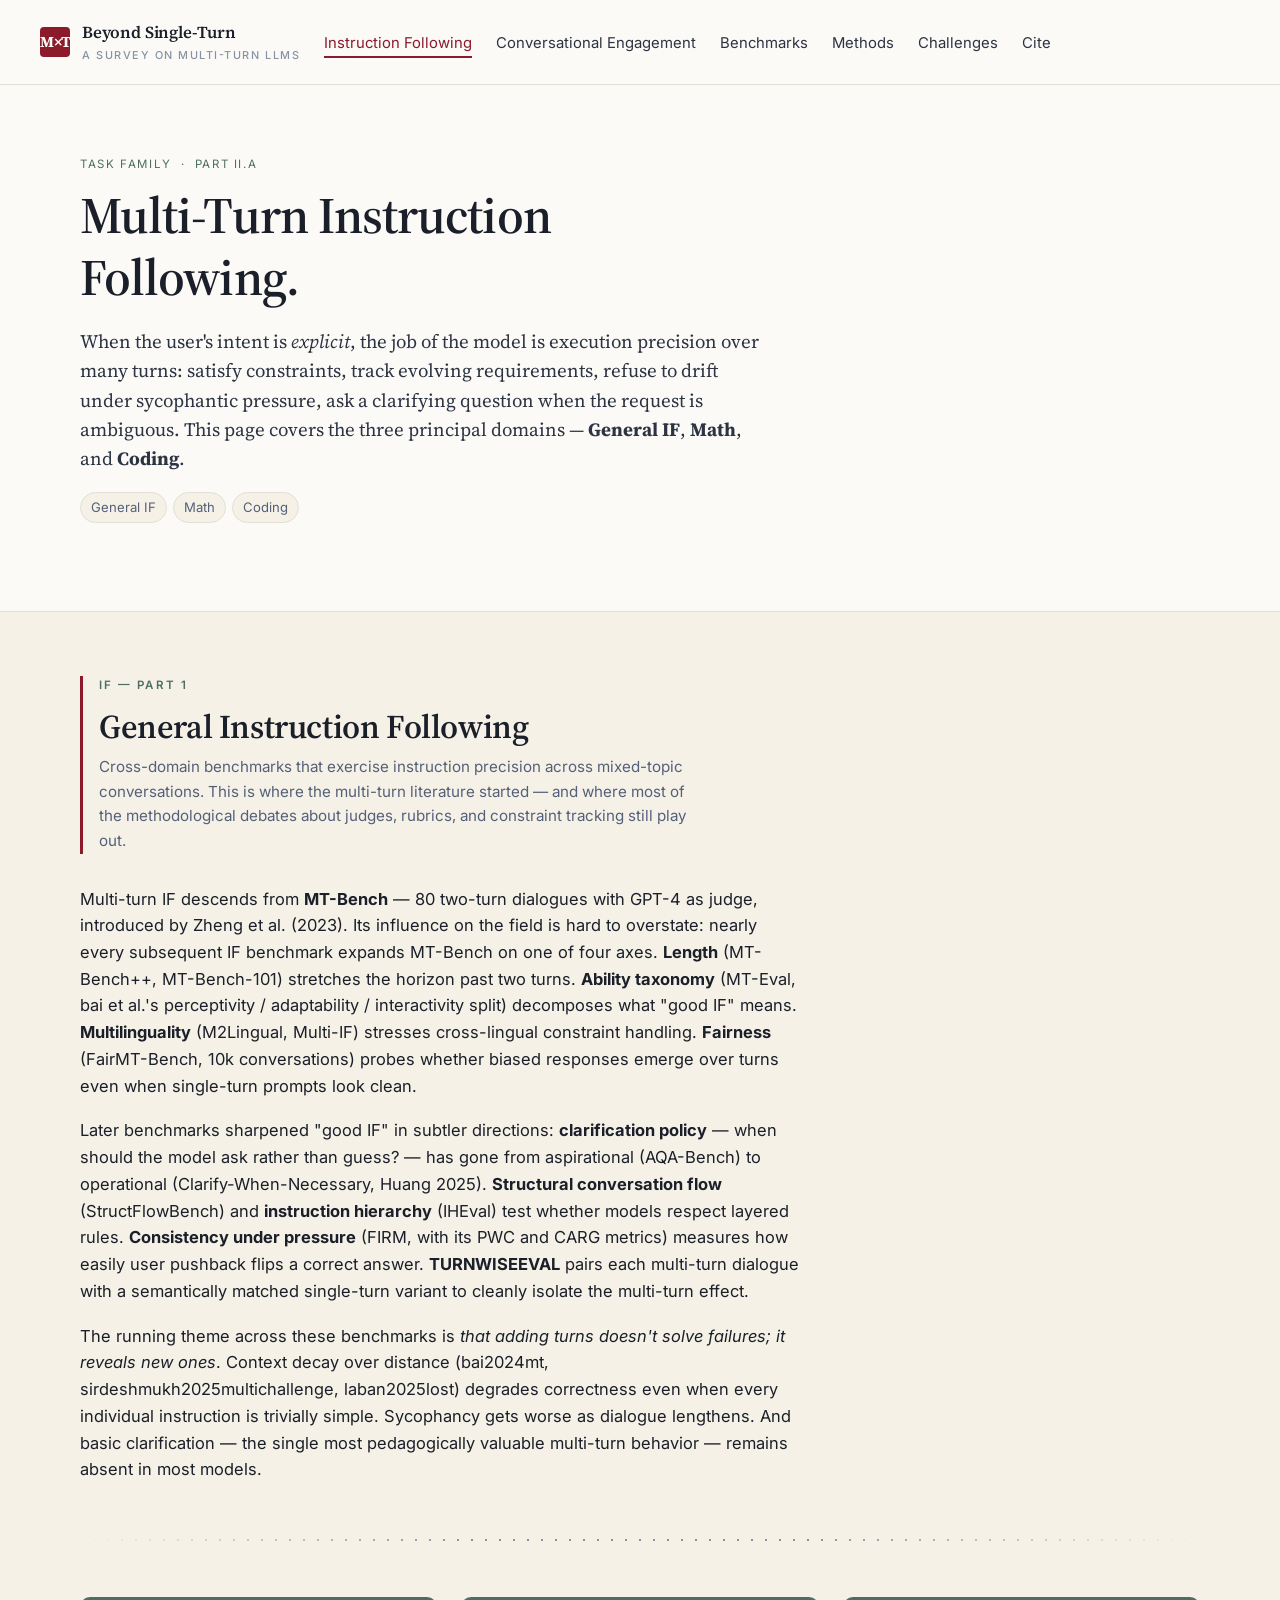
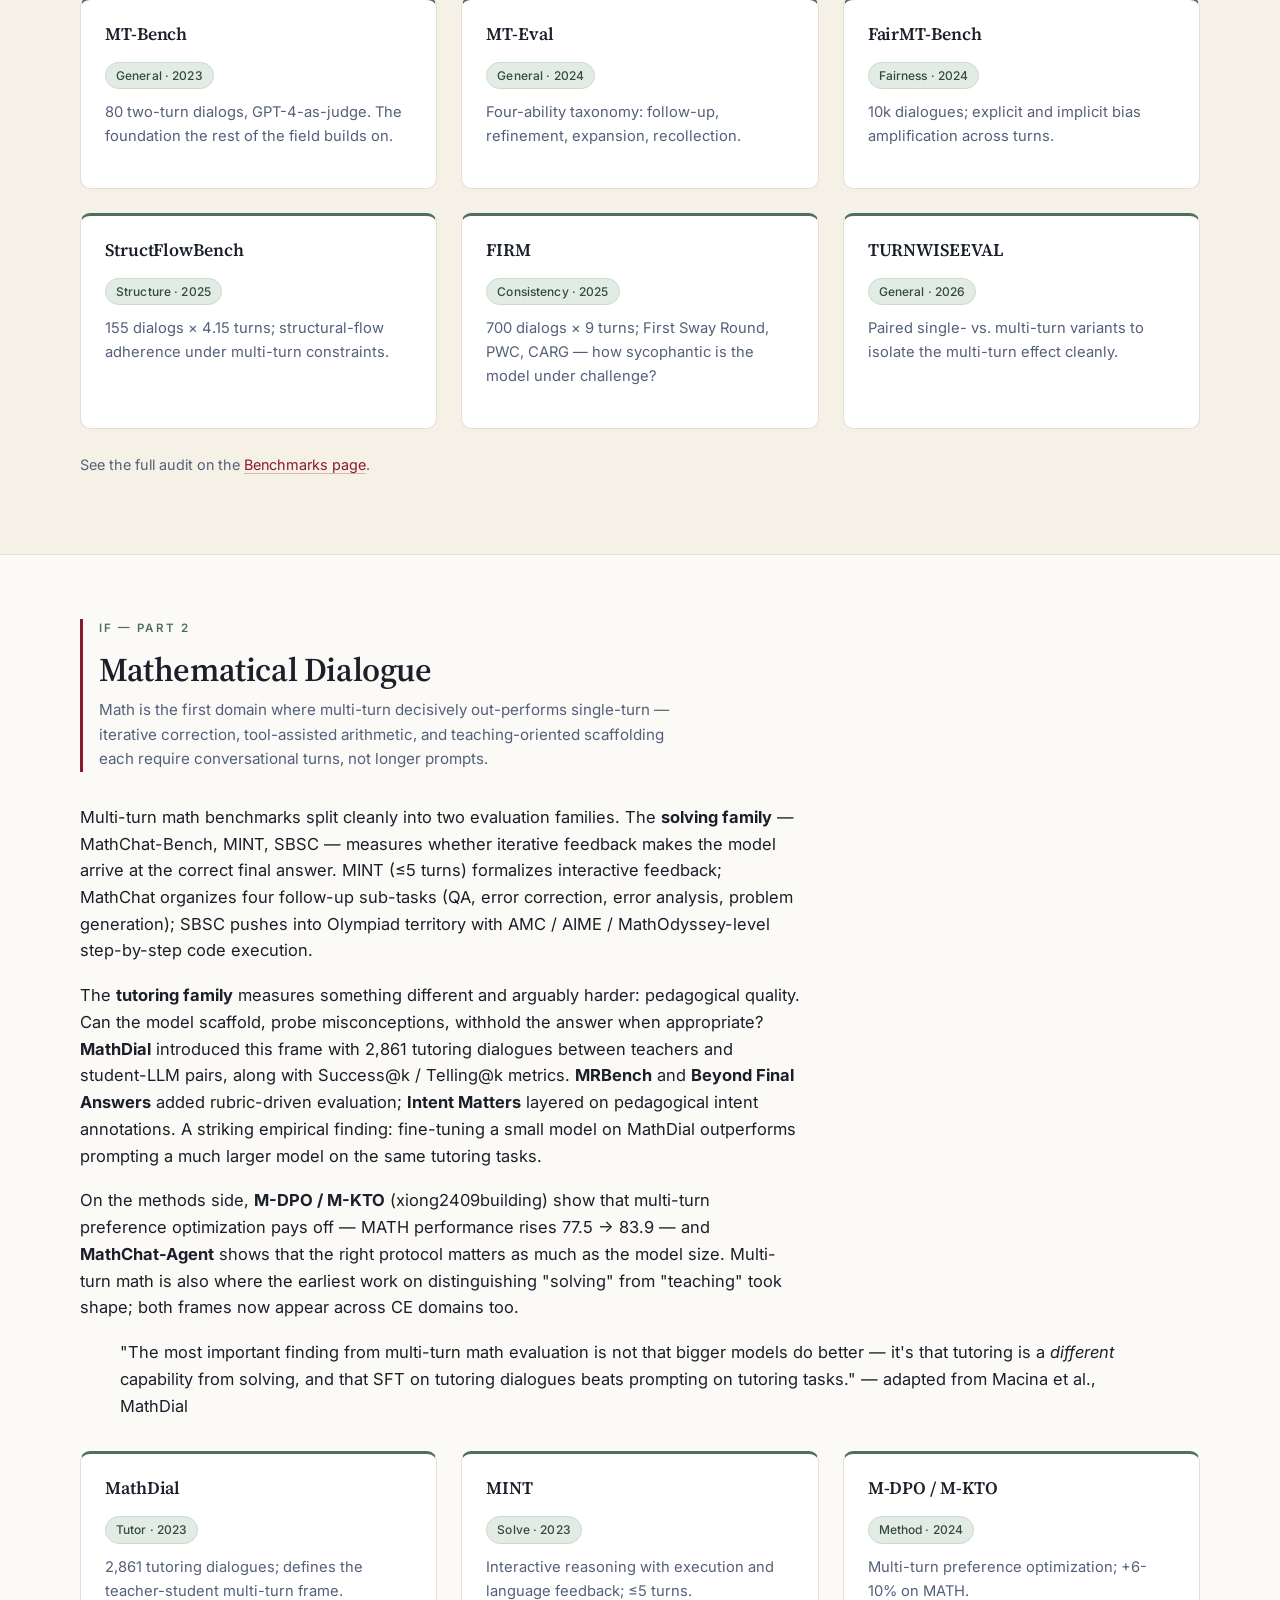
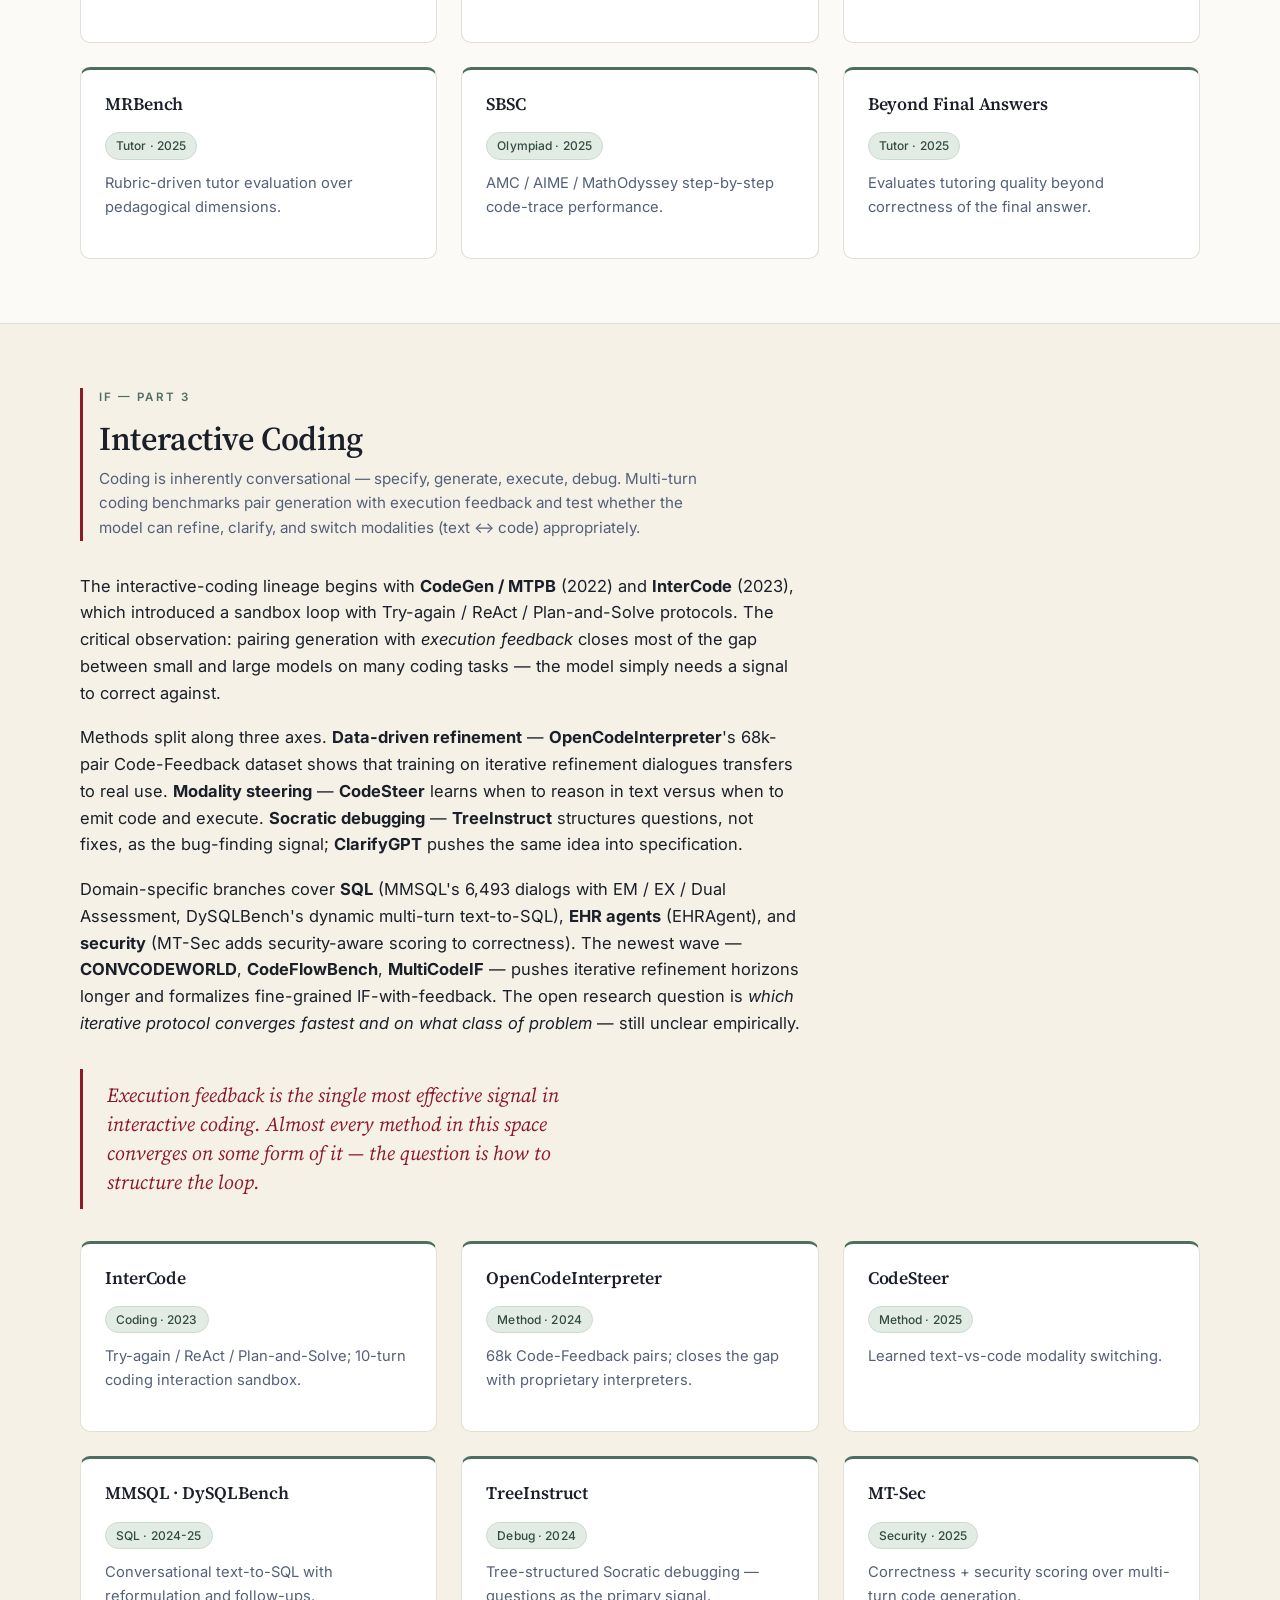
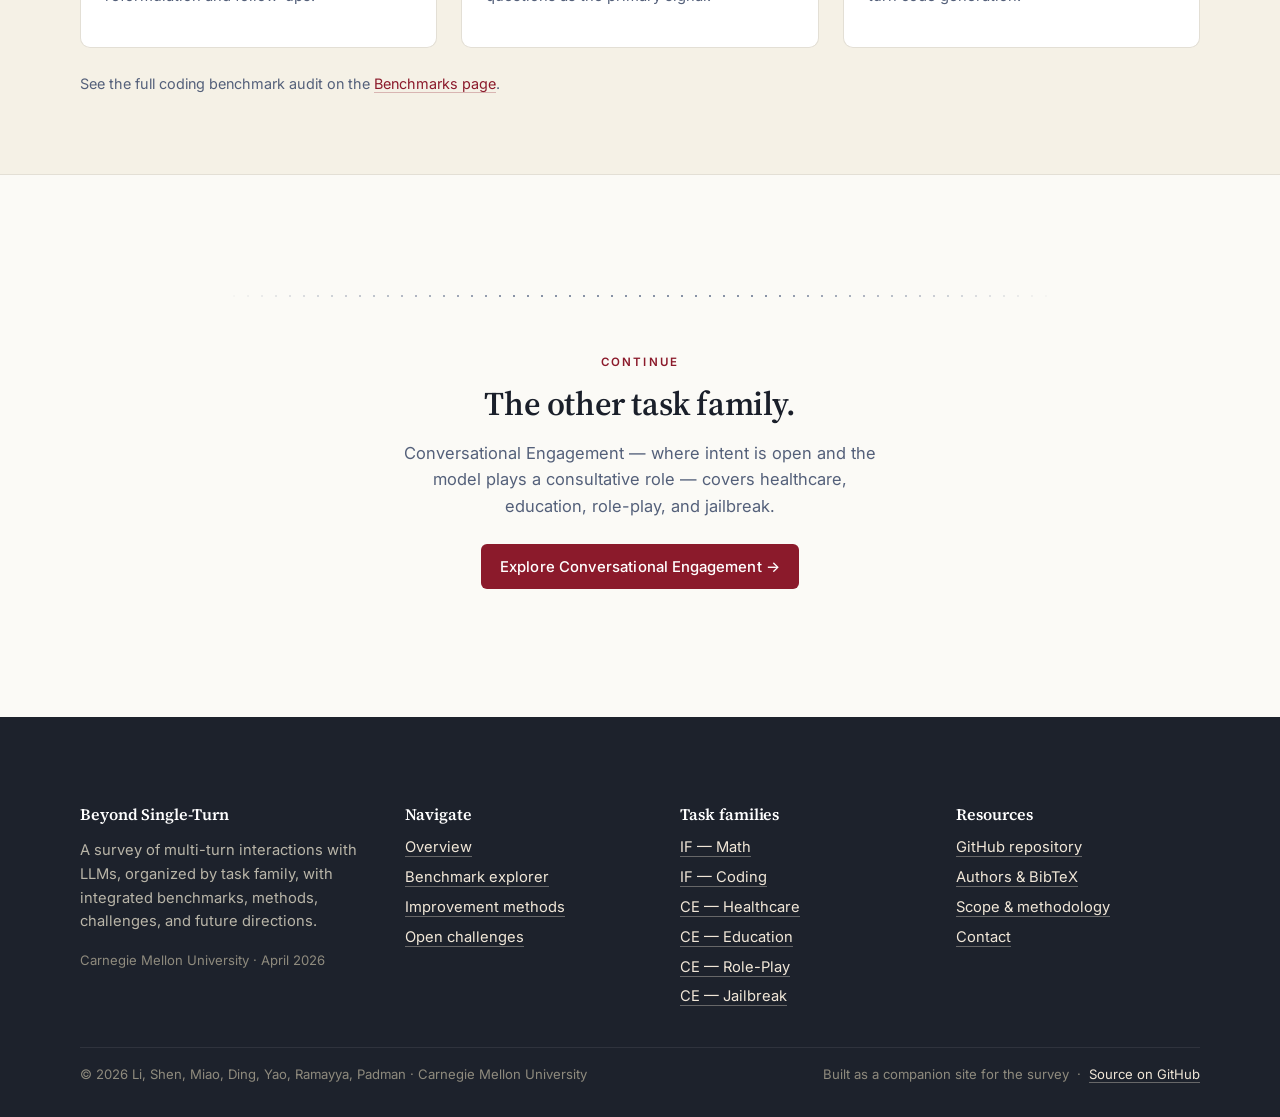
<file: docs/tasks-if.html>
<!DOCTYPE html>
<html lang="en">
<head>
<meta charset="UTF-8" />
<meta name="viewport" content="width=device-width, initial-scale=1" />
<title>Instruction Following — Beyond Single-Turn</title>
<meta name="description" content="Multi-turn instruction following: general IF benchmarks, math dialogue, and interactive coding." />
<link rel="preconnect" href="https://fonts.googleapis.com" crossorigin>
<link rel="preconnect" href="https://fonts.gstatic.com" crossorigin>
<link href="https://fonts.googleapis.com/css2?family=Inter:wght@400;500;600;700&family=Source+Serif+4:ital,opsz,wght@0,8..60,400;0,8..60,500;0,8..60,600;0,8..60,700;1,8..60,400;1,8..60,500&family=JetBrains+Mono:wght@400;500&display=swap" rel="stylesheet" />
<link rel="stylesheet" href="assets/css/styles.css" />
</head>
<body>
<div id="site-header"></div>

<section class="section">
  <div class="container">
    <div class="page-badge" style="color: var(--sage);">Task Family &nbsp;·&nbsp; Part II.A</div>
    <h1 style="max-width: 22ch;">Multi-Turn Instruction Following.</h1>
    <p class="lead" style="max-width: 68ch;">
      When the user's intent is <em>explicit</em>, the job of the model is execution precision
      over many turns: satisfy constraints, track evolving requirements, refuse to drift under
      sycophantic pressure, ask a clarifying question when the request is ambiguous.
      This page covers the three principal domains — <strong>General IF</strong>,
      <strong>Math</strong>, and <strong>Coding</strong>.
    </p>
    <div class="pill-row">
      <a class="anchor-chip" href="#general">General IF</a>
      <a class="anchor-chip" href="#math">Math</a>
      <a class="anchor-chip" href="#coding">Coding</a>
    </div>
  </div>
</section>

<!-- General IF -->
<section id="general" class="section section-alt">
  <div class="container">
    <div class="section-header">
      <div class="eyebrow" style="color: var(--sage);">IF — Part 1</div>
      <h2 style="margin-top:0;">General Instruction Following</h2>
      <p>Cross-domain benchmarks that exercise instruction precision across mixed-topic conversations. This is where the multi-turn literature started — and where most of the methodological debates about judges, rubrics, and constraint tracking still play out.</p>
    </div>

    <div class="prose">
      <p>
        Multi-turn IF descends from <strong>MT-Bench</strong> — 80 two-turn dialogues with
        GPT-4 as judge, introduced by Zheng et al. (2023). Its influence on the field is hard
        to overstate: nearly every subsequent IF benchmark expands MT-Bench on one of four
        axes. <strong>Length</strong> (MT-Bench++, MT-Bench-101) stretches the horizon past
        two turns. <strong>Ability taxonomy</strong> (MT-Eval, bai et al.'s perceptivity /
        adaptability / interactivity split) decomposes what "good IF" means. <strong>Multilinguality</strong>
        (M2Lingual, Multi-IF) stresses cross-lingual constraint handling.
        <strong>Fairness</strong> (FairMT-Bench, 10k conversations) probes whether biased
        responses emerge over turns even when single-turn prompts look clean.
      </p>
      <p>
        Later benchmarks sharpened "good IF" in subtler directions: <strong>clarification policy</strong>
        — when should the model ask rather than guess? — has gone from aspirational
        (AQA-Bench) to operational (Clarify-When-Necessary, Huang 2025). <strong>Structural
        conversation flow</strong> (StructFlowBench) and <strong>instruction hierarchy</strong>
        (IHEval) test whether models respect layered rules. <strong>Consistency under
        pressure</strong> (FIRM, with its PWC and CARG metrics) measures how easily user
        pushback flips a correct answer. <strong>TURNWISEEVAL</strong> pairs each multi-turn
        dialogue with a semantically matched single-turn variant to cleanly isolate the
        multi-turn effect.
      </p>
      <p>
        The running theme across these benchmarks is <em>that adding turns doesn't solve
        failures; it reveals new ones</em>. Context decay over distance (bai2024mt,
        sirdeshmukh2025multichallenge, laban2025lost) degrades correctness even when every
        individual instruction is trivially simple. Sycophancy gets worse as dialogue
        lengthens. And basic clarification — the single most pedagogically valuable
        multi-turn behavior — remains absent in most models.
      </p>
    </div>

    <hr class="ornament"/>

    <div class="grid grid-3">
      <div class="card card-accent-if">
        <h3>MT-Bench</h3>
        <div class="chip chip-if">General · 2023</div>
        <p class="muted mt-3">80 two-turn dialogs, GPT-4-as-judge. The foundation the rest of the field builds on.</p>
      </div>
      <div class="card card-accent-if">
        <h3>MT-Eval</h3>
        <div class="chip chip-if">General · 2024</div>
        <p class="muted mt-3">Four-ability taxonomy: follow-up, refinement, expansion, recollection.</p>
      </div>
      <div class="card card-accent-if">
        <h3>FairMT-Bench</h3>
        <div class="chip chip-if">Fairness · 2024</div>
        <p class="muted mt-3">10k dialogues; explicit and implicit bias amplification across turns.</p>
      </div>
      <div class="card card-accent-if">
        <h3>StructFlowBench</h3>
        <div class="chip chip-if">Structure · 2025</div>
        <p class="muted mt-3">155 dialogs × 4.15 turns; structural-flow adherence under multi-turn constraints.</p>
      </div>
      <div class="card card-accent-if">
        <h3>FIRM</h3>
        <div class="chip chip-if">Consistency · 2025</div>
        <p class="muted mt-3">700 dialogs × 9 turns; First Sway Round, PWC, CARG — how sycophantic is the model under challenge?</p>
      </div>
      <div class="card card-accent-if">
        <h3>TURNWISEEVAL</h3>
        <div class="chip chip-if">General · 2026</div>
        <p class="muted mt-3">Paired single- vs. multi-turn variants to isolate the multi-turn effect cleanly.</p>
      </div>
    </div>
    <p class="mt-5 muted" style="font-size: 0.9rem;">See the full audit on the <a href="benchmarks.html?family=IF&domain=General">Benchmarks page</a>.</p>
  </div>
</section>

<!-- IF Math -->
<section id="math" class="section">
  <div class="container">
    <div class="section-header">
      <div class="eyebrow" style="color: var(--sage);">IF — Part 2</div>
      <h2 style="margin-top:0;">Mathematical Dialogue</h2>
      <p>Math is the first domain where multi-turn decisively out-performs single-turn — iterative correction, tool-assisted arithmetic, and teaching-oriented scaffolding each require conversational turns, not longer prompts.</p>
    </div>

    <div class="prose">
      <p>
        Multi-turn math benchmarks split cleanly into two evaluation families. The
        <strong>solving family</strong> — MathChat-Bench, MINT, SBSC — measures whether
        iterative feedback makes the model arrive at the correct final answer. MINT (≤5 turns)
        formalizes interactive feedback; MathChat organizes four follow-up sub-tasks (QA,
        error correction, error analysis, problem generation); SBSC pushes into Olympiad
        territory with AMC / AIME / MathOdyssey-level step-by-step code execution.
      </p>
      <p>
        The <strong>tutoring family</strong> measures something different and arguably harder:
        pedagogical quality. Can the model scaffold, probe misconceptions, withhold the answer
        when appropriate? <strong>MathDial</strong> introduced this frame with 2,861 tutoring
        dialogues between teachers and student-LLM pairs, along with Success@k / Telling@k
        metrics. <strong>MRBench</strong> and <strong>Beyond Final Answers</strong> added
        rubric-driven evaluation; <strong>Intent Matters</strong> layered on pedagogical
        intent annotations. A striking empirical finding: fine-tuning a small model on
        MathDial outperforms prompting a much larger model on the same tutoring tasks.
      </p>
      <p>
        On the methods side, <strong>M-DPO / M-KTO</strong> (xiong2409building) show that
        multi-turn preference optimization pays off — MATH performance rises 77.5 → 83.9 —
        and <strong>MathChat-Agent</strong> shows that the right protocol matters as much
        as the model size. Multi-turn math is also where the earliest work on distinguishing
        "solving" from "teaching" took shape; both frames now appear across CE domains too.
      </p>
    </div>

    <blockquote>
      "The most important finding from multi-turn math evaluation is not that bigger models do
      better — it's that tutoring is a <em>different</em> capability from solving, and that
      SFT on tutoring dialogues beats prompting on tutoring tasks." &mdash; adapted from
      Macina et al., MathDial
    </blockquote>

    <div class="grid grid-3 mt-6">
      <div class="card card-accent-if">
        <h3>MathDial</h3>
        <div class="chip chip-if">Tutor · 2023</div>
        <p class="muted mt-3">2,861 tutoring dialogues; defines the teacher-student multi-turn frame.</p>
      </div>
      <div class="card card-accent-if">
        <h3>MINT</h3>
        <div class="chip chip-if">Solve · 2023</div>
        <p class="muted mt-3">Interactive reasoning with execution and language feedback; ≤5 turns.</p>
      </div>
      <div class="card card-accent-if">
        <h3>M-DPO / M-KTO</h3>
        <div class="chip chip-if">Method · 2024</div>
        <p class="muted mt-3">Multi-turn preference optimization; +6-10% on MATH.</p>
      </div>
      <div class="card card-accent-if">
        <h3>MRBench</h3>
        <div class="chip chip-if">Tutor · 2025</div>
        <p class="muted mt-3">Rubric-driven tutor evaluation over pedagogical dimensions.</p>
      </div>
      <div class="card card-accent-if">
        <h3>SBSC</h3>
        <div class="chip chip-if">Olympiad · 2025</div>
        <p class="muted mt-3">AMC / AIME / MathOdyssey step-by-step code-trace performance.</p>
      </div>
      <div class="card card-accent-if">
        <h3>Beyond Final Answers</h3>
        <div class="chip chip-if">Tutor · 2025</div>
        <p class="muted mt-3">Evaluates tutoring quality beyond correctness of the final answer.</p>
      </div>
    </div>
  </div>
</section>

<!-- IF Coding -->
<section id="coding" class="section section-alt">
  <div class="container">
    <div class="section-header">
      <div class="eyebrow" style="color: var(--sage);">IF — Part 3</div>
      <h2 style="margin-top:0;">Interactive Coding</h2>
      <p>Coding is inherently conversational — specify, generate, execute, debug. Multi-turn coding benchmarks pair generation with execution feedback and test whether the model can refine, clarify, and switch modalities (text ↔ code) appropriately.</p>
    </div>

    <div class="prose">
      <p>
        The interactive-coding lineage begins with <strong>CodeGen / MTPB</strong> (2022) and
        <strong>InterCode</strong> (2023), which introduced a sandbox loop with Try-again /
        ReAct / Plan-and-Solve protocols. The critical observation: pairing generation with
        <em>execution feedback</em> closes most of the gap between small and large models on
        many coding tasks — the model simply needs a signal to correct against.
      </p>
      <p>
        Methods split along three axes. <strong>Data-driven refinement</strong> —
        <strong>OpenCodeInterpreter</strong>'s 68k-pair Code-Feedback dataset shows that
        training on iterative refinement dialogues transfers to real use.
        <strong>Modality steering</strong> — <strong>CodeSteer</strong> learns when to reason
        in text versus when to emit code and execute. <strong>Socratic debugging</strong> —
        <strong>TreeInstruct</strong> structures questions, not fixes, as the bug-finding
        signal; <strong>ClarifyGPT</strong> pushes the same idea into specification.
      </p>
      <p>
        Domain-specific branches cover <strong>SQL</strong> (MMSQL's 6,493 dialogs with EM /
        EX / Dual Assessment, DySQLBench's dynamic multi-turn text-to-SQL), <strong>EHR
        agents</strong> (EHRAgent), and <strong>security</strong> (MT-Sec adds security-aware
        scoring to correctness). The newest wave — <strong>CONVCODEWORLD</strong>,
        <strong>CodeFlowBench</strong>, <strong>MultiCodeIF</strong> — pushes iterative
        refinement horizons longer and formalizes fine-grained IF-with-feedback. The open
        research question is <em>which iterative protocol converges fastest and on what
        class of problem</em> — still unclear empirically.
      </p>
    </div>

    <div class="pull">
      Execution feedback is the single most effective signal in interactive coding. Almost every method in this space converges on some form of it — the question is how to structure the loop.
    </div>

    <div class="grid grid-3">
      <div class="card card-accent-if">
        <h3>InterCode</h3>
        <div class="chip chip-if">Coding · 2023</div>
        <p class="muted mt-3">Try-again / ReAct / Plan-and-Solve; 10-turn coding interaction sandbox.</p>
      </div>
      <div class="card card-accent-if">
        <h3>OpenCodeInterpreter</h3>
        <div class="chip chip-if">Method · 2024</div>
        <p class="muted mt-3">68k Code-Feedback pairs; closes the gap with proprietary interpreters.</p>
      </div>
      <div class="card card-accent-if">
        <h3>CodeSteer</h3>
        <div class="chip chip-if">Method · 2025</div>
        <p class="muted mt-3">Learned text-vs-code modality switching.</p>
      </div>
      <div class="card card-accent-if">
        <h3>MMSQL · DySQLBench</h3>
        <div class="chip chip-if">SQL · 2024-25</div>
        <p class="muted mt-3">Conversational text-to-SQL with reformulation and follow-ups.</p>
      </div>
      <div class="card card-accent-if">
        <h3>TreeInstruct</h3>
        <div class="chip chip-if">Debug · 2024</div>
        <p class="muted mt-3">Tree-structured Socratic debugging — questions as the primary signal.</p>
      </div>
      <div class="card card-accent-if">
        <h3>MT-Sec</h3>
        <div class="chip chip-if">Security · 2025</div>
        <p class="muted mt-3">Correctness + security scoring over multi-turn code generation.</p>
      </div>
    </div>
    <p class="mt-5 muted" style="font-size: 0.9rem;">See the full coding benchmark audit on the <a href="benchmarks.html?family=IF&domain=Coding">Benchmarks page</a>.</p>
  </div>
</section>

<!-- Summary strip -->
<section class="section">
  <div class="container container-narrow center">
    <hr class="ornament" />
    <div class="eyebrow">Continue</div>
    <h2 style="margin-top: 0;">The other task family.</h2>
    <p class="muted" style="max-width: 50ch; margin: 0 auto var(--space-5);">
      Conversational Engagement — where intent is open and the model plays a consultative role —
      covers healthcare, education, role-play, and jailbreak.
    </p>
    <a class="btn btn-primary" href="tasks-ce.html">Explore Conversational Engagement →</a>
  </div>
</section>

<div id="site-footer"></div>
<script src="assets/js/partials.js"></script>
<script src="assets/js/main.js"></script>
</body>
</html>
</file>
<file: docs/assets/css/styles.css>
/* ========================================================================
   Beyond Single-Turn — companion site
   Design tokens and shared styles. Academic-prestige visual register.
   ======================================================================== */

:root {
  /* Palette */
  --ink:            #1a1f2a;       /* primary text */
  --ink-soft:       #2c3343;
  --ink-mute:       #54607a;
  --ink-faint:      #8892a6;
  --rule:           #e3dfd5;
  --rule-soft:      #eeeae0;
  --paper:          #fbfaf6;       /* off-white body */
  --paper-warm:     #f5f1e6;
  --paper-cool:     #f3f1ec;
  --panel:          #ffffff;

  --crimson:        #8b1a2b;       /* muted CMU crimson */
  --crimson-ink:    #5a0f1c;
  --crimson-tint:   #f6e7e8;

  --gold:           #a8833b;
  --gold-tint:      #f4ecd6;

  --sage:           #4f6e62;       /* IF family accent */
  --sage-tint:      #e2ece5;

  --terra:          #a9554c;       /* CE family accent */
  --terra-tint:     #f4e2dc;

  --indigo:         #3a4a79;       /* Methods / improvements */
  --indigo-tint:    #e2e6f1;

  --ochre:          #8a6b2e;       /* Challenges */
  --ochre-tint:     #efe6cf;

  /* Type scale */
  --font-serif:     "Source Serif 4", "Source Serif Pro", "Crimson Pro", "Iowan Old Style", Georgia, serif;
  --font-sans:      "Inter", -apple-system, BlinkMacSystemFont, "Segoe UI", Helvetica, Arial, sans-serif;
  --font-mono:      "JetBrains Mono", "SFMono-Regular", Menlo, Consolas, monospace;

  --lh-tight:       1.2;
  --lh-body:        1.62;
  --lh-prose:       1.7;

  /* Spacing */
  --space-1: 4px;   --space-2: 8px;   --space-3: 12px;
  --space-4: 16px;  --space-5: 24px;  --space-6: 32px;
  --space-7: 48px;  --space-8: 64px;  --space-9: 96px;

  --radius-xs: 3px;
  --radius-sm: 6px;
  --radius-md: 10px;
  --radius-lg: 18px;

  --shadow-sm: 0 1px 2px rgba(25, 30, 42, 0.04), 0 1px 3px rgba(25, 30, 42, 0.06);
  --shadow-md: 0 4px 12px rgba(25, 30, 42, 0.07), 0 1px 3px rgba(25, 30, 42, 0.05);
  --shadow-lg: 0 12px 32px rgba(25, 30, 42, 0.10), 0 2px 6px rgba(25, 30, 42, 0.06);

  --measure-narrow: 60ch;
  --measure-body:   72ch;
  --measure-wide:   1200px;
}

/* ---------- Reset & base ---------- */
*, *::before, *::after { box-sizing: border-box; }
html { -webkit-text-size-adjust: 100%; scroll-behavior: smooth; }
body {
  margin: 0;
  background: var(--paper);
  color: var(--ink);
  font-family: var(--font-sans);
  font-size: 16.5px;
  line-height: var(--lh-body);
  font-feature-settings: "kern", "liga", "calt";
  -webkit-font-smoothing: antialiased;
}
img, svg { max-width: 100%; display: block; }
a {
  color: var(--crimson);
  text-decoration: none;
  border-bottom: 1px solid rgba(139, 26, 43, 0.28);
  transition: color 120ms ease, border-color 120ms ease;
}
a:hover { color: var(--crimson-ink); border-bottom-color: var(--crimson-ink); }
a.plain { border-bottom: none; }
a.plain:hover { border-bottom: none; text-decoration: underline; }

code, pre { font-family: var(--font-mono); font-size: 0.94em; }
code {
  background: var(--paper-warm);
  padding: 1px 6px;
  border-radius: var(--radius-xs);
  border: 1px solid var(--rule-soft);
}
pre {
  background: #f7f4ec;
  border: 1px solid var(--rule);
  border-radius: var(--radius-md);
  padding: var(--space-5);
  overflow: auto;
  line-height: 1.5;
}
pre code { background: transparent; border: none; padding: 0; }

hr.rule {
  border: none;
  border-top: 1px solid var(--rule);
  margin: var(--space-7) 0;
}
hr.ornament {
  border: none;
  height: 18px;
  margin: var(--space-7) 0;
  background-image: radial-gradient(circle, var(--ink-faint) 1.2px, transparent 1.4px);
  background-size: 14px 14px;
  background-position: center;
  background-repeat: repeat-x;
  mask-image: linear-gradient(to right, transparent, black 35%, black 65%, transparent);
  -webkit-mask-image: linear-gradient(to right, transparent, black 35%, black 65%, transparent);
}

/* ---------- Typography ---------- */
h1, h2, h3, h4 {
  font-family: var(--font-serif);
  color: var(--ink);
  line-height: var(--lh-tight);
  letter-spacing: -0.005em;
  margin: 0 0 var(--space-4);
  font-weight: 600;
}
h1 { font-size: clamp(2.1rem, 4.2vw, 3.2rem); letter-spacing: -0.018em; }
h2 { font-size: clamp(1.55rem, 2.6vw, 2.15rem); letter-spacing: -0.012em; margin-top: var(--space-7); }
h3 { font-size: 1.25rem; font-weight: 600; margin-top: var(--space-6); }
h4 { font-size: 1.05rem; font-weight: 600; color: var(--ink-soft); margin-top: var(--space-5); }

.eyebrow {
  font-family: var(--font-sans);
  font-size: 0.72rem;
  letter-spacing: 0.18em;
  text-transform: uppercase;
  color: var(--crimson);
  font-weight: 600;
  margin-bottom: var(--space-3);
}
.lead {
  font-family: var(--font-serif);
  font-size: 1.18rem;
  line-height: 1.55;
  color: var(--ink-soft);
  max-width: var(--measure-narrow);
}
.prose { max-width: var(--measure-body); }
.prose p { margin: 0 0 1.1em; }
.prose p:first-of-type::first-letter {
  /* optional drop cap on flagged prose sections */
}
.prose.dropcap > p:first-of-type::first-letter {
  font-family: var(--font-serif);
  font-size: 3.4em;
  float: left;
  line-height: 0.88;
  margin: 0.08em 0.10em 0 0;
  color: var(--crimson);
  font-weight: 600;
}
.prose ul, .prose ol { padding-left: 1.3em; margin: 0 0 1.1em; }
.prose li { margin-bottom: 0.35em; }
.prose blockquote {
  margin: var(--space-5) 0;
  padding: var(--space-3) var(--space-5);
  border-left: 3px solid var(--crimson);
  font-family: var(--font-serif);
  font-style: italic;
  color: var(--ink-soft);
  background: var(--crimson-tint);
  border-radius: 0 var(--radius-sm) var(--radius-sm) 0;
}

/* ---------- Layout ---------- */
.container {
  width: 100%;
  max-width: var(--measure-wide);
  margin: 0 auto;
  padding: 0 clamp(18px, 3.5vw, 40px);
}
.container-narrow {
  max-width: 920px;
  margin: 0 auto;
  padding: 0 clamp(18px, 3.5vw, 40px);
}
.section { padding: var(--space-8) 0; }
.section-tight { padding: var(--space-7) 0; }
.section-alt { background: var(--paper-warm); border-top: 1px solid var(--rule); border-bottom: 1px solid var(--rule); }
.section-crimson { background: linear-gradient(180deg, var(--crimson-tint) 0%, var(--paper) 100%); }

.grid { display: grid; gap: var(--space-5); }
.grid-2 { grid-template-columns: repeat(auto-fit, minmax(260px, 1fr)); }
.grid-3 { grid-template-columns: repeat(auto-fit, minmax(280px, 1fr)); }
.grid-4 { grid-template-columns: repeat(auto-fit, minmax(220px, 1fr)); }
.flex { display: flex; gap: var(--space-4); }
.flex-wrap { flex-wrap: wrap; }
.flex-between { justify-content: space-between; align-items: center; }
.flex-center { align-items: center; }

/* ---------- Header / Nav ---------- */
.site-header {
  position: sticky;
  top: 0;
  z-index: 40;
  background: rgba(251, 250, 246, 0.92);
  backdrop-filter: saturate(1.1) blur(10px);
  -webkit-backdrop-filter: saturate(1.1) blur(10px);
  border-bottom: 1px solid var(--rule);
}
.nav {
  display: flex;
  align-items: center;
  gap: var(--space-5);
  padding: var(--space-3) 0;
  flex-wrap: wrap;
}
.brand {
  display: flex;
  gap: var(--space-3);
  align-items: center;
  font-family: var(--font-serif);
  font-size: 1.05rem;
  color: var(--ink);
  border-bottom: none;
  font-weight: 600;
  letter-spacing: -0.01em;
}
.brand:hover { color: var(--crimson); }
.brand .brand-mark {
  width: 30px; height: 30px; flex: 0 0 30px;
  background: var(--crimson);
  color: #fbfaf6;
  border-radius: 4px;
  display: grid; place-items: center;
  font-family: var(--font-serif);
  font-weight: 700;
  font-size: 0.95rem;
  letter-spacing: -0.02em;
}
.brand small {
  display: block;
  font-family: var(--font-sans);
  font-size: 0.68rem;
  letter-spacing: 0.14em;
  text-transform: uppercase;
  color: var(--ink-faint);
  font-weight: 500;
  margin-top: 1px;
}
.nav-links {
  margin-left: auto;
  display: flex;
  align-items: center;
  gap: var(--space-5);
  list-style: none;
  padding: 0;
  flex-wrap: wrap;
}
.nav-links a {
  color: var(--ink-soft);
  border-bottom: none;
  font-size: 0.93rem;
  padding: 4px 0;
  border-bottom: 2px solid transparent;
  transition: color 120ms ease, border-color 120ms ease;
}
.nav-links a:hover { color: var(--crimson); }
.nav-links a.active {
  color: var(--crimson);
  border-bottom-color: var(--crimson);
}
.nav-cta {
  background: var(--crimson);
  color: #fff !important;
  padding: 7px 14px;
  border-radius: var(--radius-sm);
  border-bottom: none !important;
  font-size: 0.88rem;
  font-weight: 500;
  transition: background 160ms ease, transform 120ms ease;
}
.nav-cta:hover { background: var(--crimson-ink); transform: translateY(-1px); }
.nav-toggle {
  display: none;
  background: none; border: 1px solid var(--rule);
  border-radius: 6px; padding: 6px 10px;
  font-size: 1rem; cursor: pointer;
  margin-left: auto;
}
@media (max-width: 820px) {
  .nav-toggle { display: block; }
  .nav-links {
    display: none;
    width: 100%;
    flex-direction: column;
    align-items: flex-start;
    gap: var(--space-2);
    padding: var(--space-4) 0;
  }
  .nav-links.open { display: flex; }
}

/* ---------- Hero ---------- */
.hero {
  padding: clamp(56px, 9vw, 120px) 0 clamp(40px, 6vw, 72px);
  position: relative;
  overflow: hidden;
}
.hero::before {
  content: '';
  position: absolute; inset: 0;
  background:
    radial-gradient(ellipse 60% 45% at 15% 10%, rgba(139, 26, 43, 0.07), transparent 60%),
    radial-gradient(ellipse 50% 40% at 85% 20%, rgba(168, 131, 59, 0.09), transparent 60%);
  pointer-events: none;
}
.hero-inner { position: relative; }
.hero-badge {
  display: inline-flex;
  align-items: center;
  gap: 8px;
  background: var(--panel);
  border: 1px solid var(--rule);
  padding: 5px 12px 5px 8px;
  border-radius: 999px;
  font-size: 0.78rem;
  color: var(--ink-soft);
  letter-spacing: 0.01em;
  margin-bottom: var(--space-5);
  box-shadow: var(--shadow-sm);
}
.hero-badge .dot {
  width: 7px; height: 7px; border-radius: 50%;
  background: var(--crimson);
  box-shadow: 0 0 0 3px rgba(139, 26, 43, 0.16);
}
.hero-title {
  font-size: clamp(2.3rem, 5.2vw, 4rem);
  line-height: 1.05;
  margin-bottom: var(--space-4);
  max-width: 18ch;
  letter-spacing: -0.022em;
}
.hero-title em {
  font-style: italic;
  color: var(--crimson);
}
.hero-sub {
  font-family: var(--font-serif);
  color: var(--ink-soft);
  font-size: clamp(1.1rem, 1.8vw, 1.35rem);
  line-height: 1.5;
  max-width: 58ch;
  margin-bottom: var(--space-6);
}
.hero-authors {
  font-size: 0.92rem;
  color: var(--ink-mute);
  margin-bottom: var(--space-3);
}
.hero-authors strong { color: var(--ink-soft); font-weight: 500; }
.hero-affil {
  font-size: 0.86rem;
  color: var(--ink-faint);
  margin-bottom: var(--space-6);
  font-style: italic;
}
.hero-cta-row {
  display: flex;
  flex-wrap: wrap;
  gap: var(--space-3);
}

/* ---------- Buttons ---------- */
.btn {
  display: inline-flex;
  align-items: center;
  gap: 8px;
  padding: 10px 18px;
  border-radius: var(--radius-sm);
  font-family: var(--font-sans);
  font-size: 0.93rem;
  font-weight: 500;
  letter-spacing: 0.005em;
  border-bottom: none !important;
  transition: all 140ms ease;
  cursor: pointer;
  border: 1px solid transparent;
}
.btn-primary {
  background: var(--crimson);
  color: #fff !important;
}
.btn-primary:hover { background: var(--crimson-ink); transform: translateY(-1px); box-shadow: var(--shadow-md); }
.btn-outline {
  background: var(--panel);
  color: var(--ink) !important;
  border-color: var(--rule);
}
.btn-outline:hover { border-color: var(--ink-mute); background: var(--paper-warm); }
.btn-ghost {
  background: transparent;
  color: var(--ink-soft) !important;
}
.btn-ghost:hover { background: var(--paper-warm); }
.btn-small { padding: 6px 12px; font-size: 0.85rem; }

/* ---------- Chips ---------- */
.chip {
  display: inline-flex;
  align-items: center;
  gap: 6px;
  padding: 3px 10px;
  border-radius: 999px;
  font-size: 0.75rem;
  font-weight: 500;
  letter-spacing: 0.01em;
  border: 1px solid var(--rule);
  background: var(--panel);
  color: var(--ink-soft);
}
.chip.chip-if { background: var(--sage-tint); color: #324b41; border-color: #cadbce; }
.chip.chip-ce { background: var(--terra-tint); color: #7d3a32; border-color: #e9c9c1; }
.chip.chip-meth { background: var(--indigo-tint); color: #2b3960; border-color: #c9d1e4; }
.chip.chip-chal { background: var(--ochre-tint); color: #6a5220; border-color: #ddcea3; }
.chip.chip-gold { background: var(--gold-tint); color: #6a5220; border-color: #e2d5ac; }

/* ---------- Cards ---------- */
.card {
  background: var(--panel);
  border: 1px solid var(--rule);
  border-radius: var(--radius-md);
  padding: var(--space-5);
  transition: border-color 160ms ease, transform 160ms ease, box-shadow 160ms ease;
  position: relative;
}
.card:hover { border-color: var(--ink-mute); transform: translateY(-2px); box-shadow: var(--shadow-md); }
.card-accent-if { border-top: 3px solid var(--sage); }
.card-accent-ce { border-top: 3px solid var(--terra); }
.card-accent-meth { border-top: 3px solid var(--indigo); }
.card-accent-chal { border-top: 3px solid var(--ochre); }
.card-accent-crimson { border-top: 3px solid var(--crimson); }
.card h3 { margin-top: 0; font-size: 1.1rem; }
.card .muted { color: var(--ink-mute); font-size: 0.92rem; }
.card-link {
  display: inline-flex; gap: 4px; align-items: center;
  margin-top: var(--space-3);
  font-size: 0.88rem;
  color: var(--crimson);
  font-weight: 500;
  border-bottom: none;
}
.card-link:hover { gap: 8px; }

.stat {
  background: var(--panel);
  border: 1px solid var(--rule);
  border-radius: var(--radius-md);
  padding: var(--space-5);
  text-align: left;
}
.stat-num {
  font-family: var(--font-serif);
  font-size: clamp(2rem, 3.2vw, 2.6rem);
  color: var(--crimson);
  line-height: 1;
  font-weight: 600;
  letter-spacing: -0.02em;
}
.stat-label {
  font-size: 0.82rem;
  color: var(--ink-mute);
  margin-top: var(--space-2);
  text-transform: uppercase;
  letter-spacing: 0.08em;
}
.stat-sub {
  font-size: 0.9rem;
  color: var(--ink-soft);
  margin-top: var(--space-2);
  max-width: 28ch;
}

/* ---------- Pillar / accent sections ---------- */
.pillar {
  background: var(--panel);
  border: 1px solid var(--rule);
  border-radius: var(--radius-lg);
  padding: var(--space-6);
  position: relative;
  overflow: hidden;
}
.pillar::before {
  content: ""; position: absolute;
  top: 0; left: 0; right: 0; height: 4px;
  background: var(--accent, var(--crimson));
}
.pillar.if { --accent: var(--sage); }
.pillar.ce { --accent: var(--terra); }
.pillar.meth { --accent: var(--indigo); }
.pillar.chal { --accent: var(--ochre); }
.pillar .pillar-num {
  font-family: var(--font-serif);
  font-size: 2rem;
  font-weight: 600;
  color: var(--accent, var(--crimson));
  line-height: 1;
  margin-bottom: var(--space-3);
}
.pillar h3 { margin-top: 0; }

/* ---------- Tables ---------- */
.table-wrap {
  overflow-x: auto;
  border: 1px solid var(--rule);
  border-radius: var(--radius-md);
  background: var(--panel);
}
table.data {
  width: 100%;
  border-collapse: collapse;
  font-size: 0.9rem;
}
table.data thead th {
  background: var(--paper-warm);
  border-bottom: 2px solid var(--rule);
  padding: 10px 12px;
  text-align: left;
  font-weight: 600;
  color: var(--ink-soft);
  white-space: nowrap;
  position: sticky;
  top: 0;
  font-size: 0.78rem;
  letter-spacing: 0.06em;
  text-transform: uppercase;
  cursor: pointer;
  user-select: none;
}
table.data thead th.sort-asc::after  { content: "  ↑"; color: var(--crimson); }
table.data thead th.sort-desc::after { content: "  ↓"; color: var(--crimson); }
table.data tbody td {
  padding: 10px 12px;
  border-bottom: 1px solid var(--rule-soft);
  vertical-align: top;
}
table.data tbody tr:nth-child(even) td { background: #fcfaf5; }
table.data tbody tr:hover td { background: var(--crimson-tint); }
table.data tbody tr:last-child td { border-bottom: none; }
table.data .num { font-variant-numeric: tabular-nums; text-align: right; white-space: nowrap; }
table.data .cm { color: #1f6b3d; font-weight: 600; }
table.data .xm { color: #9b3540; font-weight: 600; }

.table-caption {
  font-size: 0.82rem;
  color: var(--ink-mute);
  margin-top: var(--space-3);
  font-style: italic;
}

/* ---------- Filters / controls ---------- */
.controls {
  display: flex;
  flex-wrap: wrap;
  align-items: center;
  gap: var(--space-3);
  margin-bottom: var(--space-4);
}
.control-input, .control-select {
  padding: 8px 12px;
  border: 1px solid var(--rule);
  border-radius: var(--radius-sm);
  background: var(--panel);
  font-family: inherit;
  font-size: 0.9rem;
  color: var(--ink);
  min-height: 38px;
}
.control-input:focus, .control-select:focus {
  outline: 2px solid rgba(139, 26, 43, 0.2);
  border-color: var(--crimson);
}
.control-input {
  flex: 1 1 240px;
  min-width: 200px;
}
.control-label {
  font-size: 0.78rem;
  text-transform: uppercase;
  letter-spacing: 0.08em;
  color: var(--ink-mute);
  margin-right: var(--space-1);
  font-weight: 500;
}
.facet-group {
  display: inline-flex;
  border: 1px solid var(--rule);
  border-radius: 999px;
  background: var(--panel);
  padding: 3px;
}
.facet-group button {
  background: transparent;
  border: none;
  padding: 5px 12px;
  border-radius: 999px;
  font-size: 0.82rem;
  color: var(--ink-mute);
  cursor: pointer;
  font-family: inherit;
}
.facet-group button.active {
  background: var(--crimson);
  color: #fff;
}
.count-chip {
  font-size: 0.8rem;
  color: var(--ink-mute);
  margin-left: auto;
}

/* ---------- Taxonomy tree ---------- */
.tax-wrap {
  display: grid;
  grid-template-columns: 1fr 340px;
  gap: var(--space-6);
  align-items: start;
}
@media (max-width: 980px) { .tax-wrap { grid-template-columns: 1fr; } }

.tax-canvas {
  background: var(--panel);
  border: 1px solid var(--rule);
  border-radius: var(--radius-md);
  padding: var(--space-5);
  overflow: hidden;
  position: relative;
  min-height: 640px;
}
.tax-canvas svg { width: 100%; height: auto; }

.tax-panel {
  background: var(--panel);
  border: 1px solid var(--rule);
  border-radius: var(--radius-md);
  padding: var(--space-5);
  position: sticky;
  top: 78px;
  min-height: 360px;
}
.tax-panel .eyebrow { margin-bottom: var(--space-2); }
.tax-panel h3 { margin: 0 0 var(--space-2); font-size: 1.1rem; }
.tax-panel .panel-path {
  font-family: var(--font-mono);
  font-size: 0.78rem;
  color: var(--ink-faint);
  margin-bottom: var(--space-3);
}
.tax-panel .panel-desc {
  font-family: var(--font-serif);
  font-size: 1rem;
  line-height: 1.55;
  color: var(--ink-soft);
  margin-bottom: var(--space-4);
}
.tax-panel ul.tax-refs {
  margin: 0; padding-left: 16px; font-size: 0.88rem; color: var(--ink-soft);
}
.tax-panel ul.tax-refs li { margin-bottom: 4px; }

.tax-tree-node circle {
  stroke-width: 2;
  cursor: pointer;
  transition: r 120ms ease, fill 120ms ease;
}
.tax-tree-node:hover circle { r: 7; }
.tax-tree-node.active circle { stroke: var(--crimson); stroke-width: 3; }
.tax-tree-node text {
  font-family: var(--font-sans);
  font-size: 12px;
  fill: var(--ink);
  cursor: pointer;
  pointer-events: none;
}
.tax-tree-link {
  fill: none;
  stroke: var(--ink-faint);
  stroke-width: 1.1;
  stroke-opacity: 0.6;
}

/* ---------- Footer ---------- */
.site-footer {
  margin-top: var(--space-8);
  background: #1d222c;
  color: #d6d4cc;
  padding: var(--space-8) 0 var(--space-6);
  font-size: 0.92rem;
}
.site-footer a { color: #f1e7d8; border-bottom-color: rgba(241, 231, 216, 0.35); }
.site-footer a:hover { color: #fff; border-bottom-color: #fff; }
.site-footer h4 {
  color: #fff;
  font-family: var(--font-serif);
  font-size: 1rem;
  margin-bottom: var(--space-3);
}
.footer-grid {
  display: grid;
  grid-template-columns: 1.2fr 1fr 1fr 1fr;
  gap: var(--space-6);
}
@media (max-width: 820px) { .footer-grid { grid-template-columns: 1fr 1fr; } }
.footer-grid ul { list-style: none; padding: 0; margin: 0; }
.footer-grid ul li { margin-bottom: 6px; }
.footer-bottom {
  border-top: 1px solid rgba(255,255,255,0.08);
  margin-top: var(--space-6);
  padding-top: var(--space-4);
  color: #8f8b7e;
  font-size: 0.82rem;
  display: flex;
  justify-content: space-between;
  flex-wrap: wrap;
  gap: var(--space-3);
}

/* ---------- Utilities ---------- */
.muted { color: var(--ink-mute); }
.faint { color: var(--ink-faint); }
.center { text-align: center; }
.mono  { font-family: var(--font-mono); }
.serif { font-family: var(--font-serif); }
.right { text-align: right; }
.hidden { display: none !important; }
.mt-0 { margin-top: 0; } .mt-1 { margin-top: var(--space-1); }
.mt-2 { margin-top: var(--space-2); } .mt-3 { margin-top: var(--space-3); }
.mt-4 { margin-top: var(--space-4); } .mt-5 { margin-top: var(--space-5); }
.mt-6 { margin-top: var(--space-6); } .mt-7 { margin-top: var(--space-7); }
.mb-0 { margin-bottom: 0; } .mb-4 { margin-bottom: var(--space-4); }
.mb-5 { margin-bottom: var(--space-5); } .mb-6 { margin-bottom: var(--space-6); }
.only-desktop { }
@media (max-width: 720px) { .only-desktop { display: none; } }

/* ---------- Page-specific overrides ---------- */
.page-badge {
  display: inline-block;
  font-family: var(--font-sans);
  font-size: 0.72rem;
  letter-spacing: 0.14em;
  text-transform: uppercase;
  color: var(--ink-faint);
  margin-bottom: var(--space-3);
}
.section-header {
  border-left: 3px solid var(--crimson);
  padding-left: var(--space-4);
  margin-bottom: var(--space-6);
}
.section-header h2 { margin: 0; }
.section-header p { margin: var(--space-2) 0 0; color: var(--ink-mute); font-size: 0.95rem; max-width: 60ch; }

.pull {
  font-family: var(--font-serif);
  font-size: 1.25rem;
  line-height: 1.45;
  color: var(--crimson);
  border-left: 3px solid var(--crimson);
  padding: var(--space-3) var(--space-5);
  margin: var(--space-6) 0;
  max-width: 52ch;
  font-style: italic;
}

/* Definition list for terms/glossary */
dl.defs { margin: 0; }
dl.defs dt {
  font-family: var(--font-serif);
  font-weight: 600;
  color: var(--ink);
  font-size: 1.02rem;
  margin-top: var(--space-4);
}
dl.defs dd {
  margin: 2px 0 0;
  color: var(--ink-soft);
  font-size: 0.96rem;
  line-height: 1.55;
}

/* Challenge matrix */
.chal-matrix {
  display: grid;
  grid-template-columns: repeat(5, 1fr);
  gap: 2px;
  background: var(--rule);
  border: 1px solid var(--rule);
  border-radius: var(--radius-md);
  overflow: hidden;
}
@media (max-width: 980px) { .chal-matrix { grid-template-columns: repeat(2, 1fr); } }
@media (max-width: 560px) { .chal-matrix { grid-template-columns: 1fr; } }
.chal-cell {
  background: var(--panel);
  padding: var(--space-5);
  display: flex;
  flex-direction: column;
  min-height: 260px;
  position: relative;
  transition: background 120ms ease;
  cursor: pointer;
}
.chal-cell:hover { background: var(--paper-warm); }
.chal-cell.active { background: var(--ochre-tint); }
.chal-cell h4 { margin-top: 0; color: var(--ochre); font-size: 1.02rem; }
.chal-cell p { font-size: 0.88rem; color: var(--ink-mute); margin: 0 0 var(--space-3); }
.chal-cell ul { margin: 0; padding-left: 16px; font-size: 0.84rem; }
.chal-cell ul li { margin-bottom: 4px; color: var(--ink-soft); }

/* BibTeX box */
.bib-box {
  position: relative;
  background: #272b36;
  color: #e3e1d7;
  padding: var(--space-5);
  border-radius: var(--radius-md);
  font-family: var(--font-mono);
  font-size: 0.82rem;
  line-height: 1.55;
  overflow: auto;
}
.bib-copy {
  position: absolute;
  top: 10px;
  right: 10px;
  background: rgba(255,255,255,0.08);
  border: 1px solid rgba(255,255,255,0.14);
  color: #e3e1d7;
  padding: 4px 10px;
  border-radius: var(--radius-xs);
  font-family: var(--font-sans);
  font-size: 0.78rem;
  cursor: pointer;
  transition: background 140ms ease;
}
.bib-copy:hover { background: rgba(255,255,255,0.16); }
.bib-copy.copied { background: #2f6b3d; border-color: #2f6b3d; }

/* Taxonomy tree nodes — color by family */
.tax-tree-node.is-root circle  { fill: var(--crimson-tint); stroke: var(--crimson); }
.tax-tree-node.fam-if circle   { fill: var(--sage-tint); stroke: var(--sage); }
.tax-tree-node.fam-ce circle   { fill: var(--terra-tint); stroke: var(--terra); }
.tax-tree-node.fam-leaf circle { fill: #fff; stroke: var(--ink-mute); }

/* Pill list used under headings */
.pill-row {
  display: flex; flex-wrap: wrap; gap: 6px;
  margin: var(--space-2) 0 var(--space-5);
}

/* "Anchor link" decoration */
.anchor-chip {
  display: inline-flex;
  align-items: center;
  gap: 5px;
  font-size: 0.82rem;
  color: var(--ink-mute);
  background: var(--paper-warm);
  padding: 4px 10px;
  border-radius: 999px;
  border: 1px solid var(--rule);
  border-bottom: 1px solid var(--rule);
}
.anchor-chip:hover { color: var(--crimson); border-color: var(--crimson); background: var(--crimson-tint); }

/* Hero figure (paper preview frame) */
.paper-frame {
  background: var(--panel);
  border: 1px solid var(--rule);
  border-radius: var(--radius-md);
  padding: var(--space-3);
  box-shadow: var(--shadow-lg);
  position: relative;
  transform: rotate(-1.2deg);
}
.paper-frame::before {
  content: ""; position: absolute; top: -8px; left: 16px; right: 16px;
  height: 16px; background: var(--paper-warm);
  border-radius: 3px 3px 0 0;
  border: 1px solid var(--rule);
  border-bottom: none;
  z-index: -1;
  transform: rotate(0.5deg);
}
.paper-frame-inner {
  border: 1px solid var(--rule);
  padding: var(--space-4) var(--space-5);
  min-height: 280px;
  background:
    repeating-linear-gradient(0deg, transparent, transparent 14px, #f3eee1 14px, #f3eee1 15px);
  font-family: var(--font-serif);
  color: var(--ink-mute);
  border-radius: var(--radius-xs);
}
.paper-frame h3 {
  text-align: center;
  font-size: 1.15rem;
  margin: 0 0 var(--space-3);
  color: var(--ink);
}
.paper-frame .paper-meta {
  text-align: center;
  font-size: 0.8rem;
  color: var(--ink-faint);
  margin-bottom: var(--space-3);
}

/* Print-ish */
@media print {
  .site-header, .site-footer, .nav-toggle { display: none; }
  body { background: #fff; }
}
</file>
